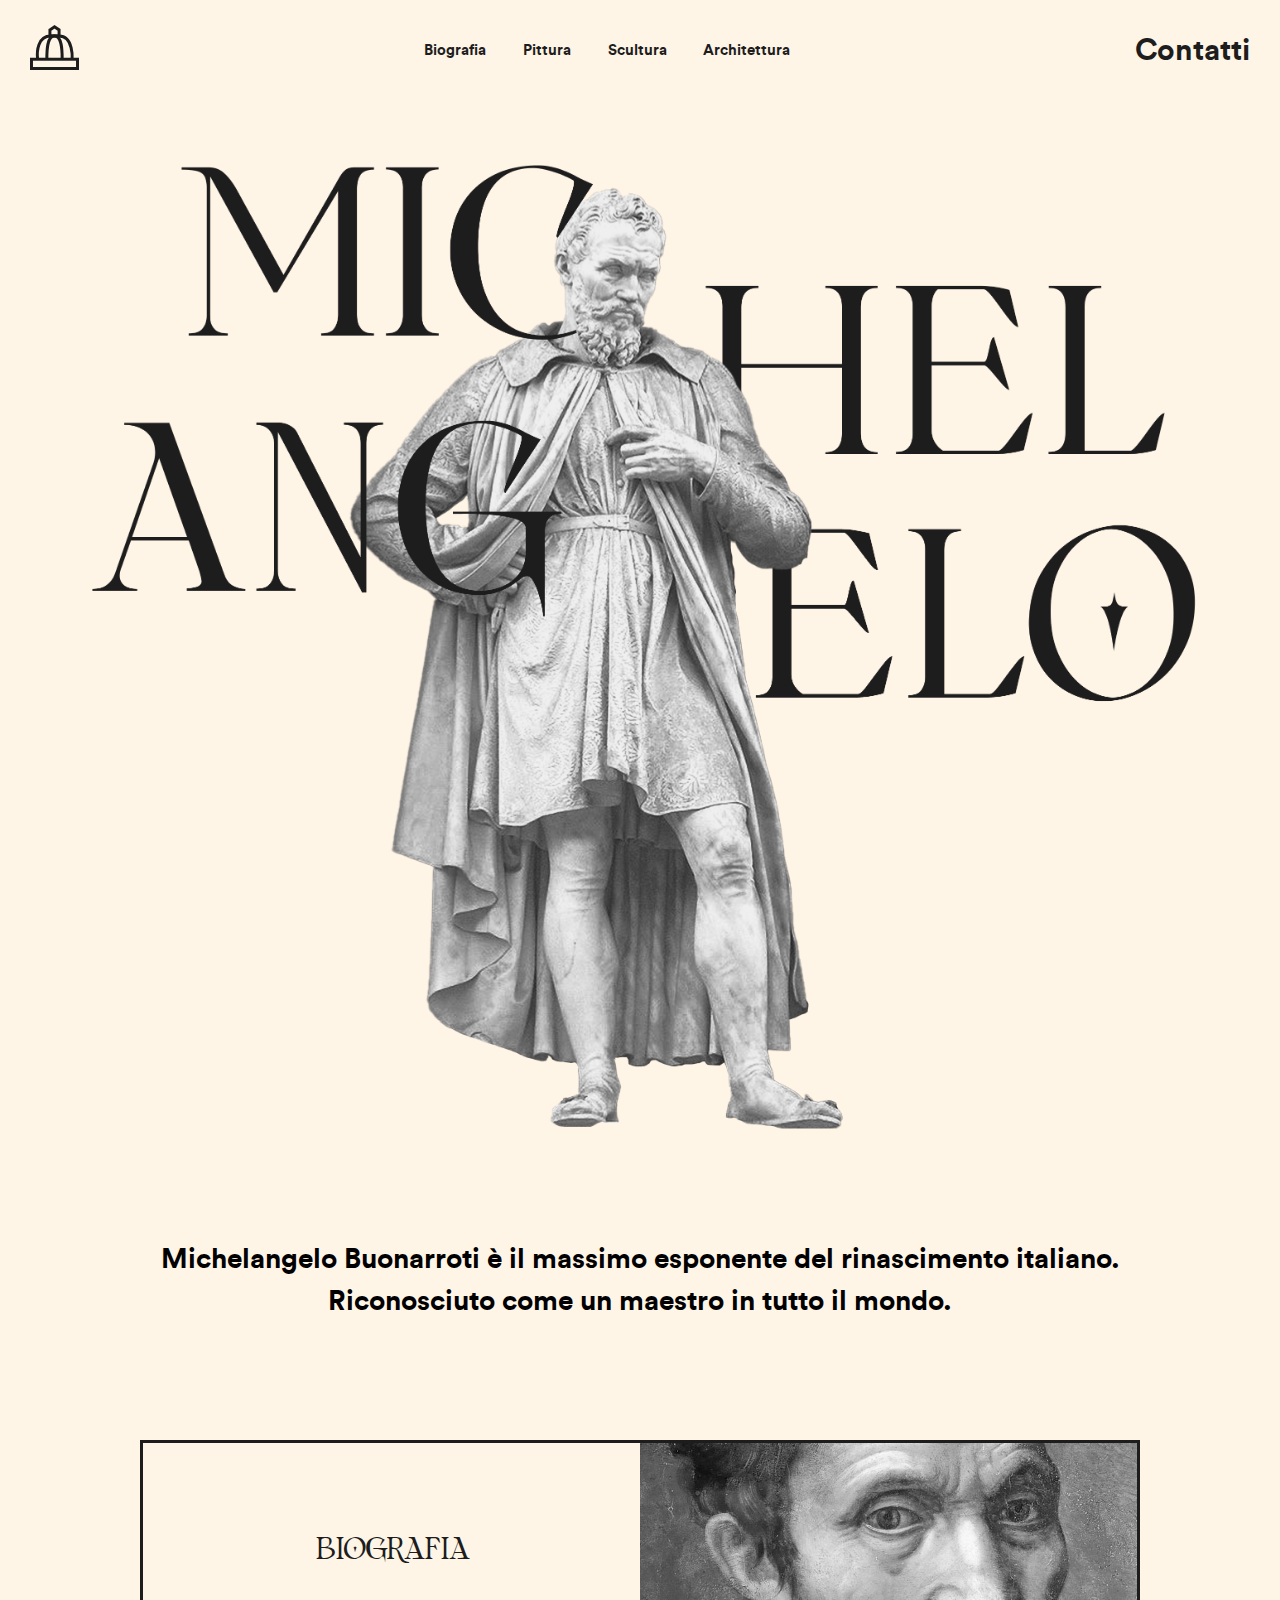
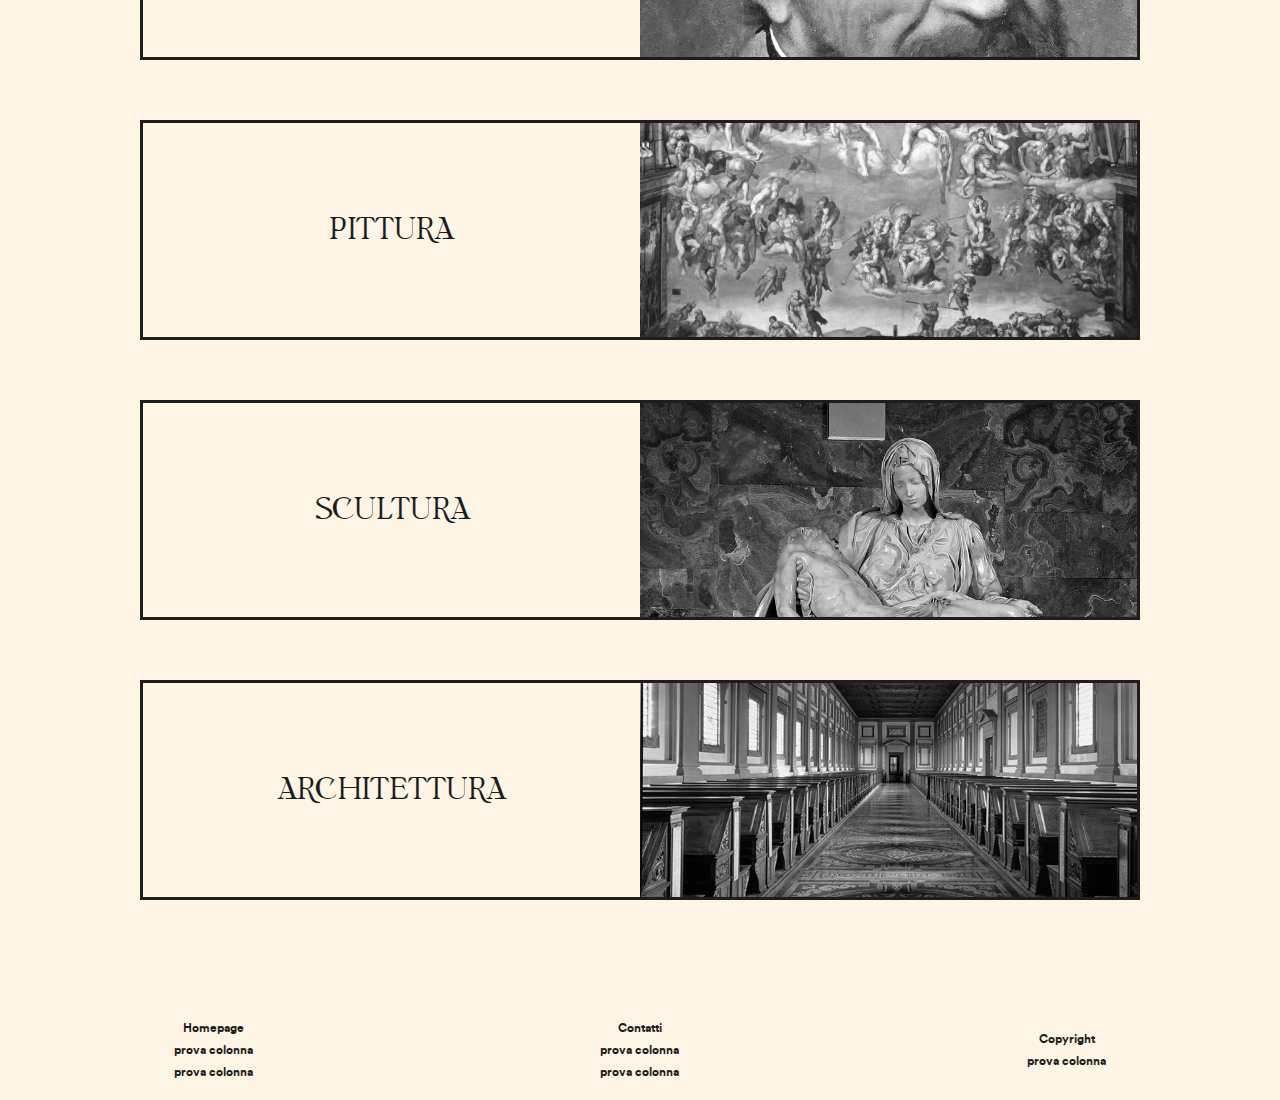
<file: index.html>
<!DOCTYPE html>
<html lang="en">
<head>
  <meta charset="UTF-8">
  <meta name="viewport" content="width=device-width, initial-scale=1.0">
  <meta http-equiv="X-UA-Compatible" content="ie=edge">
  <title>Michelangelo Buonarroti</title>
  <link rel="stylesheet" href="style.css">
  
</head>

<body>
    <header>
        <div class='Navbar'>
            <div class='NavElement'>
                <div><a href="index.html"><img src="image/marchio.svg" alt=""></a></div>
                <div class='NavCenter'>
                    <a href="biografia.html">Biografia</a>
                    <a href="pittura.html">Pittura</a>
                    <a href="scultura.html">Scultura</a>
                    <a href="architettura.html">Architettura</a>
                </div>
                <div><a href="Contatti.html">Contatti</a></div>
            </div>
        </div>
    </header>
    <div class='Front'>
        <img src="image/Front.png">
    </div>

    <div class="seo">
       <h1> Michelangelo Buonarroti è il massimo esponente del rinascimento italiano. <br>
        Riconosciuto come un maestro in tutto il mondo.
       </h1>
    </div>
    <section class="testo home">
        <div class='textbox'>
            <p></p>
        </div>
    </section>
    <div class="menu">
        <div class="card">
            
            <a href="biografia.html">
                <p>Biografia</p>
                <img src="image/Michelangelo_Buonarroti_2.jpg">
            </a>
        </div>

        <div class="card">
            <a href="pittura.html">
                <p>Pittura</p>
                <img src="image/giudizio universale.jpeg">
            </a>
        </div>

        <div class="card">
            <a href="scultura.html">
                <p>Scultura</p>
                <img src="image/pietà vaticana cover.jpg">
            </a>
        </div>

        <div class="card">
            <a href="architettura.html">
                <p>Architettura</p>
                <img src="image/Sala lettura della Biblioteca Laurenziana.jpg">
            </a>
        </div>
    </div>

   <div class="space"></div>

    <div class="footer">
        <div class="column">
            <a href="index.html">
                <p>Homepage</p>
            </a>
            <p>prova colonna</p>
            <p>prova colonna</p>
        </div>

        <div class="column">
            <a href="contatti.html">
                <p>Contatti</p>
                <p>prova colonna</p>
                <p>prova colonna</p>
            </a>
        </div>

        <div class="column">
            <p>Copyright</p>
            <p>prova colonna</p>
        </div>
    </div>
</body>
</html>
</file>
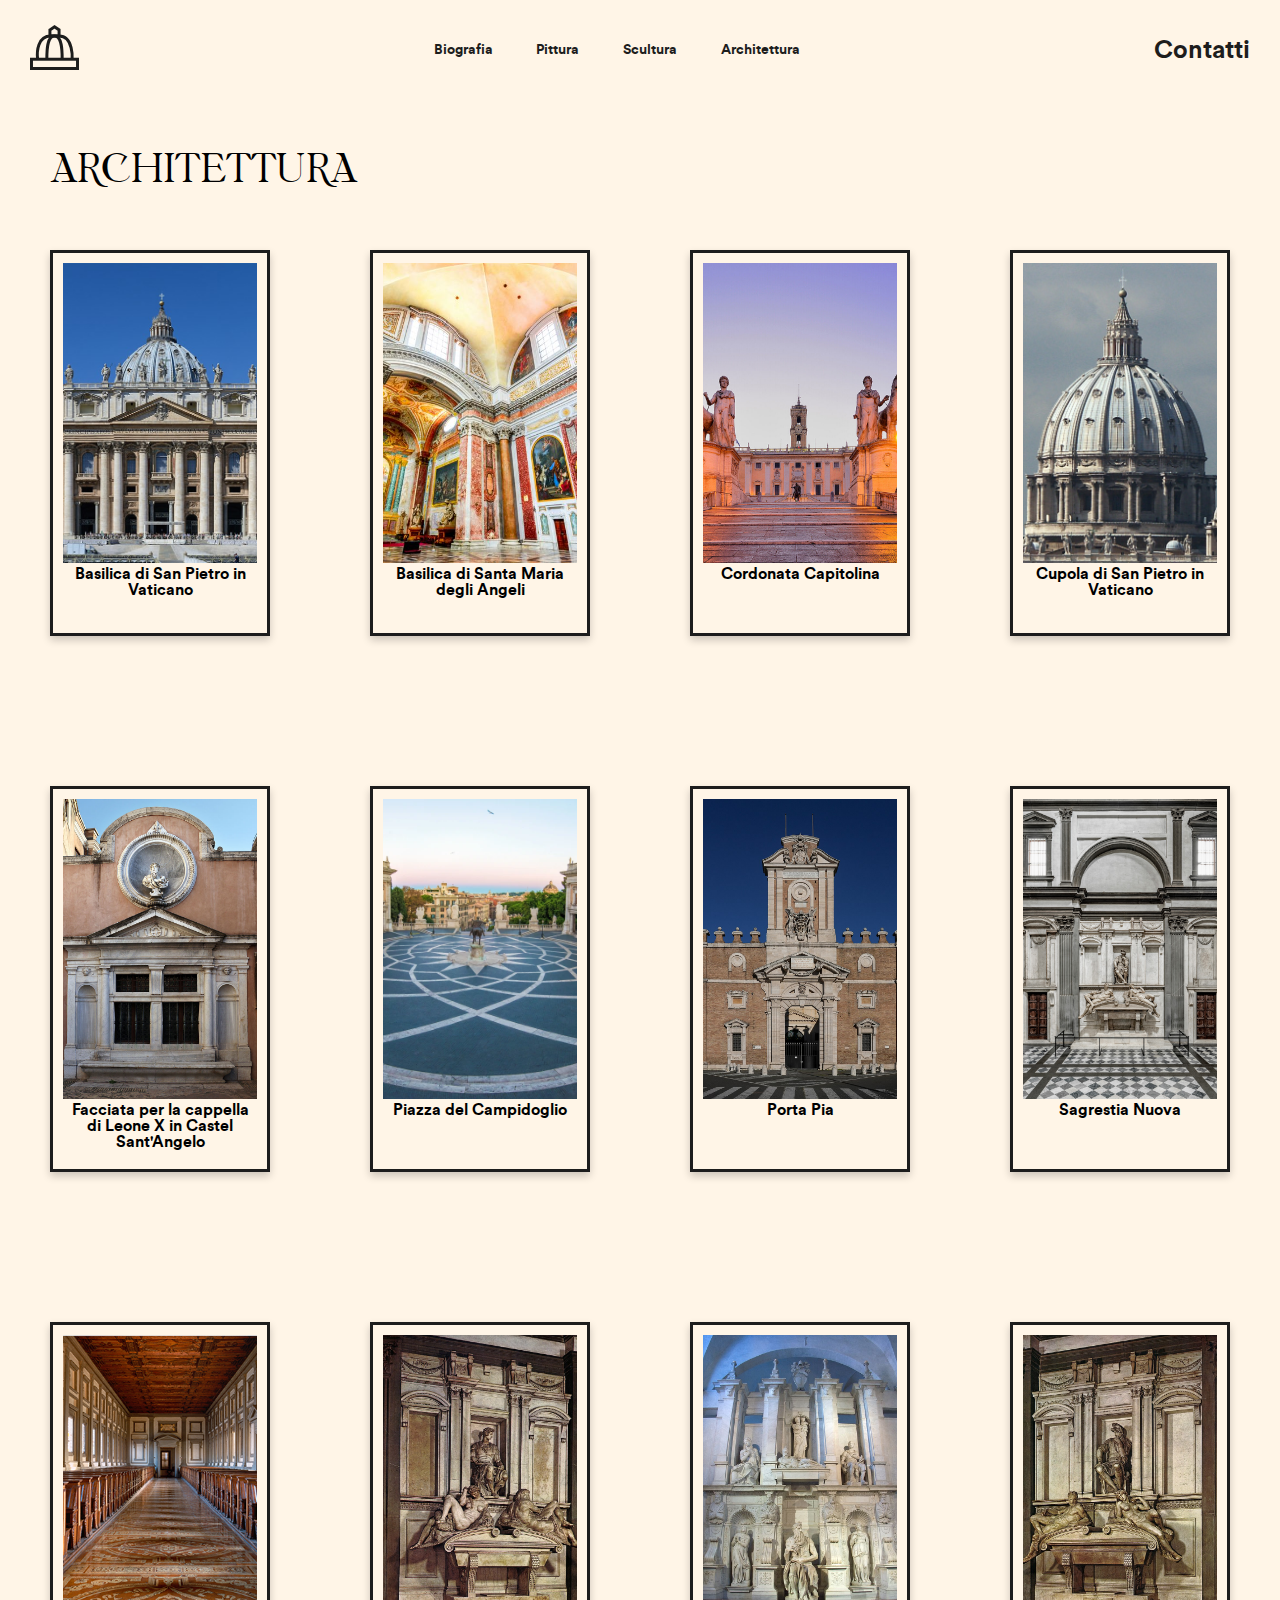
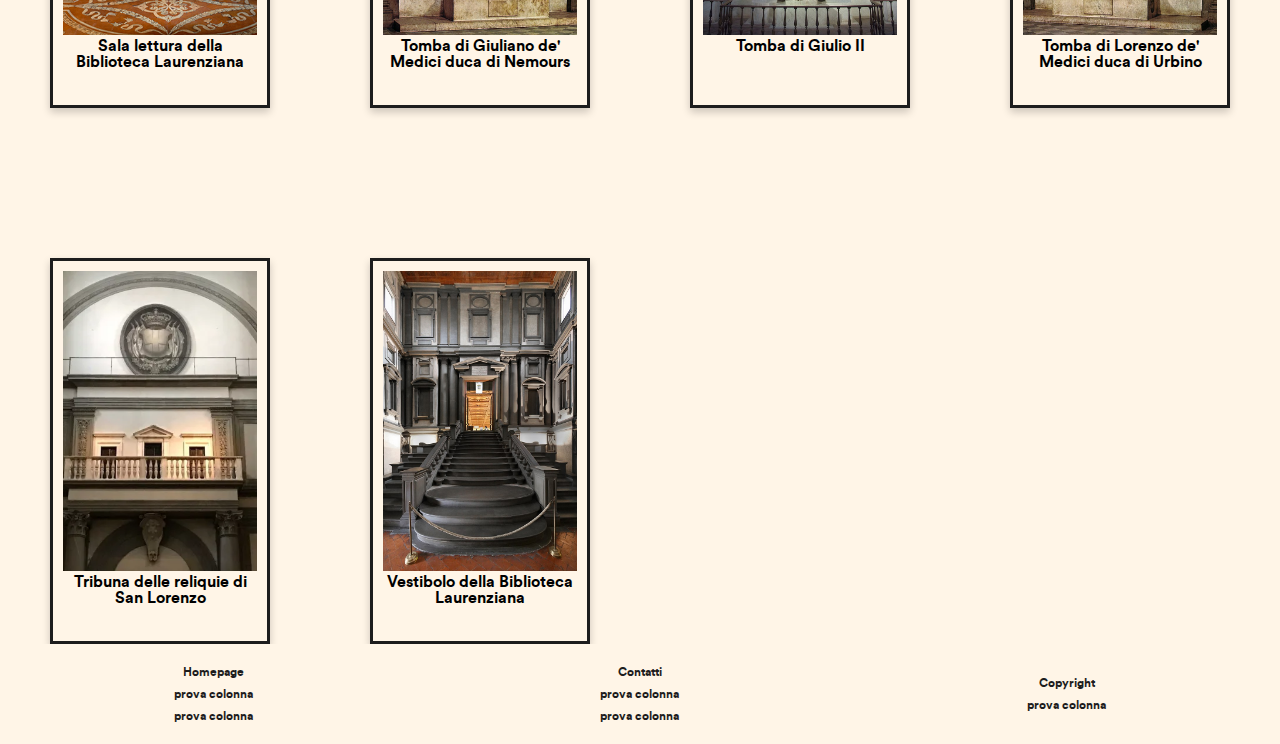
<file: architettura.html>
<!DOCTYPE html>
<html lang="en">
<head>
  <meta charset="UTF-8">
  <meta name="viewport" content="width=device-width, initial-scale=1.0">
  <meta http-equiv="X-UA-Compatible" content="ie=edge">
  <title>Michelangelo Buonarroti</title>
  <link rel="stylesheet" href="opere.css">
 
</head>

<body>
    <header>
        <div class='Navbar'>
            <div class='NavElement'>
                <div><a href="index.html"><img src="image/marchio.svg" alt=""></a></div>
                <div class='NavCenter'>
                    <a href="biografia.html">Biografia</a>
                    <a href="pittura.html">Pittura</a>
                    <a href="scultura.html">Scultura</a>
                    <a href="architettura.html">Architettura</a>
                </div>
                <div><a href="Contatti.html">Contatti</a></div>
            </div>
        </div>
    </header>
    <div class="titolo">
        <h1>ARCHITETTURA</h1>
    </div>
 <div class="menu">
   
    <div class="row"> 
        <div class="card">
            <a href="basilicadisanpietro.html">
                <img src="image/Basilica di San Pietro in Vaticano.jpg">
                <h1>Basilica di San Pietro in Vaticano</h1>
            </a>
        </div> 
     </div>

        <div class="row">
        <div class="card">
            <a href="basilicadisantamariadegliangeli.html">
                <img src="image/basilica di Santa Maria degli Angeli.jpg">
                <h1>Basilica di Santa Maria degli Angeli</h1>
             </a>
        </div>
          </div>

        <div class="row">
        <div class="card">
            <a href="cordonatacapitolina.html">
                <img src="image/Cordonata Capitolina.jpg">
                <h1>Cordonata Capitolina</h1>
            </a>
        </div>
          </div>

         <div class="row">
        <div class="card">
            <a href="cupoladisanpietroinvaticano.html">
                <img src="image/Cupola di San Pietro in Vaticano.jpg">
                <h1>Cupola di San Pietro in Vaticano</h1>
            </a>
        </div>
          </div>

          <div class="row">
        <div class="card">
            <a href="facciata.html">
                <img src="image/Facciata per la cappella di Leone X in Castel Sant'Angelo.JPG">
                <h1>Facciata per la cappella di Leone X in Castel Sant'Angelo</h1>
            </a>
        </div>
          </div>

        <div class="row">
        <div class="card">
            <a href="piazzadelcampidoglio.html">
                <img src="image/Piazza del Campidoglio.webp">
                <h1>Piazza del Campidoglio</h1>
            </a>
        </div>
          </div>

       <div class="row">
        <div class="card">
            <a href="portapia.html">
                <img src="image/Porta Pia.jpg">
                <h1>Porta Pia</h1>
            </a>
        </div>
          </div>

         <div class="row">
        <div class="card">
            <a href="sagrestianuova.html">
                <img src="image/sagrestia nuova.jpg">
                <h1>Sagrestia Nuova</h1>
            </a>
        </div>
          </div>

          <div class="row">
        <div class="card">
            <a href="salaletturabiblioteca.html">
                <img src="image/Sala lettura della Biblioteca Laurenziana.jpg">
                <h1>Sala lettura della Biblioteca Laurenziana</h1>
            </a>
        </div>
          </div>

          <div class="row">
        <div class="card">
            <a href="tombadigiuliano.html">
                <img src="image/Tomba di Giuliano de' Medici duca di Nemours.jpg">
                <h1>Tomba di Giuliano de' Medici duca di Nemours</h1>
            </a>
        </div>
          </div>

         <div class="row">
        <div class="card">
            <a href="tombadigiulio.html">
                <img src="image/tomba di giulio II.jpg">
                <h1>Tomba di Giulio II</h1>
            </a>
        </div>
          </div>

          <div class="row">
        <div class="card">
            <a href="tombadilorenzo.html">
                <img src="image/Tomba di Lorenzo de' Medici duca di Urbino.jpg">
                <h1>Tomba di Lorenzo de' Medici duca di Urbino</h1>
            </a>
        </div>
          </div>

        <div class="row">
        <div class="card">
            <a href="tribunadellereliquie.html">
                <img src="image/Tribuna delle reliquie di San Lorenzo.webp">
                <h1>Tribuna delle reliquie di San Lorenzo</h1>
            </a>
        </div>
          </div>

          <div class="row">
        <div class="card">
            <a href="vestibolo.html">
                <img src="image/Vestibolo della Biblioteca Laurenziana.jpg">
                <h1>Vestibolo della Biblioteca Laurenziana</h1>
            </a>
        </div>
          </div>
            </div>


    </section>
    <div class="space"></div>
    <div class="footer">
        <div class="column">
            <a href="index.html">
                <p>Homepage</p>
            </a>
            <p>prova colonna</p>
            <p>prova colonna</p>
        </div>

        <div class="column">
            <a href="contatti.html">
                <p>Contatti</p>
                <p>prova colonna</p>
                <p>prova colonna</p>
            </a>
        </div>

        <div class="column">
            <p>Copyright</p>
            <p>prova colonna</p>
        </div>
    </div>
</body>
</html>
</file>
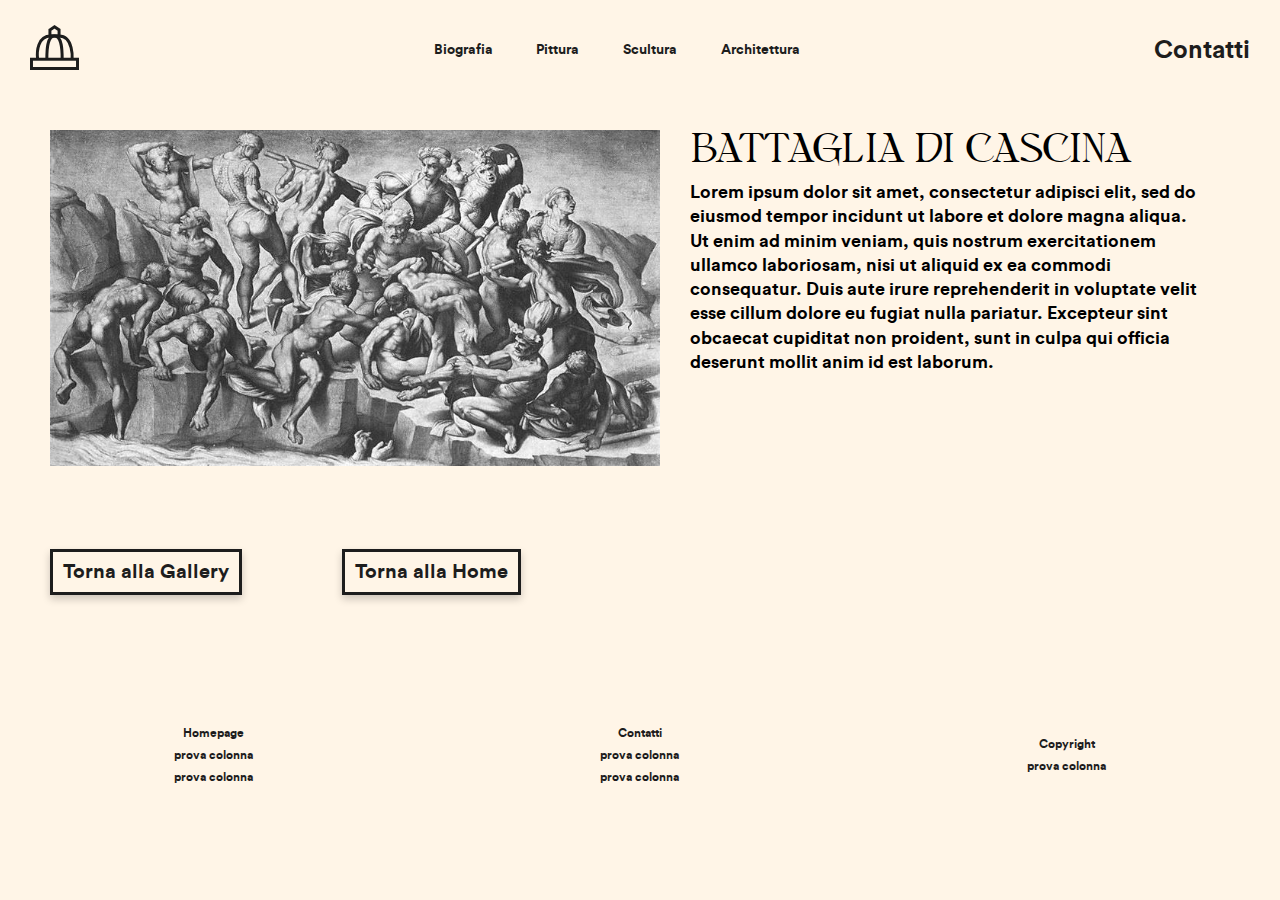
<file: battagliadicascina.html>
<!DOCTYPE html>
<html lang="en">
<head>
  <meta charset="UTF-8">
  <meta name="viewport" content="width=device-width, initial-scale=1.0">
  <meta http-equiv="X-UA-Compatible" content="ie=edge">
  <title>Michelangelo Buonarroti</title>
  <link rel="stylesheet" href="schedaopera.css">
 
</head>

<body>
    <header>
        <div class='Navbar'>
            <div class='NavElement'>
                <div><a href="index.html"><img src="image/marchio.svg" alt=""></a></div>
                <div class='NavCenter'>
                    <a href="biografia.html">Biografia</a>
                    <a href="pittura.html">Pittura</a>
                    <a href="scultura.html">Scultura</a>
                    <a href="architettura.html">Architettura</a>
                </div>
                <div><a href="Contatti.html">Contatti</a></div>
            </div>
        </div>
    </header>
    <div class="space1"></div>
<div class="scheda">
    <div class="opera">
       <img src="image/battaglia di cascina.jpg">
    </div>
    <div class="testo">
        <div class="titolo"><h1>Battaglia di Cascina</h1></div>
        
            <p>Lorem ipsum dolor sit amet, consectetur adipisci elit, sed do eiusmod tempor incidunt ut labore et dolore magna aliqua. Ut enim ad minim veniam, quis nostrum exercitationem ullamco laboriosam, nisi ut aliquid ex ea commodi consequatur. Duis aute irure reprehenderit in voluptate velit esse cillum dolore eu fugiat nulla pariatur. Excepteur sint obcaecat cupiditat non proident, sunt in culpa qui officia deserunt mollit anim id est laborum.
            </p>  
    </div>
</div>
 
    
  
  <div class="indietro">
      <a href="pittura.html"><h2>Torna alla Gallery</h2></a>
        <a href="index.html"><h2>Torna alla Home</h2></a>
      </div>





    <div class="space"></div>
     <div class="footer">
        <div class="column">
            <a href="index.html">
                <p>Homepage</p>
            </a>
            <p>prova colonna</p>
            <p>prova colonna</p>
        </div>

        <div class="column">
            <a href="contatti.html">
                <p>Contatti</p>
                <p>prova colonna</p>
                <p>prova colonna</p>
            </a>
        </div>

        <div class="column">
            <p>Copyright</p>
            <p>prova colonna</p>
        </div>
    </div>
</body>
</html>
</file>
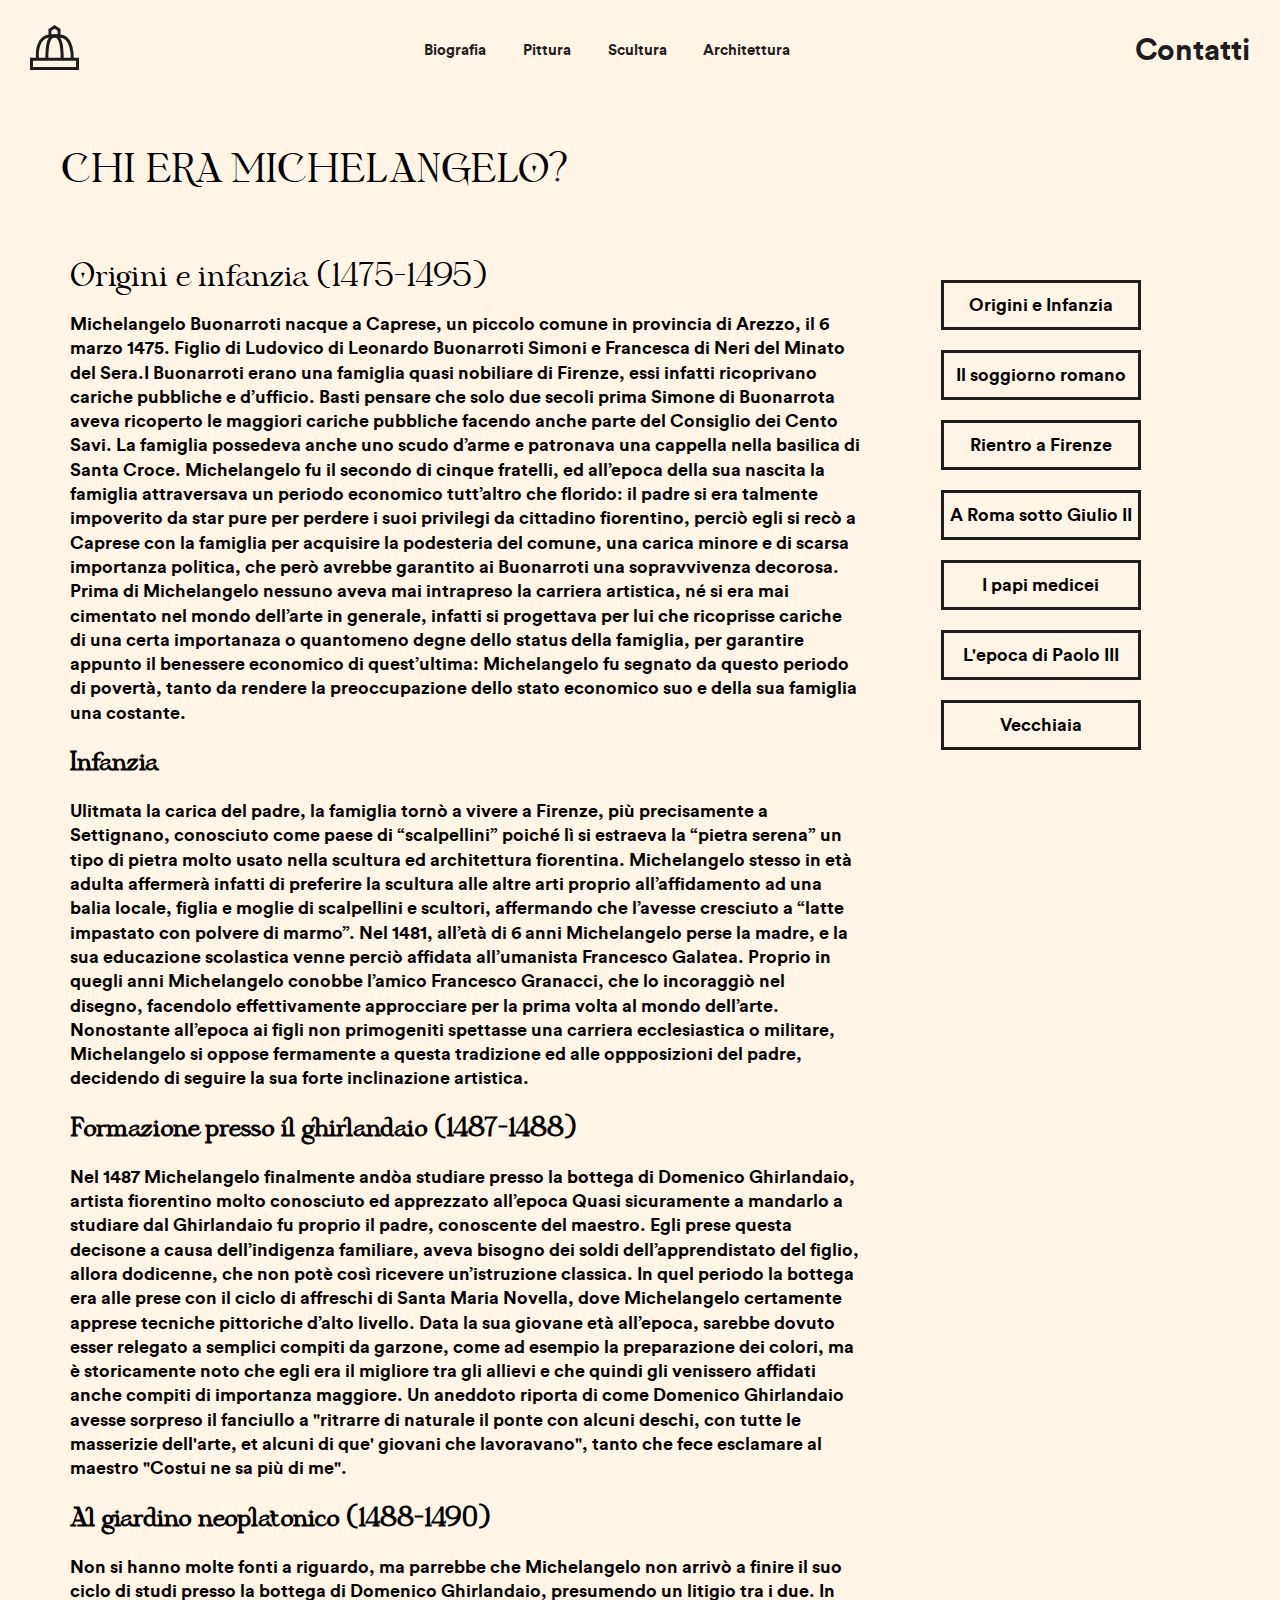
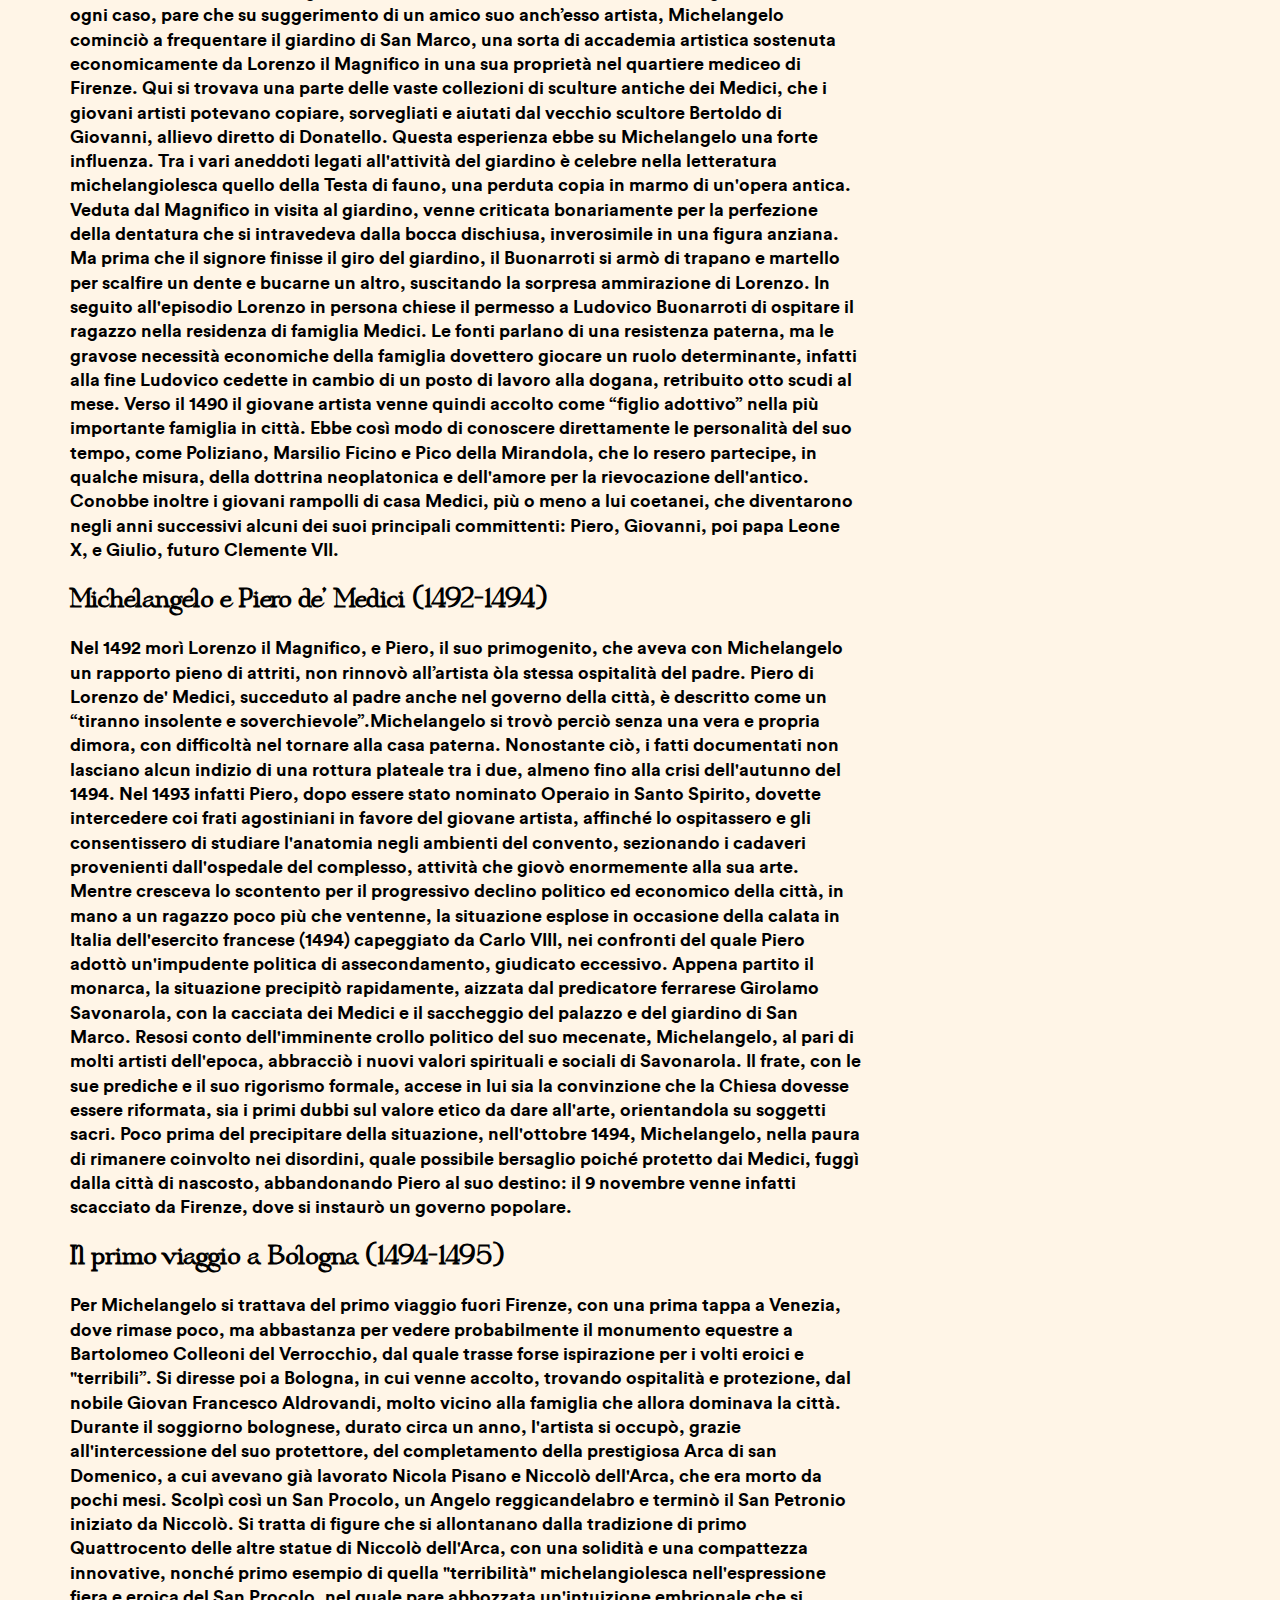
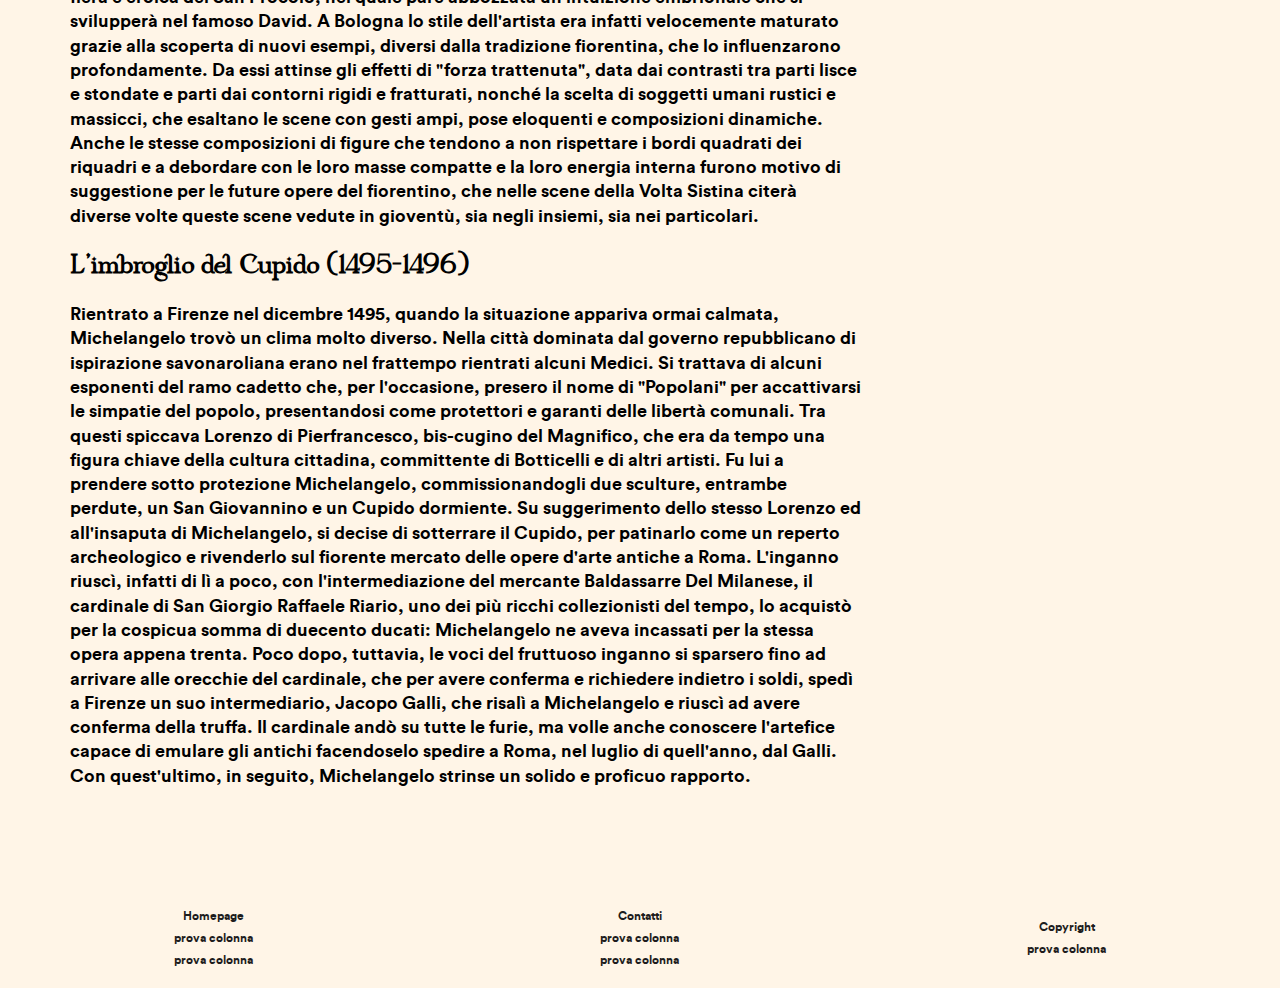
<file: biografia.html>
<!DOCTYPE html>
<html lang="en">
<head>
  <meta charset="UTF-8">
  <meta name="viewport" content="width=device-width, initial-scale=1.0">
  <meta http-equiv="X-UA-Compatible" content="ie=edge">
  <title>Michelangelo Buonarroti</title>
  <link rel="stylesheet" href="style.css">
  
 
</head>

<body>
    <header>
        <div class='Navbar'>
            <div class='NavElement'>
                <div><a href="index.html"><img src="image/marchio.svg" alt=""></a></div>
                <div class='NavCenter'>
                    <a href="biografia.html">Biografia</a>
                    <a href="pittura.html">Pittura</a>
                    <a href="scultura.html">Scultura</a>
                    <a href="architettura.html">Architettura</a>
                </div>
                <div><a href="Contatti.html">Contatti</a></div>
            </div>
        </div>
    </header>

    <div class="Sottotitolo">
        <div>
            <h1>Chi era Michelangelo?</h1>
        </div>
    </div>

    <div class="bio">
        <div class="content">
            <div id="primo">
                <h1 > Origini e infanzia (1475-1495)</h1>
                <p>Michelangelo Buonarroti nacque a Caprese, un piccolo comune in provincia di Arezzo, il 6 marzo 1475. Figlio di Ludovico di Leonardo Buonarroti Simoni e Francesca di Neri del Minato del Sera.I Buonarroti erano una famiglia quasi nobiliare di Firenze, essi infatti ricoprivano cariche pubbliche e d’ufficio. Basti pensare che solo due secoli prima Simone di Buonarrota aveva ricoperto le maggiori cariche pubbliche facendo anche parte del Consiglio dei Cento Savi. La famiglia possedeva anche uno scudo d’arme e patronava una cappella nella basilica di Santa Croce. Michelangelo fu il secondo di cinque fratelli, ed all’epoca della sua nascita la famiglia attraversava un periodo economico tutt’altro che florido: il padre si era talmente impoverito da star pure per perdere i suoi privilegi da cittadino fiorentino, perciò egli si recò a Caprese con la famiglia per acquisire la podesteria del comune, una carica minore e di scarsa importanza politica, che però avrebbe garantito ai Buonarroti una sopravvivenza decorosa. Prima di Michelangelo nessuno aveva mai intrapreso la carriera artistica, né si era mai cimentato nel mondo dell’arte in generale, infatti si progettava per lui che ricoprisse cariche di una certa importanaza o quantomeno degne dello status della famiglia, per garantire appunto il benessere economico di quest’ultima: Michelangelo fu segnato da questo periodo di povertà, tanto da rendere la preoccupazione dello stato economico suo e della sua famiglia una costante.
                    <br>
                    <b>Infanzia</b>
                    <br>
                    Ulitmata la carica del padre, la famiglia tornò a vivere a Firenze, più precisamente a Settignano, conosciuto come paese di “scalpellini” poiché lì si estraeva la “pietra serena” un tipo di pietra molto usato nella scultura ed architettura fiorentina. Michelangelo stesso in età adulta affermerà infatti di preferire la scultura alle altre arti proprio all’affidamento ad una balia locale, figlia e moglie di scalpellini e scultori, affermando che l’avesse cresciuto a “latte impastato con polvere di marmo”.
                    Nel 1481, all’età di 6 anni Michelangelo perse la madre, e la sua educazione scolastica venne perciò affidata all’umanista Francesco Galatea. Proprio in quegli anni Michelangelo conobbe l’amico Francesco Granacci, che lo incoraggiò nel disegno, facendolo effettivamente approcciare per la prima volta al mondo dell’arte. Nonostante all’epoca ai figli non primogeniti spettasse una carriera ecclesiastica o militare, Michelangelo si oppose fermamente a questa tradizione ed alle oppposizioni del padre, decidendo di seguire la sua forte inclinazione artistica.
                    <br>
                    <b>Formazione presso il ghirlandaio (1487-1488)</b>
                    <br>
                    Nel 1487 Michelangelo finalmente andòa studiare presso la bottega di Domenico Ghirlandaio, artista fiorentino molto conosciuto ed apprezzato all’epoca
                    Quasi sicuramente a mandarlo a studiare dal Ghirlandaio fu proprio il padre, conoscente del maestro. Egli prese questa decisone a causa dell’indigenza familiare, aveva bisogno dei soldi dell’apprendistato del figlio, allora dodicenne, che non potè così ricevere un’istruzione classica.
                    In quel periodo la bottega era alle prese con il ciclo di affreschi di Santa Maria Novella, dove Michelangelo certamente apprese tecniche pittoriche d’alto livello. Data la sua giovane età all’epoca, sarebbe dovuto esser relegato a semplici compiti da garzone, come ad esempio la preparazione dei colori, ma è storicamente noto che egli era il migliore tra gli allievi e che quindi gli venissero affidati anche compiti di importanza maggiore.
                    Un aneddoto riporta di come Domenico Ghirlandaio avesse sorpreso il fanciullo a "ritrarre di naturale il ponte con alcuni deschi, con tutte le masserizie dell'arte, et alcuni di que' giovani che lavoravano", tanto che fece esclamare al maestro "Costui ne sa più di me". 
                    <br>
                    <b>Al giardino neoplatonico (1488-1490)</b>
                    <br>
                    Non si hanno molte fonti a riguardo, ma parrebbe che Michelangelo non arrivò a finire il suo ciclo di studi presso la bottega di Domenico Ghirlandaio, presumendo un litigio tra i due.
                    In ogni caso, pare che su suggerimento di un amico suo anch’esso artista, Michelangelo cominciò a frequentare il giardino di San Marco, una sorta di accademia artistica sostenuta economicamente da Lorenzo il Magnifico in una sua proprietà nel quartiere mediceo di Firenze. Qui si trovava una parte delle vaste collezioni di sculture antiche dei Medici, che i giovani artisti potevano copiare, sorvegliati e aiutati dal vecchio scultore Bertoldo di Giovanni, allievo diretto di Donatello. Questa esperienza ebbe su Michelangelo una forte influenza.
                    Tra i vari aneddoti legati all'attività del giardino è celebre nella letteratura michelangiolesca quello della Testa di fauno, una perduta copia in marmo di un'opera antica. Veduta dal Magnifico in visita al giardino, venne criticata bonariamente per la perfezione della dentatura che si intravedeva dalla bocca dischiusa, inverosimile in una figura anziana. Ma prima che il signore finisse il giro del giardino, il Buonarroti si armò di trapano e martello per scalfire un dente e bucarne un altro, suscitando la sorpresa ammirazione di Lorenzo. In seguito all'episodio Lorenzo in persona chiese il permesso a Ludovico Buonarroti di ospitare il ragazzo nella residenza di famiglia Medici. Le fonti parlano di una resistenza paterna, ma le gravose necessità economiche della famiglia dovettero giocare un ruolo determinante, infatti alla fine Ludovico cedette in cambio di un posto di lavoro alla dogana, retribuito otto scudi al mese.
                    Verso il 1490 il giovane artista venne quindi accolto come “figlio adottivo” nella più importante famiglia in città. Ebbe così modo di conoscere direttamente le personalità del suo tempo, come Poliziano, Marsilio Ficino e Pico della Mirandola, che lo resero partecipe, in qualche misura, della dottrina neoplatonica e dell'amore per la rievocazione dell'antico. Conobbe inoltre i giovani rampolli di casa Medici, più o meno a lui coetanei, che diventarono negli anni successivi alcuni dei suoi principali committenti: Piero, Giovanni, poi papa Leone X, e Giulio, futuro Clemente VII.
                    <br>
                    <b>Michelangelo e Piero de' Medici (1492-1494)</b>
                    <br>
                    Nel 1492 morì Lorenzo il Magnifico, e Piero, il suo primogenito, che aveva con Michelangelo un rapporto pieno di attriti, non rinnovò all’artista òla stessa ospitalità del padre. Piero di Lorenzo de' Medici, succeduto al padre anche nel governo della città, è descritto come un “tiranno insolente e soverchievole”.Michelangelo si trovò perciò senza una vera e propria dimora, con difficoltà nel tornare alla casa paterna. Nonostante ciò, i fatti documentati non lasciano alcun indizio di una rottura plateale tra i due, almeno fino alla crisi dell'autunno del 1494.
                    Nel 1493 infatti Piero, dopo essere stato nominato Operaio in Santo Spirito, dovette intercedere coi frati agostiniani in favore del giovane artista, affinché lo ospitassero e gli consentissero di studiare l'anatomia negli ambienti del convento, sezionando i cadaveri provenienti dall'ospedale del complesso, attività che giovò enormemente alla sua arte.
                    Mentre cresceva lo scontento per il progressivo declino politico ed economico della città, in mano a un ragazzo poco più che ventenne, la situazione esplose in occasione della calata in Italia dell'esercito francese (1494) capeggiato da Carlo VIII, nei confronti del quale Piero adottò un'impudente politica di assecondamento, giudicato eccessivo. Appena partito il monarca, la situazione precipitò rapidamente, aizzata dal predicatore ferrarese Girolamo Savonarola, con la cacciata dei Medici e il saccheggio del palazzo e del giardino di San Marco.
                    Resosi conto dell'imminente crollo politico del suo mecenate, Michelangelo, al pari di molti artisti dell'epoca, abbracciò i nuovi valori spirituali e sociali di Savonarola. Il frate, con le sue prediche e il suo rigorismo formale, accese in lui sia la convinzione che la Chiesa dovesse essere riformata, sia i primi dubbi sul valore etico da dare all'arte, orientandola su soggetti sacri.
                    Poco prima del precipitare della situazione, nell'ottobre 1494, Michelangelo, nella paura di rimanere coinvolto nei disordini, quale possibile bersaglio poiché protetto dai Medici, fuggì dalla città di nascosto, abbandonando Piero al suo destino: il 9 novembre venne infatti scacciato da Firenze, dove si instaurò un governo popolare.
                    <br>
                    <b>Il primo viaggio a Bologna (1494-1495)</b>
                    <br>
                    Per Michelangelo si trattava del primo viaggio fuori Firenze, con una prima tappa a Venezia, dove rimase poco, ma abbastanza per vedere probabilmente il monumento equestre a Bartolomeo Colleoni del Verrocchio, dal quale trasse forse ispirazione per i volti eroici e "terribili”.
                    Si diresse poi a Bologna, in cui venne accolto, trovando ospitalità e protezione, dal nobile Giovan Francesco Aldrovandi, molto vicino alla famiglia che allora dominava la città. Durante il soggiorno bolognese, durato circa un anno, l'artista si occupò, grazie all'intercessione del suo protettore, del completamento della prestigiosa Arca di san Domenico, a cui avevano già lavorato Nicola Pisano e Niccolò dell'Arca, che era morto da pochi mesi. Scolpì così un San Procolo, un Angelo reggicandelabro e terminò il San Petronio iniziato da Niccolò. Si tratta di figure che si allontanano dalla tradizione di primo Quattrocento delle altre statue di Niccolò dell'Arca, con una solidità e una compattezza innovative, nonché primo esempio di quella "terribilità" michelangiolesca nell'espressione fiera e eroica del San Procolo, nel quale pare abbozzata un'intuizione embrionale che si svilupperà nel famoso David.
                    A Bologna lo stile dell'artista era infatti velocemente maturato grazie alla scoperta di nuovi esempi, diversi dalla tradizione fiorentina, che lo influenzarono profondamente. Da essi attinse gli effetti di "forza trattenuta", data dai contrasti tra parti lisce e stondate e parti dai contorni rigidi e fratturati, nonché la scelta di soggetti umani rustici e massicci, che esaltano le scene con gesti ampi, pose eloquenti e composizioni dinamiche. Anche le stesse composizioni di figure che tendono a non rispettare i bordi quadrati dei riquadri e a debordare con le loro masse compatte e la loro energia interna furono motivo di suggestione per le future opere del fiorentino, che nelle scene della Volta Sistina citerà diverse volte queste scene vedute in gioventù, sia negli insiemi, sia nei particolari.
                    <br>
                    <b>L'imbroglio del Cupido (1495-1496)</b>
                    <br>
                    Rientrato a Firenze nel dicembre 1495, quando la situazione appariva ormai calmata, Michelangelo trovò un clima molto diverso. Nella città dominata dal governo repubblicano di ispirazione savonaroliana erano nel frattempo rientrati alcuni Medici. Si trattava di alcuni esponenti del ramo cadetto che, per l'occasione, presero il nome di "Popolani" per accattivarsi le simpatie del popolo, presentandosi come protettori e garanti delle libertà comunali. Tra questi spiccava Lorenzo di Pierfrancesco, bis-cugino del Magnifico, che era da tempo una figura chiave della cultura cittadina, committente di Botticelli e di altri artisti. Fu lui a prendere sotto protezione Michelangelo, commissionandogli due sculture, entrambe perdute, un San Giovannino e un Cupido dormiente.
                    Su suggerimento dello stesso Lorenzo ed all'insaputa di Michelangelo, si decise di sotterrare il Cupido, per patinarlo come un reperto archeologico e rivenderlo sul fiorente mercato delle opere d'arte antiche a Roma. L'inganno riuscì, infatti di lì a poco, con l'intermediazione del mercante Baldassarre Del Milanese, il cardinale di San Giorgio Raffaele Riario, uno dei più ricchi collezionisti del tempo, lo acquistò per la cospicua somma di duecento ducati: Michelangelo ne aveva incassati per la stessa opera appena trenta.
                    Poco dopo, tuttavia, le voci del fruttuoso inganno si sparsero fino ad arrivare alle orecchie del cardinale, che per avere conferma e richiedere indietro i soldi, spedì a Firenze un suo intermediario, Jacopo Galli, che risalì a Michelangelo e riuscì ad avere conferma della truffa. Il cardinale andò su tutte le furie, ma volle anche conoscere l'artefice capace di emulare gli antichi facendoselo spedire a Roma, nel luglio di quell'anno, dal Galli. Con quest'ultimo, in seguito, Michelangelo strinse un solido e proficuo rapporto.

                </p>
            </div>

            <div id="secondo">
                <h1 >Il soggiorno romano (1496-1501)</h1>
                <p> 
                    <b>Arrivo a Roma e il Bacco (1496-1497)</b>
                    <br>
                    Arrivò a Roma il 25 giugno 1496. Il giorno stesso il cardinale mostrò a Michelangelo la sua manutenzione di sculture antiche, chiedendogli se se la sentiva di fare qualcosa di simile. Neppure dieci giorni dopo, l'artista iniziò a scolpire una statua a tutto tondo di un Bacco, raffigurato come un adolescente in preda all'ebbrezza, in cui è già leggibile l'impatto con la statuaria classica: l'opera infatti presenta una resa naturalistica del corpo, con effetti illusivi e tattili simili a quelli della scultura ellenistica; inedita per l'epoca è l'espressività e l'elasticità delle forme, unite al tempo stesso con un'essenziale semplicità dei particolari. Il Bacco è una delle poche opere perfettamente finite di Michelangelo e dal punto di vista tecnico segna il suo ingresso nella maturità artistica.
                    L'opera, forse rifiutata dal cardinale Riario, rimase in casa di Jacopo Galli, dove Michelangelo viveva. Il cardinale Riario mise a disposizione di Michelangelo la sua cultura e la sua collezione, contribuendo con ciò in maniera determinante al miglioramento del suo stile, ma soprattutto lo introdusse nell'ambiente cardinalizio dal quale sarebbero arrivate presto importantissime commissioni. Eppure, ancora una volta Michelangelo mostrò ingratitudine verso il mecenate di turno: a proposito del Riario fece scrivere dal suo biografo Condivi che era un ignorante e non gli aveva commissionato nulla.
                   <br>
                   <b> Pietà (1497-1499)</b>
                    <br>
                    Grazie sempre all'intermediazione di Jacopo Galli, Michelangelo ricevette altre importanti commissioni in ambito ecclesiastico, tra cui forse la Madonna di Manchester, la tavola dipinta della Deposizione per Sant'Agostino, forse il perduto dipinto con le Stigmate di san Francesco per San Pietro in Montorio, e, soprattutto, una Pietà in marmo per la chiesa di Santa Petronilla, oggi nella Basilica di San Pietro.
                    Quest'ultima opera, che suggellò la definitiva consacrazione di Michelangelo nell'arte scultorea - ad appena ventidue anni - era stata commissionata dal cardinale francese Jean de Bilhères de La Groslaye, ambasciatore di Carlo VIII presso papa Alessandro VI, che desiderava forse adoperarla per la propria sepoltura. Il contatto tra i due dovette avvenire nel novembre 1497, in seguito al quale l'artista partì alla volta di Carrara per scegliere un blocco di marmo adeguato; la firma del contratto vero e proprio si ebbe poi solo nell'agosto del 1498.
                    La Pietà fu importante nell'esperienza artistica di Michelangelo non solo perché fu il suo primo capolavoro ma anche perché fu la prima opera da lui fatta in marmo di Carrara, che da questo momento divenne la materia primaria per la sua creatività. A Carrara l'artista manifestò un altro aspetto della personalità: la consapevolezza del proprio talento. Lì infatti acquistò non solo il blocco di marmo per la Pietà, ma anche diversi altri blocchi, nella convinzione che - considerato il suo talento - le occasioni per utilizzarli non sarebbero mancate. Cosa ancora più insolita per un artista di quei tempi, Michelangelo si convinse che per scolpire le proprie statue non aveva bisogno di committenti: avrebbe potuto scolpire di propria iniziativa opere da vendere una volta terminate. In pratica Michelangelo diventava un imprenditore di sé stesso e investiva sul proprio talento senza aspettare che altri lo facessero per lui.
                     
                </p>
            </div>

            <div id="terzo">
                <h1>Rientro a Firenze (1501-1504)</h1>
                <p>
                    <b>Passaggio per Siena (1501)</b>
                    <br>
                    Nel 1501 Michelangelo decise di tornare a Firenze. Prima di partire Jacopo Galli gli ottenne una nuova commissione, questa volta per il cardinale Francesco Todeschini Piccolomini, futuro papa Pio III. Si trattava di realizzare quindici statue di Santi di grandezza leggermente inferiore al naturale, per l'altare Piccolomini nel Duomo di Siena, composto architettonicamente una ventina di anni prima da Andrea Bregno. Alla fine l'artista ne realizzò solo quattro (San Paolo, San Pietro, un San Pio e San Gregorio), spedendole da Firenze fino al 1504, per di più con un uso massiccio di aiuti. La commissione delle statue senesi, destinate a nicchie anguste, iniziava infatti a essere ormai troppo stretta per la sua fama, in luce soprattutto delle prestigiose opportunità che si stavano profilando a Firenze.
                    <br>
                    <b>Rientro a Firenze: il David (1501)</b>
                    <br>
                    Nel 1501 Michelangelo era già rientrato a Firenze. Il suo ritorno coincise con l'avvio di una stagione di commissioni di grande prestigio, che testimoniano la grande reputazione che l'artista si era conquistato durante gli anni passati a Roma.
                    Il 16 agosto del 1501 l'Opera del Duomo di Firenze gli affidò ad esempio una colossale statua del David da collocare in uno dei contrafforti esterni posti nella zona absidale della cattedrale. Si trattava di un'impresa resa complicata dal fatto che il blocco di marmo assegnato era stato precedentemente sbozzato da Agostino di Duccio nel 1464 e da Antonio Rossellino nel 1476, col rischio che fossero state ormai asportate porzioni di marmo indispensabili alla buona conclusione del lavoro.
                    Nonostante la difficoltà, Michelangelo iniziò a lavorare su quello che veniva chiamato "il Gigante" nel settembre del 1501 e completò l'opera in tre anni. L'artista affrontò il tema dell'eroe in maniera insolita rispetto all'iconografia data dalla tradizione, rappresentandolo come un uomo giovane e nudo, dall'atteggiamento pacato ma pronto a una reazione. I fiorentini riconobbero immediatamente la statua come un capolavoro. Così, anche se il David era nato per l'Opera del Duomo e quindi per essere osservato da un punto di vista ribassato e non certo frontale, la Signoria decise di farne il simbolo della città e come tale venne collocata nel luogo col maggior valore simbolico: piazza della Signoria. 
                    Contemporaneamente alla collocazione del David, Michelangelo potrebbe essere stato coinvolto nella realizzazione del profilo scultoreo inciso sulla facciata di Palazzo Vecchio conosciuto come L'Importuno di Michelangelo. L'ipotesi su un possibile coinvolgimento di Michelangelo nella creazione del profilo si fonda sulla forte somiglianza di quest'ultimo con un profilo disegnato dall'artista. Inoltre il profilo fu probabilmente scolpito con il permesso delle autorità cittadine, infatti la facciata di Palazzo Vecchio era costantemente presieduta da guardie. Quindi il suo autore godeva di una certa considerazione e libertà d'azione. Lo stile fortemente caratterizzato del profilo scolpito è vicino a quello dei profili di teste maschili disegnati da Michelangelo nei primi anni del XVI secolo. Quindi anche il ritratto scultoreo di Palazzo Vecchio dovrebbe essere datato all'inizio del XVI secolo, la sua esecuzione coinciderebbe con la collocazione del David.
                    Leonardo e Michelangelo
                    Leonardo dimostrò interesse per il David, copiandolo in un suo disegno (sebbene non potesse condividere la spiccata muscolarità dell'opera), ma anche Michelangelo fu influenzato dall'arte di Leonardo. Nel 1501 il maestro da Vinci espose nella Santissima Annunziata un cartone con la Sant'Anna con la Vergine, il Bambino e l'agnellino (perduto), che "fece maravigliare tutti gl'artefici”. Lo stesso Michelangelo vide il cartone, restando forse impressionato dalle nuove idee pittoriche di avvolgimento atmosferico e di indeterminatezza spaziale e psicologica, ed è quasi certo che l'abbia studiato, come dimostrano i disegni di quegli anni, dai tratti più dinamici, con una maggiore animazione dei contorni e con una maggiore attenzione al problema del legame tra le figure, risolto spesso in gruppi articolati in maniera dinamica. La questione dell'influenza leonardesca è un argomento controverso tra gli studiosi, ma una parte di essi ne legge le tracce nei due tondi scultorei da lui eseguiti negli anni immediatamente successivi. Ampiamente riconosciute sono indubbiamente due delle innovazioni stilistiche di Leonardo assunte e fatte proprie nello stile di Michelangelo: la costruzione piramidale delle figure umane, ampie rispetto agli sfondi naturali, e il "contrapposto", portato al massimo grado dal Buonarroti, che rende dinamiche le persone.
                    <br>
                    <b>Nuove commissioni (1502-1504)</b>
                    <br>
                    Il David tenne occupato Michelangelo fino al 1504, senza impedire però che si imbarcasse in altri progetti, spesso a carattere pubblico, come il perduto David bronzeo per un maresciallo del Re di Francia, una Madonna col Bambino per il mercante di panni fiammingo Alexandre Mouscron per la sua cappella familiare a Bruges e una serie di tondi. Nel 1503-1505 circa scolpì il Tondo Pitti, realizzato in marmo su commissione di Bartolomeo Pitti. In questa scultura spicca il diverso rilievo dato ai soggetti, dalla figura appena accennata di Giovanni Battista (precoce esempio di "non-finito"), alla finitezza della Vergine, la cui testa ad altorilievo arriva a uscire dal confine della cornice.
                    Tra il 1503 e il 1504 realizzò un tondo dipinto per Agnolo Doni, rappresentante la Sacra Famiglia con altre figure. In essa, i protagonisti sono grandiose proporzioni e dinamicamente articolati, sullo sfondo di un gruppo di ignudi. I colori sono audacemente vivaci, squillanti, e i corpi trattati in maniera scultorea ebbero un effetto folgorante sugli artisti contemporanei. Evidente è qui il distacco netto e totale dalla pittura leonardesca: per Michelangelo la migliore pittura è quella che maggiormente si avvicina alla scultura, cioè quella che possedeva il più elevato grado di plasticità possibile e, dopo le prove a olio non terminate, realizzerà qui un esempio di pittura innovativa, pur con la tradizionale tecnica della tempera. Curiosa è la vicenda legata al pagamento dell'opera: dopo la consegna il Doni, mercante molto attento alle economie, stimò l'opera una cifra "scontata" rispetto al pattuito, facendo infuriare l'artista che si riprese la tavola, esigendo semmai il doppio del prezzo convenuto. Al mercante non restò che pagare senza esitazione pur di ottenere il dipinto. Al di là del valore aneddotico dell'episodio, lo si può annoverare fra i primissimi esempi (se non il primo in assoluto) di ribellione dell'artista nei confronti del committente, secondo il concetto allora assolutamente nuovo della superiorità dell'artista-creatore rispetto al pubblico (e quindi alla committenza).
                    Del 1504-1506 circa è infine il marmoreo Tondo Taddei, commissionato da Taddeo Taddei: si tratta di un'opera dall'attribuzione più incerta, dove comunque spicca l'effetto non-finito, presente nel trattamento irregolare del fondo dal quale le figure sembrano emergere.
                    <br>
                    <b>Gli Apostoli per il Duomo (1503)</b>
                    <br>
                    Il 24 aprile 1503, Michelangelo ricevette anche un'impegnativa con i consoli dell'Arte della Lana fiorentina per la realizzazione di dodici statue marmoree a grandezza naturale degli Apostoli, destinate a decorare le nicchie nei pilastri che reggono la cupola della cattedrale fiorentina, da completarsi al ritmo di una all'anno.
                    Il contratto non poté essere onorato per varie vicissitudini e l'artista fece in tempo a sbozzare solo un San Matteo, uno dei primi, vistosi esempi di non-finito.
                    <br>
                    <b>La Battaglia di Cascina (1504)</b>
                    <br>
                    Tra l'agosto e il settembre 1504, gli venne commissionato un monumentale affresco per la Sala Grande del Consiglio in Palazzo Vecchio che doveva decorare una delle pareti, alta più di sette metri. L'opera doveva celebrare le vittorie fiorentine, in particolare l'episodio della Battaglia di Cascina, vinta contro i pisani nel 1364, che doveva andare a fare pendant con la Battaglia di Anghiari dipinta da Leonardo sulla parete vicina.
                    Michelangelo fece in tempo a realizzare il solo cartone, sospeso nel 1505, quando partì per Roma, e ripreso l'anno dopo, nel 1506, prima di andare perduto; divenuto subito uno strumento di studio obbligatorio per i contemporanei, e la sua memoria è tramandata sia da studi autografi sia da copie di altri artisti. Più che sulla battaglia in sé, il dipinto si focalizzava sullo studio anatomico delle numerose figure di "ignudi", colte in pose di notevole sforzo fisico.
                    <br>
                    <b>Il ponte sul Corno d'Oro (1504 circa)</b>
                    <br>
                    Come riporta Ascanio Condivi, tra il 1504 e il 1506 il sultano di Costantinopoli avrebbe proposto all'artista, la cui fama iniziava già a travalicare i confini nazionali, di occuparsi della progettazione di un ponte sul Corno d'Oro, tra Istanbul e Pera. Pare che l'artista avesse addirittura preparato un modello per la colossale impresa e alcune lettere confermano l'ipotesi di un viaggio nella capitale ottomana.
                    Si tratterebbe del primo cenno alla volontà di imbarcarsi in un grande progetto di architettura, molti anni prima dell'esordio ufficiale in quest'arte con la facciata per San Lorenzo a Firenze.
                    <br>
                    <b>Il progetto per il tamburo di Santa Maria del Fiore (1507)</b>
                    <br>
                    Nell'estate 1507 Michelangelo fu incaricato dagli Operai di Santa Maria del Fiore di presentare, entro la fine del mese di agosto, un disegno o un modello per il concorso relativo al completamento del tamburo della cupola del Brunelleschi. Secondo Giuseppe Marchini, Michelangelo avrebbe inviato alcuni disegni a un legnaiolo per la costruzione del modello, che lo stesso studioso ha riconosciuto in quello identificato con il numero 143 nella serie conservata presso il Museo dell'Opera del Duomo. Questo presenta un'impostazione sostanzialmente filologica, tesa a mantenere una certa continuità con la preesistenza, mediante l'inserimento di una serie di specchiature rettangolari in marmo verde di Prato allineate ai capitelli delle paraste angolari; era prevista un'alta trabeazione, chiusa da un cornicione dalle forme analoghe a quello di Palazzo Strozzi. Tuttavia questo modello non fu accolto dalla commissione giudicatrice, che successivamente approvò il disegno di Baccio d'Agnolo; il progetto prevedeva l'inserimento di un massiccio ballatoio alla sommità, ma i lavori furono interrotti nel 1515, sia per lo scarso favore ottenuto, sia a causa dell'opposizione di Michelangelo, che, secondo il Vasari, definì l'opera di Baccio d'Agnolo una gabbia per grilli.
                    Intorno al 1516 Michelangelo eseguì alcuni disegni (conservati presso Casa Buonarroti) e fece costruire, probabilmente, un nuovo modello ligneo, identificato, seppur con ampie riserve, col numero 144 nell'inventario del Museo dell'Opera di Santa Maria del Fiore. Ancora una volta si registra l'abolizione del ballatoio, a favore di un maggiore risalto degli elementi portanti; in particolare un disegno mostra l'inserimento di alte colonne binate libere in corrispondenza degli angoli dell'ottagono, sormontate da una serie di cornici fortemente aggettanti (un'idea che sarà successivamente elaborata anche per la cupola della basilica di San Pietro in Vaticano). Le idee di Michelangelo non furono comunque concretizzate.
                    </p>
            </div>

            <div id="quarto">
                <h1>A Roma sotto Giulio II (1505-1513)</h1>
                <p>
                    <b>La tomba di Giulio II, primo progetto (1505) </b>
                    <br>
                    Fu probabilmente Giuliano da Sangallo a raccontare a papa Giulio II Della Rovere, eletto nel 1503, gli strabilianti successi fiorentini di Michelangelo. Papa Giulio infatti si era dedicato a un ambizioso programma di governo che intrecciava saldamente politica e arte, circondandosi dei più grandi artisti viventi (tra cui Bramante e, in seguito, Raffaello) nell'obiettivo di restituire a Roma e alla sua autorità la grandezza del passato imperiale.
                    Chiamato a Roma nel marzo 1505, Michelangelo ottenne il compito di realizzare una sepoltura monumentale per il papa, da collocarsi nella tribuna (in via di completamento) della basilica di San Pietro. Artista e committente si accordarono in tempi relativamente brevi (appena due mesi) sul progetto e sul compenso, permettendo a Michelangelo, riscosso un consistente acconto, di dirigersi subito a Carrara per scegliere personalmente i blocchi di marmo da scolpire.
                    Il primo progetto, noto tramite le fonti, prevedeva una colossale struttura architettonica isolata nello spazio, con una quarantina di statue, dimensionate in scala superiore al naturale, su tutte e quattro le facciate dell'architettura.
                    Il lavoro di scelta ed estrazione dei blocchi richiese otto mesi, dal maggio al dicembre del 1505.
                    Secondo il fedele biografo Ascanio Condivi, in quel periodo Michelangelo pensò a un grandioso progetto, di scolpire un colosso nella montagna stessa, che potesse guidare i naviganti: i sogni di tale irraggiungibile grandezza facevano parte dopotutto della personalità dell'artista e non sono ritenuti frutto della fantasia del biografo, anche per l'esistenza di un'edizione del manoscritto con note appuntate su dettature di Michelangelo stesso (in cui l'opera è definita "una pazzia", ma che l'artista avrebbe realizzato se avesse potuto vivere di più). Nella sua fantasia Michelangelo sognava di emulare gli antichi con progetti che avrebbero richiamato meraviglie come il colosso di Rodi o la statua gigantesca di Alessandro Magno che Dinocrates, citato in Vitruvio, avrebbe voluto modellare nel Monte Athos.
                    <br>
                    <b>Rottura e riconciliazione col papa (1505-1508)</b> 
                    <br>
                    Durante la sua assenza si mise in moto a Roma una sorta di complotto ai danni di Michelangelo, mosso dalle invidie tra gli artisti della cerchia papale. La scia di popolarità che aveva anticipato l'arrivo a Roma dello scultore fiorentino doveva infatti averlo reso subito impopolare tra gli artisti al servizio di Giulio II, minacciando il favore del pontefice e la relativa disposizione dei fondi che, per quanto immensi, non erano infiniti. Pare che fu in particolare il Bramante, architetto di corte incaricato di avviare - pochi mesi dopo la stipula del contratto della tomba - il grandioso progetto di rinnovo della basilica costantiniana, a distogliere l'attenzione del papa dal progetto della sepoltura, giudicata di cattivo auspicio per una persona ancora in vita e nel pieno di ambiziosi progetti.
                    Fu così che nella primavera del 1506 Michelangelo, mentre tornava a Roma carico di marmi e di aspettative dopo gli estenuanti mesi di lavoro nelle cave, fece l'amara scoperta che il suo progetto mastodontico non era più al centro degli interessi del papa, accantonato in favore dell'impresa della basilica e di nuovi piani bellici contro Perugia e Bologna.
                    Il Buonarroti chiese invano un'udienza chiarificatrice per avere la conferma della commissione ma, non riuscendo a farsi ricevere nonché sentendosi minacciato (scrisse «s'i' stava a Roma penso che fussi fatta prima la sepoltura mia, che quella del papa»), fuggì da Roma sdegnato e in tutta fretta, il 18 aprile 1506. A niente servirono i cinque corrieri papali mandati per dissuaderlo e tornare indietro, che lo inseguirono raggiungendolo a Poggibonsi. Rintanato nell'amata e protettiva Firenze, riprese alcuni lavori interrotti, come il San Matteo e la Battaglia di Cascina. Ci vollero ben tre brevi del papa inviati alla Signoria di Firenze e le continue insistenze del gonfaloniere Pier Soderini («Noi non vogliamo per te far guerra col papa e metter lo Stato nostro a risico»), perché Michelangelo prendesse infine in considerazione l'ipotesi della riconciliazione. L'occasione venne data dalla presenza del papa a Bologna, dove aveva sconfitto i Bentivoglio: qui l'artista raggiunse il pontefice il 21 novembre 1506 e, in un incontro all'interno del Palazzo D'Accursio, narrato con toni coloriti dal Condivi, ottenne l'incarico di fondere una scultura in bronzo che rappresentasse lo stesso pontefice a figura intera, seduto e in grande dimensione, da collocare al di sopra della Porta Magna di Jacopo della Quercia, nella facciata della basilica civica di San Petronio.
                    L'artista si fermò quindi a Bologna per il tempo necessario all'impresa, circa due anni. A luglio 1507 avvenne la fusione e il 21 febbraio 1508 l'opera venne scoperta e installata, ma non ebbe vita lunga. Poco amata per l'espressione del papa-conquistatore, più minacciosa che benevolente, fu abbattuta in una notte del 1511, durante il rovesciamento dalla città e il rientro temporaneo dei Bentivoglio. I rottami, quasi cinque tonnellate di metallo, vennero inviati al duca di Ferrara Alfonso d'Este, rivale del papa, che li fuse in una bombarda, battezzata per dileggio la Giulia, mentre la testa bronzea era conservata in un armadio. Una parvenza di come doveva apparire questo bronzo michelangiolesco possiamo averla osservando la scultura di Gregorio XIII, ancora oggi conservata sul portale del vicino Palazzo Comunale, forgiata da Alessandro Menganti nel 1580.
                    <br><b>La volta della Cappella Sistina (1508-1512) </b> <br>
                    «Senza aver visto la Cappella Sistina non è possibile formare un'idea completa di ciò che un uomo è capace di raggiungere.» <br> ~Johann Wolfgang von Goethe <br>
                    I rapporti con Giulio II rimasero comunque sempre tempestosi, per il forte temperamento che li accomunava, irascibile e orgoglioso, ma anche estremamente ambizioso. A marzo del 1508 l'artista si sentiva sciolto dagli obblighi col pontefice, prendendo in affitto una casa a Firenze e dedicandosi ai progetti sospesi, in particolare quello degli Apostoli per la cattedrale. Nell'aprile Pier Soderini gli manifestò la volontà di affidargli una scultura di Ercole e Caco. Il 10 maggio però un breve papale lo raggiunge ingiungendogli di presentarsi alla corte papale.
                    Subito Giulio II decise di occupare l'artista con una nuova, prestigiosa impresa, la ridecorazione della volta della Cappella Sistina. A causa del processo di assestamento dei muri, si era infatti aperta, nel maggio del 1504, una crepa nel soffitto della cappella rendendola inutilizzabile per molti mesi; rinforzata con catene poste nel locale sovrastante da Bramante, la volta aveva bisogno però di essere ridipinta. L'impresa si dimostrava di proporzioni colossali ed estremamente complessa, ma avrebbe dato a Michelangelo l'occasione di dimostrare la sua capacità di superare i limiti in un'arte quale la pittura, che tutto sommato non sentiva come sua e non gli era congeniale. L'8 maggio di quell'anno l'incarico venne dunque accettato e formalizzato.
                    Come nel progetto della tomba, anche l'impresa della Sistina fu caratterizzata da intrighi e invidie ai danni di Michelangelo, che sono documentati da una lettera del carpentiere e capomastro fiorentino Piero Rosselli spedita a Michelangelo il 10 maggio 1506. In essa il Rosselli racconta di una cena servita nelle stanze vaticane qualche giorno prima, a cui aveva assistito. Il papa in quell'occasione aveva confidato a Bramante l'intenzione di affidare a Michelangelo la ridipintura della volta, ma l'architetto urbinate aveva risposto sollevando dubbi sulle reali capacità del fiorentino, scarsamente esperto nell'affresco.
                    Nel contratto del primo progetto erano previsti dodici apostoli nei peducci, mentre nel campo centrale partimenti con decorazioni geometriche. Di questo progetto rimangono due disegni di Michelangelo, uno al British Museum e uno a Detroit.
                    Insoddisfatto, l'artista ottenne di poter ampliare il programma iconografico, raccontando la storia dell'umanità "ante legem", cioè prima che Dio inviasse le Tavole della Legge: al posto degli Apostoli mise sette Profeti e cinque Sibille, assisi su troni fiancheggiati da pilastrini che sorreggono la cornice; quest'ultima delimita lo spazio centrale, diviso in nove scompartimenti attraverso la continuazione delle membrature architettoniche ai lati di troni; in questi scomparti sono raffigurati episodi tratti della Genesi, disposti in ordine cronologico partendo dalla parete dell'altare: Separazione della luce dalle tenebre, Creazione degli astri e delle piante, Separazione della terra dalle acque, Creazione di Adamo, Creazione di Eva, Peccato originale e cacciata dal Paradiso terrestre, Sacrificio di Noè, Diluvio universale, Ebbrezza di Noè; nei cinque scomparti che sormontano i troni lo spazio si restringe lasciando posto a Ignudi che reggono ghirlande con foglie di quercia, allusione al casato del papa cioè Della Rovere, e medaglioni bronzei con scene tratte dall'Antico Testamento; nelle lunette e nelle vele vi sono le quaranta generazioni degli Antenati di Cristo, riprese dal Vangelo di Matteo; infine nei pennacchi angolari si trovano quattro scene bibliche, che si riferiscono ad altrettanti eventi miracolosi a favore del popolo eletto: Giuditta e Oloferne, Davide e Golia, Punizione di Aman e il Serpente di bronzo. L'insieme è organizzato in un partito decorativo complesso, che rivela le sue indubbie capacità anche in campo architettonico, destinate a rivelarsi pienamente negli ultimi decenni della sua attività.
                    Il tema generale degli affreschi della volta è il mistero della Creazione di Dio, che raggiunge il culmine nella realizzazione dell'uomo a sua immagine e somiglianza. Con l'incarnazione di Cristo, oltre a riscattare l'umanità dal peccato originale, si raggiunge il perfetto e ultimo compimento della creazione divina, innalzando l'uomo ancora di più verso Dio. In questo senso appare più chiara la celebrazione che fa Michelangelo della bellezza del corpo umano nudo. Inoltre la volta celebra la concordanza fra Antico e Nuovo Testamento, dove il primo prefigura il secondo, e la previsione della venuta di Cristo in ambito ebraico (con i profeti) e pagano (con le sibille).
                    Montato il ponteggio Michelangelo iniziò a dipingere le tre storie di Noè gremite di personaggi. Il lavoro, di per sé massacrante, era aggravato dall'insoddisfazione di sé tipica dell'artista, dai ritardi nel pagamento dei compensi e dalle continue richieste di aiuto da parte dei familiari. Nelle scene successive la rappresentazione divenne via via più essenziale e monumentale: il Peccato originale e cacciata dal Paradiso terrestre e la Creazione di Eva mostrano corpi più massicci e gesti semplici ma retorici; dopo un'interruzione dei lavori, e vista la volta dal basso nel suo complesso e senza i ponteggi, lo stile di Michelangelo cambiò, accentuando maggiormente la grandiosità e l'essenzialità delle immagini, fino a rendere la scena occupata da un'unica grandiosa figura annullando ogni riferimento al paesaggio circostante, come nella Separazione della luce dalle tenebre. Nel complesso della volta queste variazioni stilistiche non si notano, anzi vista dal basso gli affreschi hanno un aspetto perfettamente unitario, dato anche dall'uso di un'unica, violenta cromia, recentemente riportata alla luce dal restauro concluso nel 1994.
                    In definitiva, la difficile sfida su un'impresa di dimensioni colossali e con una tecnica a lui non congeniale, con il diretto confronto coi grandi maestri fiorentini presso i quali si era formato (a partire da Ghirlandaio), poté dirsi pienamente riuscita oltre ogni aspettativa. Lo straordinario affresco venne inaugurato la vigilia di Ognissanti del 1512. Qualche mese dopo Giulio II moriva.
                    <br> <b>Il secondo e terzo progetto per la tomba di Giulio II (1513-1516) </b> <br>
                    Nel febbraio 1513, con la morte del papa, gli eredi decisero di riprendere il progetto della tomba monumentale, con un nuovo disegno e un nuovo contratto nel maggio di quell'anno. Si può immaginare Michelangelo desideroso di riprendere lo scalpello, dopo quattro anni di estenuante lavoro in un'arte che non era la sua prediletta. La modifica più sostanziale del nuovo monumento era l'addossamento a una parete e l'eliminazione della camera mortuaria, caratteristiche che vennero mantenute fino al progetto finale. L'abbandono del monumento isolato, troppo grandioso e dispendioso per gli eredi, comportò un maggiore affollamento di statue sulle facce visibili. Ad esempio le quattro figure sedute, invece che disporsi sulle due facciate, erano adesso previste in prossimità dei due angoli sporgenti sulla fronte. La zona inferiore aveva una partitura analoga, ma senza il portale centrale, sostituito da una fascia liscia che evidenziava l'andamento ascensionale. Lo sviluppo laterale era ancora consistente, poiché era ancora previsto il catafalco in posizione perpendicolare alla parete, sul quale la statua del papa giacente era retta, da due figure alate. Nel registro inferiore invece, su ciascun lato, restava ancora spazio per due nicchie che riprendevano lo schema del prospetto anteriore. Più in alto, sotto una corta volta a tutto sesto retta da pilastri, si trovava una Madonna col Bambino entro una mandorla e altre cinque figure.
                    Tra le clausole contrattuali c'era anche quella che legava l'artista, almeno sulla carta, a lavorare esclusivamente alla sepoltura papale, con un termine massimo di sette anni per il completamento.
                    Lo scultore si mise al lavoro di buona lena e sebbene non rispettò la clausola esclusiva per non precludersi ulteriori guadagni extra (come scolpendo il primo Cristo della Minerva, nel 1514), realizzò i due Prigioni oggi al Louvre (Schiavo morente e Schiavo ribelle) e il Mosè, che poi venne riutilizzato nella versione definitiva della tomba. I lavori vennero spesso interrotti per viaggi alle cave di Carrara.
                    Nel luglio 1516 si giunse a un nuovo contratto per un terzo progetto, che riduceva il numero delle statue. I lati vennero accorciati e il monumento andava assumendo così l'aspetto di una monumentale facciata, mossa da decorazioni scultoree. Al posto della partitura liscia al centro della facciata (dove si trovava la porta) viene forse previsto un rilievo bronzeo e, nel registro superiore, il catafalco viene sostituito da una figura del papa sorretto come in una Pietà da due figure sedute, coronate da una Madonna col Bambino sotto una nicchia. I lavori alla sepoltura vengono bruscamente interrotti dalla commissione da parte di Leone X dei lavori alla basilica di San Lorenzo.
                    <br><b>Michelangelo e Sebastiano del Piombo </b><br>
                    In quegli stessi anni, una competizione sempre più accesa con l'artista dominante della corte papale, Raffaello, lo portò a stringere un sodalizio con un altro talentuoso pittore, il veneziano Sebastiano del Piombo. Occupato da altri incarichi, Michelangelo spesso forniva disegni e cartoni al collega, che li trasformava in pittura. Tra questi ci fu ad esempio la Pietà di Viterbo.
                    Nel 1516 nacque una competizione tra Sebastiano e Raffaello, scatenata da una doppia commissione del cardinale Giulio de' Medici per due pale destinate alla sua sede di Narbona, in Francia. Michelangelo offrì un cospicuo aiuto a Sebastiano, disegnando la figura del Salvatore e del miracolato nella tela della Resurrezione di Lazzaro (oggi alla National Gallery di Londra). L'opera di Raffaello invece, la Trasfigurazione, venne completata solo dopo la scomparsa dell'artista nel 1520.
                </p>
            </div>

            <div id="quinto">
                <h1>A Firenze per i papi medicei (1516-1534) </h1>
                <p>
                    <b>La facciata di San Lorenzo (1516-1519) </b>
                    <br>
                    Nel frattempo il figlio di Lorenzo il Magnifico, Giovanni, era salito al soglio pontificio col nome di Leone X e la città di Firenze era tornata ai Medici nel 1511, comportando la fine del governo repubblicano con alcune apprensioni in particolare per i parenti di Michelangelo, che avevano perso incarichi d'ordine politico e i relativi compensi. Michelangelo lavorò per il nuovo papa fin dal 1514, quando rifece la facciata della sua cappella a Castel Sant'Angelo (dal novembre, opera perduta); nel 1515 la famiglia Buonarroti ottenne dal papa il titolo di conti palatini.
                    In occasione di un viaggio del papa a Firenze nel 1516, la facciata della chiesa "di famiglia" dei Medici, San Lorenzo, era stata ricoperta di apparati effimeri realizzati da Jacopo Sansovino e Andrea del Sarto. Il pontefice decise allora di indire un concorso per realizzare una vera facciata, a cui parteciparono Giuliano da Sangallo, Raffaello, Andrea e Jacopo Sansovino, nonché Michelangelo stesso, su invito del papa. La vittoria andò a quest'ultimo, all'epoca impegnato a Carrara e Pietrasanta per scegliere i marmi per il sepolcro di Giulio II. Il contratto è datato 19 gennaio 1518.
                    Il progetto di Michelangelo, per il quale vennero eseguiti numerosi disegni e ben due modelli lignei (uno è oggi a Casa Buonarroti) prevedeva una struttura a nartece con un prospetto rettangolare, forse ispirato a modelli di architettura classica, scandito da potenti membrature animate da statue in marmo, bronzo e da rilievi. Si sarebbe trattato di un passo fondamentale in architettura verso una concezione nuova di facciata, non più basata sulla mera aggregazione di elementi singoli, ma articolata in modo unitario, dinamico e fortemente plastico.
                    Il lavoro procedette però a rilento, a causa della scelta del papa di servirsi dei più economici marmi di Seravezza, la cui cava era mal collegata col mare, rendendo difficile il loro trasporto per via fluviale fino a Firenze. Nel settembre 1518 Michelangelo sfiorò anche la morte per una colonna di marmo che, durante il trasporto su un carro, si staccò colpendo micidialmente un operaio accanto a lui, un evento che lo sconvolse profondamente, come raccontò in una lettera a Berto da Filicaia datata 14 settembre 1518. In Versilia Michelangelo creò la strada per il trasporto dei marmi, ancora oggi esistente (anche se ampliata nel 1567 da Cosimo I). I blocchi venivano calati dalla cava di Trambiserra ad Azzano, davanti al Monte Altissimo, fino al Forte dei Marmi (insediamento sorto proprio in quell'occasione) e da lì imbarcate in mare e spedite a Firenze tramite l'Arno.
                    Nel marzo 1520 il contratto fu rescisso, per la difficoltà dell'impresa e i costi elevati. In quel periodo Michelangelo lavorò ai Prigioni per la tomba di Giulio II, in particolare ai quattro incompiuti oggi alla Galleria dell'Accademia. Scolpì probabilmente anche la statua del Genio della Vittoria di Palazzo Vecchio e alla nuova versione del Cristo risorto per Metello Vari (opera portata a Roma nel 1521), rifinita da suoi assistenti e posta nella basilica di Santa Maria sopra Minerva. Tra le commissioni ricevute e non portate a termine c'è una consulenza per Pier Soderini, per una cappella nella chiesa romana di San Silvestro in Capite (1518).
                    <br>
                    <b>La Sagrestia Nuova (1520-1534) </b>
                    <br>
                    Il mutamento dei desideri papali venne causato dai tragici eventi familiari legati alla morte degli ultimi eredi diretti della dinastia medicea: Giuliano Duca di Nemours nel 1516 e, soprattutto, Lorenzo Duca d'Urbino nel 1519. Per ospitare degnamente i resti dei due cugini, nonché quelli dei fratelli Magnifici Lorenzo e Giuliano, rispettivamente padre e zio di Leone X, il papa maturò l'idea di creare una monumentale cappella funebre, la Sagrestia Nuova, da ospitare nel complesso di San Lorenzo. L'opera venne affidata a Michelangelo prima ancora del definitivo annullamento della commissione della facciata; dopotutto l'artista poco tempo prima, il 20 ottobre 1519, si era offerto al pontefice per realizzare una sepoltura monumentale per Dante in Santa Croce, manifestando quindi la sua disponibilità a nuovi incarichi. La morte di Leone sospese il progetto solo per breve tempo, poiché già nel 1523 venne eletto suo cugino Giulio, che prese il nome di Clemente VII e confermò a Michelangelo tutti gli incarichi.
                    Il primo progetto michelangiolesco era quello di un monumento isolato al centro della sala ma, in seguito a discussioni con i committenti, lo cambiò prevedendo di collocare le tombe dei Capitani addossate al centro delle pareti laterali, mentre quelle dei Magnifici, addossate entrambe alla parete di fondo davanti all'altare.
                    L'opera venne iniziata nel 1525 circa: la struttura in pianta si rifaceva alla Sagrestia Vecchia, sempre nella chiesa di San Lorenzo, del Brunelleschi: a pianta quadrata e con piccolo sacello anch'esso quadrato. Grazie alle membrature, in pietra serena e a ordine gigante, l'ambiente acquista un ritmo più serrato e unitario; inserendo tra le pareti e le lunette un mezzanino e aprendo tra queste ultime delle finestre architravate, dà alla sala un potente senso ascensionale concluso nella volta a cassettoni di ispirazione antica.
                    Le tombe che sembrano far parte della parete, riprendono nella parte alta le edicole, che sono inserite sopra le otto porte dell'ambiente, quattro vere e quattro finte. Le tombe dei due capitani si compongono di un sarcofago curvilineo sormontato da due statue distese con le Allegorie del Tempo: in quella di Lorenzo il Crepuscolo e l'Aurora, mentre in quella di Giuliano la Notte e il Giorno. Si tratta di figure massicce e dalle membra poderose che sembrano gravare sui sarcofagi quasi a spezzarli e a liberare le anime dei defunti, ritratti nelle statue inserite sopra di essi. Inserite in una nicchia della parete, le statue non sono riprese dal vero ma idealizzate mentre contemplano: Lorenzo in una posa pensierosa e Giuliano con uno scatto repentino della testa. La statua posta sull'altare con la Madonna Medici è simbolo di vita eterna ed è fiancheggiata dalle statue dei Santi Cosma e Damiano (protettori dei Medici) eseguite su disegno del Buonarroti, rispettivamente da Giovanni Angelo Montorsoli e Raffaello da Montelupo.
                    All'opera, anche se non continuativamente, Michelangelo lavorò fino al 1534, lasciandola incompiuta: senza i monumenti funebri dei Magnifici, le sculture dei Fiumi alla base delle tombe dei Capitani e, forse, di affreschi nelle lunette. Si tratta comunque di uno straordinario esempio di simbiosi perfetta tra scultura e architettura.
                    Nel frattempo Michelangelo continuava a ricevere altre commissioni che solo in piccola parte eseguiva: nell'agosto 1521 inviò a Roma il Cristo della Minerva, nel 1522 un certo Frizzi gli commissionò una tomba a Bologna e il cardinale Fieschi gli chiese una Madonna scolpita, entrambi progetti mai eseguiti; nel 1523 ricevette nuove sollecitazioni da parte degli eredi di Giulio II, in particolare Francesco Maria Della Rovere, e lo stesso anno gli venne commissionata, senza successo, una statua di Andrea Doria da parte del Senato genovese, mentre il cardinal Grimani, patriarca di Aquileia, gli chiese un dipinto o una scultura mai eseguiti. Nel 1524 papa Clemente gli commissionò la biblioteca Medicea Laurenziana, i cui lavori avviarono a rilento, e un ciborio (1525) per l'altare maggiore di San Lorenzo, sostituito poi dalla Tribuna delle reliquie; nel 1526 si arrivò a una drammatica rottura coi Della Rovere per un nuovo progetto, più semplice, per la tomba di Giulio II, che venne rifiutato. Altre richieste inevase di progetti di tombe gli pervengono dal duca di Suessa e da Barbazzi canonico di San Petronio a Bologna.
                    <br>
                    <b>L'insurrezione e l'assedio (1527-1530) </b>
                    <br>
                    Un motivo comune nella vicenda biografica di Michelangelo è l'ambiguo rapporto con i propri committenti, che più volte ha fatto parlare di ingratitudine dell'artista verso i suoi patrocinatori. Anche con i Medici il suo rapporto fu estremamente ambiguo: nonostante siano stati loro a spingerlo verso la carriera artistica e a procurargli commissioni di altissimo rilievo, la sua convinta fede repubblicana lo portò a covare sentimenti di odio contro di essi, vedendoli come la principale minaccia contro la libertas fiorentina.
                    Fu così che nel 1527, arrivata in città la notizia del Sacco di Roma e del durissimo smacco inferto a papa Clemente, la città di Firenze insorse contro il suo delegato, l'odiato Alessandro de' Medici, cacciandolo e instaurando un nuovo governo repubblicano. Michelangelo aderì pienamente al nuovo regime, con un appoggio ben oltre il piano simbolico. Il 22 agosto 1528 si mise al servizio del governo repubblicano, riprendendo la vecchia commissione dell'Ercole e Caco (ferma dal 1508), che propose di mutare in un Sansone con due filistei. Il 10 gennaio 1529 venne nominato membro dei "Nove di milizia", occupandosi di nuovi piani difensivi, specie per il colle di San Miniato al Monte. Il 6 aprile di quell'anno riceve l'incarico di "Governatore generale sopra le fortificazioni", in previsione dell'assedio che le forze imperiali si apprestavano a cingere. Visitò appositamente Pisa e Livorno nell'esercizio del proprio ufficio, e si recò anche a Ferrara per studiarne le fortificazioni (qui Alfonso I d'Este gli commissionò una Leda e il cigno, poi andata perduta), rientrando a Firenze il 9 settembre. Preoccupato per l'aggravarsi della situazione, il 21 settembre fuggì a Venezia, in previsione di trasferirsi in Francia alla corte di Francesco I, che però non gli aveva ancora fatto offerte concrete. Qui venne però raggiunto prima dal bando del governo fiorentino che lo dichiarò ribelle, il 30 settembre. Tornò allora nella sua città il 15 novembre, riprendendo la direzione delle fortezze.
                    Di questo periodo rimangono disegni di fortificazione, realizzate attraverso una complicata dialettica di forme concave e convesse che sembrano macchine dinamiche atte all'offesa e alla difesa. Con l'arrivo degli Imperiali a minacciare la città, a lui è attribuita l'idea di usare la platea di San Miniato al Monte come avamposto con cui cannoneggiare sul nemico, proteggendo il campanile dai pallettoni nemici con un'armatura fatta di materassi imbottiti.
                    Le forze in campo per gli assedianti erano però soverchianti e con la sua disperata difesa la città non poté altro che negoziare un trattato, in parte poi disatteso, che evitasse la distruzione e il saccheggio che pochi anni prima avevano colpito Roma. All'indomani del ritorno dei Medici in città (12 agosto 1530) Michelangelo, che sapeva di essersi fortemente compromesso e temendo quindi una vendetta, si nasconde rocambolescamente e riuscì a fuggire dalla città (settembre 1530), riparando a Venezia. Qui restò brevemente, assalito da dubbi sul da farsi. In questo breve periodo soggiornò all'isola della Giudecca per mantenersi lontano dalla vita sfarzosa dell'ambiente cittadino e leggenda vuole che avesse presentato un modello per il ponte di Rialto al doge Andrea Gritti.
                    <br>
                    <b>La Biblioteca Medicea Laurenziana (1530-1534) </b>
                    <br>
                    Il perdono di Clemente VII non si fece però attendere, a patto che l'artista riprendesse immediatamente i lavori a San Lorenzo dove, oltre alla Sagrestia, si era aggiunto cinque anni prima il progetto di una monumentale libreria. È chiaro come il papa fosse mosso, più che dalla pietà verso l'uomo, dalla consapevolezza di non poter rinunciare all'unico artista capace di dare forma ai sogni di gloria della sua dinastia, nonostante la sua indole contrastata. All'inizio degli anni trenta scolpì anche un Apollino per Baccio Valori, il feroce governatore di Firenze imposto dal papa.
                    La biblioteca pubblica, annessa alla chiesa di San Lorenzo, venne interamente progettata dal Buonarroti: nella sala di lettura si rifece al modello della biblioteca di Michelozzo in San Marco, eliminando la divisione in navate e realizzando un ambiente con le mura scandite da finestre sormontate da mezzanini tra pilastrini, tutti con modanature in pietra serena. Disegnò anche i banchi in legno e forse lo schema di soffitto intagliato e pavimento con decorazioni in cotto, organizzati in medesime partiture. Il capolavoro del progetto è il vestibolo, con un forte slancio verticale dato dalle colonne binate che cingono il portale timpanato e dalle edicole sulle pareti.
                    Solo nel 1558 Michelangelo fornì il modello in argilla per lo scalone, da lui progettato in legno, ma realizzato per volere di Cosimo I de' Medici, in pietra serena: le ardite forme rettilinee e ellittiche, concave e convesse, vengono indicate come una precoce anticipazione dello stile barocco.
                    Il 1531 fu un anno intenso: eseguì il cartone del Noli me tangere, proseguì i lavori alla Sagrestia e alla Liberia di San Lorenzo e per la stessa chiesa progettò la Tribuna delle reliquie; Inoltre gli vennero chiesti, senza esito, un progetto dal duca di Mantova, il disegno di una casa da Baccio Valori, e una tomba per il cardinale Cybo; le fatiche lo condussero anche a una grave malattia.
                    Nell'aprile 1532 si ebbe il quarto contratto per la tomba di Giulio II, con solo sei statue. In quello stesso anno Michelangelo conobbe a Roma l'intelligente e bellissimo Tommaso de' Cavalieri, con il quale si legò appassionatamente, dedicandogli disegni e composizioni poetiche. Per lui approntò, tra l'altro, i disegni col Ratto di Ganimede e la Caduta di Fetonte, che sembrano precorrere, nella potente composizione e nel tema del compiersi fatale del destino, il Giudizio universale. Rapporti molto tesi ebbe, invece, con il guardarobiere pontificio e Maestro di Camera Pietro Giovanni Aliotti, futuro vescovo di Forlì, che Michelangelo, considerandolo troppo impiccione, chiamava il Tantecose.
                    Il 22 settembre 1533 incontrò a San Miniato al Tedesco Clemente VII e, secondo la tradizione, in quell'occasione si parlò per la prima volta della pittura di un Giudizio universale nella Sistina. Lo stesso anno morì il padre Ludovico.
                    Nel 1534 gli incarichi fiorentini procedevano ormai sempre più stancamente, con un ricorso sempre maggiore di aiuti.
                    </p>
            </div>

            <div id="sesto">
                <h1>L'epoca di Paolo III (1534-1545) </h1>
                <p>
                    <b>Il Giudizio universale (1534-1541) </b> <br>
                    L'artista non approvava il regime politico tiranneggiante del duca Alessandro, per cui con l'occasione di nuovi incarichi a Roma, tra cui il lavoro per gli eredi di Giulio II, lasciò Firenze dove non mise mai più piede, nonostante gli accattivanti inviti di Cosimo I negli anni della vecchiaia.
                    Clemente VII gli aveva commissionato la decorazione della parete di fondo della Cappella Sistina con il Giudizio universale, ma non fece in tempo a vedere nemmeno l'inizio dei lavori, perché morì pochi giorni dopo l'arrivo dell'artista a Roma. Mentre l'artista riprendeva la Sepoltura di papa Giulio, venne eletto al soglio pontificio Paolo III, che non solo confermò l'incarico del Giudizio, ma nominò anche Michelangelo pittore, scultore e architetto del Palazzo Vaticano.
                    I lavori alla Sistina poterono essere avviati alla fine del 1536, per proseguire fino all'autunno del 1541. Per liberare l'artista dagli incarichi verso gli eredi Della Rovere Paolo III arrivò a emettere un motu proprio il 17 novembre 1536. Se fino ad allora i vari interventi alla cappella papale erano stati coordinati e complementari, con il Giudizio si assistette al primo intervento distruttivo, che sacrificò la pala dell'Assunta di Perugino, le prime due storie quattrocentesche di Gesù e di Mosè e due lunette dipinte dallo stesso Michelangelo più di vent'anni prima.
                    Al centro dell'affresco vi è il Cristo giudice con vicino la Madonna che rivolge lo sguardo verso gli eletti; questi ultimi formano un'ellissi che segue i movimenti del Cristo in un turbine di santi, patriarchi e profeti. A differenza delle rappresentazioni tradizionale, tutto è caos e movimento, e nemmeno i santi sono esentati dal clima di inquietudine, attesa, se non paura e sgomento che coinvolge espressivamente i partecipanti.
                    Le licenze iconografiche, come i santi senza aureola, gli angeli apteri e il Cristo giovane e senza barba, possono essere allusioni al fatto che davanti al giudizio ogni singolo uomo è uguale. Questo fatto, che poteva essere letto come un generico richiamo ai circoli della Riforma Cattolica, unitamente alla nudità e alla posa sconveniente di alcune figure (santa Caterina d'Alessandria prona con alle spalle san Biagio), scatenarono contro l'affresco i severi giudizi di buona parte della curia. Dopo la morte dell'artista, e col mutato clima culturale dovuto anche al Concilio di Trento, si arrivò al punto di provvedere al rivestimento dei nudi e alla modifica delle parti più sconvenienti.
                   <br> <b>Una statua equestre </b> <br>
                    Nel 1537, verso febbraio, il duca d'Urbino Francesco Maria I Della Rovere gli chiese un abbozzo per un cavallo destinato forse a un monumento equestre, che risulta completato il 12 ottobre. L'artista però si rifiutò di inviare il progetto al duca, poiché insoddisfatto. Dalla corrispondenza si apprende anche che entro i primi di luglio Michelangelo gli aveva progettato anche una saliera: la precedenza del duca rispetto a tante commissioni inevase di Michelangelo è sicuramente legata alla pendenza dei lavori alla tomba di Giulio II, di cui Francesco Maria era erede.
                    Quello stesso anno a Roma riceve la cittadinanza onoraria in Campidoglio.
                    <br><b>Piazza del Campidoglio </b><br>
                    Paolo III, al pari dei suoi predecessori, fu un entusiasta committente di Michelangelo.
                    Con il trasferimento sul Campidoglio della statua equestre di Marco Aurelio, simbolo dell'autorità imperiale e per estensione della continuità tra la Roma imperiale e quella papale, il papa incaricò Michelangelo, nel 1538, di studiare la ristrutturazione della piazza, centro dell'amministrazione civile romana fin dal Medioevo e in stato di degrado.
                    Tenendo conto delle preesistenze vennero mantenuti e trasformati i due edifici esistenti, già ristrutturati nel XV secolo da Rossellino, realizzando di conseguenza la piazza a pianta trapezoidale con sullo sfondo il palazzo dei Senatori, dotato di scala a doppia rampa, e delimitata ai lati da due palazzi: il Palazzo dei Conservatori e il cosiddetto Palazzo Nuovo costruito ex novo, entrambi convergenti verso la scalinata di accesso al Campidoglio. Gli edifici vennero caratterizzati da un ordine gigante a pilastri corinzi in facciata, con massicce cornici e architravi. Al piano terra degli edifici laterali i pilastri dell'ordine gigante sono affiancati da colonne che formano un insolito portico architravato, in un disegno complessivo molto innovativo che rifugge programmaticamente dall'uso dell'arco. Il lato interno del portico presenta invece colonne alveolate che in seguito ebbero una grande diffusione. I lavori furono compiuti molto dopo la morte del maestro, mentre la pavimentazione della piazza fu realizzata solo ai primi del Novecento, utilizzando una stampa di Étienne Dupérac che riporta quello che doveva essere il progetto complessivo previsto da Michelangelo, secondo un reticolo curvilineo inscritto in un'ellisse con al centro il basamento ad angoli smussati per la statua del Marc'Aurelio, anch'esso disegnato da Michelangelo.
                    Verso il 1539 iniziò forse il Bruto per il cardinale Niccolò Ridolfi, opera dai significati politici legata ai fuorusciti fiorentini.
                    <br><b>La Crocifissione per Vittoria Colonna (1541) </b> <br>
                    Dal 1537 circa Michelangelo aveva iniziato la vivida amicizia con la marchesa di Pescara Vittoria Colonna: essa lo introdusse al circolo viterbese del cardinale Reginald Pole, frequentato, tra gli altri, da Vittore Soranzo, Apollonio Merenda, Pietro Carnesecchi, Pietro Antonio Di Capua, Alvise Priuli e la contessa Giulia Gonzaga.
                    In quel circolo culturale si aspirava a una riforma della Chiesa cattolica, sia interna sia nei confronti del resto della Cristianità, alla quale avrebbe dovuto riconciliarsi. Queste teorie influenzarono Michelangelo e altri artisti. Risale a quel periodo la Crocifissione realizzata per Vittoria, databile al 1541 e forse dispersa, oppure mai dipinta. Di quest'opera ci restano solamente alcuni disegni preparatori di incerta attribuzione, il più famoso è senz'altro quello conservato al British Museum, mentre buone copie si trovano nella concattedrale di Santa Maria de La Redonda e alla Casa Buonarroti. Inoltre esiste una tavola dipinta, la Crocefissione di Viterbo, tradizionalmente attribuita a Michelangelo, sulla base di un testamento di un conte viterbese datato al 1725, esposta nel Museo del Colle del Duomo di Viterbo, più ragionevolmente attribuibile ad ambiente michelangiolesco.
                    Secondo i progetti raffigurava un giovane e sensuale Cristo, simboleggiante un'allusione alle teorie riformiste cattoliche che vedevano nel sacrificio del sangue di Cristo l'unica via di salvezza individuale, senza intermediazioni della Chiesa e dei suoi rappresentanti.
                    Uno schema analogo presentava anche la cosiddetta Pietà per Vittoria Colonna, dello stesso periodo, nota da un disegno a Boston e da alcune copie di allievi.
                    In quegli anni a Roma Michelangelo poteva quindi contare su una sua cerchia di amici ed estimatori, tra cui oltre alla Colonna, Tommaso de' Cavalieri e artisti quali Tiberio Calcagni e Daniele da Volterra.
                    <br><b>Cappella Paolina (1542-1550) </b> <br>
                    Nel 1542 il papa gli commissionò quella che rappresenta la sua ultima opera pittorica, dove ormai anziano lavorò per quasi dieci anni, in contemporanea ad altri impegni. Il papa Farnese, geloso e seccato del fatto che il luogo ove la celebrazione di Michelangelo pittore raggiungesse i suoi massimi livelli fosse dedicato ai papi Della Rovere, gli affidò la decorazione della sua cappella privata in Vaticano che prese il suo nome (Cappella Paolina). Michelangelo realizzò due affreschi, lavorando da solo con faticosa pazienza, procedendo con piccole "giornate", fitte di interruzioni e pentimenti.
                    Il primo a essere realizzato, la Conversione di Saulo (1542-1545), presenta una scena inserita in un paesaggio spoglio e irreale, con compatti grovigli di figure alternati a spazi vuoti e, al centro, la luce accecante che da Dio scende su Saulo a terra; il secondo, il Martirio di san Pietro (1545-1550), ha una croce disposta in diagonale in modo da costituire l'asse di un ipotetico spazio circolare con al centro il volto del martire.
                    L'opera nel suo complesso è caratterizzata da una drammatica tensione e improntata a un sentimento di mestizia, generalmente interpretata come espressione della religiosità tormentata di Michelangelo e del sentimento di profondo pessimismo che caratterizza l'ultimo periodo della sua vita.
                    <br><b>La conclusione dei lavori alla tomba di Giulio II (1544-1545) </b> <br>
                    Dopo gli ultimi accordi del 1542, la tomba di Giulio II venne posta in essere nella chiesa di San Pietro in Vincoli tra il 1544 e il 1545 con le statue del Mosè, di Lia (Vita attiva) e di Rachele (Vita contemplativa) nel primo ordine.
                    Nel secondo ordine, al fianco del pontefice disteso con sopra la Vergine col Bambino si trovano una Sibilla e un Profeta. Anche questo progetto risente dell'influsso del circolo di Viterbo; Mosè uomo illuminato e sconvolto dalla visione di Dio è affiancato da due modi di essere, ma anche da due modi di salvezza non necessariamente in conflitto tra di loro: la vita contemplativa viene rappresentata da Rachele che prega come se per salvarsi usasse unicamente la Fede, mentre la vita attiva, rappresentata da Lia, trova la sua salvezza nell'operare. L'interpretazione comune dell'opera d'arte è che si tratti di una specie di posizione di mediazione tra Riforma e Cattolicesimo dovuta sostanzialmente alla sua intensa frequentazione con Vittoria Colonna e il suo entourage.
                    Nel 1544 disegnò anche la tomba di Francesco Bracci, nipote di Luigi del Riccio nella cui casa aveva ricevuto assistenza durante una grave malattia che l'aveva colpito in giugno. Per tale indisposizione, nel marzo aveva rifiutato a Cosimo I de' Medici l'esecuzione di un busto. Lo stesso anno avviarono i lavori al Campidoglio, progettati nel 1538.

                </p>
            </div>

            <div id="settimo">
                <h1>Vecchiaia (1546-1564)</h1>
                <p>Gli ultimi decenni di vita di Michelangelo sono caratterizzati da un progressivo abbandono della pittura e anche della scultura, esercitata ormai solo in occasione di opere di carattere privato. Prendono consistenza invece numerosi progetti architettonici e urbanistici, che proseguono sulla strada della rottura del canone classico, anche se molti di essi vennero portati a termine in periodi seguenti da altri architetti, che non sempre rispettarono il suo disegno originale.
                    <br><b>Palazzo Farnese (1546-1550)</b><br>
                    A gennaio 1546 Michelangelo si ammalò, venendo curato in casa di Luigi del Riccio. Il 29 aprile, ripresosi, promise una statua in bronzo, una in marmo e un dipinto a Francesco I di Francia, che però non riuscì a fare.
                    Con la morte di Antonio da Sangallo il Giovane nell'ottobre 1546, a Michelangelo vennero affidate le fabbriche di Palazzo Farnese e della basilica di San Pietro, entrambe lasciate incompiute dal primo.
                    Tra il 1547 e il 1550 l'artista progettò dunque il completamento della facciata e del cortile di Palazzo Farnese: nella facciata variò, rispetto al progetto del Sangallo, alcuni elementi che danno all'insieme una forte connotazione plastica e monumentale ma al tempo stesso dinamica ed espressiva. Per ottenere questo risultato accrebbe in altezza il secondo piano, inserì un massiccio cornicione e sormontò il finestrone centrale con uno stemma colossale (i due ai lati sono successivi).
                    <br><b>Basilica di San Pietro in Vaticano (1546-1564) </b><br>
                    Per quanto riguarda la basilica vaticana, la storia del progetto michelangiolesco è ricostruibile da una serie di documenti di cantiere, lettere, disegni, affreschi e testimonianze dei contemporanei, ma diverse informazioni sono in contrasto tra loro. Infatti, Michelangelo non redasse mai un progetto definitivo per la basilica, preferendo procedere per parti. In ogni caso, subito dopo la morte dell'artista toscano furono pubblicate diverse stampe nel tentativo di restituire una visione complessiva del disegno originario; le incisioni di Étienne Dupérac si imposero subito come le più diffuse e accettate.
                    Michelangelo pare che aspirasse al ritorno alla pianta centrale del Bramante, con un quadrato inscritto nella croce greca, rifiutando sia la pianta a croce latina introdotta da Raffaello Sanzio, sia i disegni del Sangallo, che prevedevano la costruzione di un edificio a pianta centrale preceduto da un imponente avancorpo.
                    Demolì parti realizzate dai suoi predecessori e, rispetto alla perfetta simmetria del progetto bramantesco, introdusse un asse preferenziale nella costruzione, ipotizzando una facciata principale schermata da un portico composto da colonne d'ordine gigante (non realizzato). Per la massiccia struttura muraria, che doveva correre lungo tutto il perimetro della fabbrica, ideò un unico ordine gigante a paraste corinzie con attico, mentre al centro della costruzione costruì un tamburo, con colonne binate (sicuramente realizzato dall'artista), sul quale fu innalzata la cupola emisferica a costoloni conclusa da lanterna (la cupola fu completata, con alcune differenze rispetto al presunto modello originario, da Giacomo Della Porta).
                    Tuttavia, la concezione michelangiolesca fu in gran parte stravolta da Carlo Maderno, che all'inizio del XVII secolo completò la basilica con l'aggiunta di una navata longitudinale e di un'imponente facciata sulla base delle spinte della Controriforma.
                    Nel 1547 morì Vittoria Colonna, poco dopo la scomparsa dell'altro amico Luigi del Riccio: si tratta di perdite molto amare per l'artista. L'anno successivo, il 9 gennaio 1548 muore suo fratello Giovansimone Buonarroti. Il 27 agosto il Consiglio municipale di Roma propose di affidare all'artista il restauro del ponte di Santa Maria. Nel 1549 Benedetto Varchi pubblicò a Firenze "Due lezzioni", tenute su un sonetto di Michelangelo. Nel gennaio del 1551 alcuni documenti della cattedrale di Padova accennano a un modello di Michelangelo per il coro.
                    <br><b>La serie delle Pietà (1550-1555 circa) </b><br>
                    Dal 1550 circa iniziò a realizzare la cosiddetta Pietà dell'Opera del Duomo (dalla collocazione attuale nel Museo dell'Opera del Duomo di Firenze), opera destinata alla sua tomba e abbandonata dopo che l'artista frantumò, in un accesso d'ira due o tre anni più tardi, il braccio e la gamba sinistra del Cristo, spezzando anche la mano della Vergine. Fu in seguito Tiberio Calcagni a ricostruire il braccio e rifinire la Maddalena lasciata dal Buonarroti allo stato di non-finito: il gruppo costituito dal Cristo sorretto dalla Vergine, dalla Maddalena e da Nicodemo è disposto in modo piramidale con al vertice quest'ultimo; la scultura viene lasciata a diversi gradi di finitura con la figura del Cristo allo stadio più avanzato. Nicodemo sarebbe un autoritratto del Buonarroti, dal cui corpo sembra uscire la figura del Cristo: forse un riferimento alla sofferenza psicologica che lui, profondamente religioso, portava dentro di sé in quegli anni.
                    La Pietà Rondanini venne definita, nell'inventario di tutte le opere rinvenute nel suo studio dopo la morte, come: "Un'altra statua principiata per un Cristo et un'altra figura di sopra, attaccate insieme, sbozzate e non finite".
                    Michelangelo nel 1561 donò la scultura al suo servitore Antonio del Francese continuando però ad apportarvi modifiche sino alla morte; il gruppo è costituito da parti condotte a termine, come il braccio destro di Cristo, e da parti non finite, come il torso del Salvatore schiacciato contro il corpo della Vergine quasi a formare un tutt'uno. Successivamente alla scomparsa di Michelangelo, in un periodo imprecisato, questa scultura fu trasferita nel palazzo Rondanini di Roma e da questi ha mutuato il nome. Attualmente si trova nel Castello Sforzesco, acquistata nel 1952 dalla città di Milano da una proprietà privata.
                    <br><b>Le biografie </b><br>
                    Nel 1550 uscì la prima edizione delle Vite de' più eccellenti pittori, scultori e architettori di Giorgio Vasari che conteneva una biografia di Michelangelo, la prima scritta di un artista vivente, in posizione conclusiva dell'opera che celebrava l'artista come vertice di quella catena di grandi artefici che partiva da Cimabue e Giotto, raggiungendo nella sua persona la sintesi di perfetta padronanza delle arti (pittura, scultura e architettura) in grado non solo di rivaleggiare ma anche di superare i mitici maestri dell'antichità.
                    Nonostante le premesse celebrative ed encomiastiche, Michelangelo non gradì l'operazione, per le numerose scorrettezze e soprattutto per una versione a lui non congeniale della tormentata vicenda della tomba di Giulio II. L'artista allora in quegli anni lavorò con un suo fedele collaboratore, Ascanio Condivi, facendo pubblicare una nuova biografia che riportava la sua versione dei fatti (1553). A questa attinse Vasari, oltre che in seguito a una sua diretta frequentazione dell'artista negli ultimi anni di vita, per la seconda edizione delle Vite, pubblicata nel 1568.
                    Queste opere alimentarono la leggenda dell'artista, quale genio tormentato e incompreso, spinto oltre i propri limiti dalle condizioni avverse e dalle mutevoli richieste dei committenti, ma capace di creare opere titaniche e insuperabili. Mai avvenuto fino ad allora era poi che questa leggenda si formasse quando ancora l'interessato era in vita. Nonostante questa invidiabile posizione raggiunta dal Buonarroti in vecchiaia, gli ultimi anni della sua esistenza sono tutt'altro che tranquilli, animati da una grande tribolazione interiore e da riflessioni tormentate sulla fede, la morte e la salvezza, che si trovano anche nelle sue opere (come le Pietà) e nei suoi scritti.
                    <br><b>Altri avvenimenti degli anni cinquanta </b><br>
                    Nel 1550 Michelangelo aveva terminato gli affreschi alla Cappella Paolina e nel 1552 era stato completato il Campidoglio. In quell'anno l'artista fornì anche il disegno per la scala nel cortile del Belvedere in Vaticano. In scultura lavorò alla Pietà e in letteratura si occupa delle proprie biografie.
                    Nel 1554 Ignazio di Loyola dichiarò che Michelangelo aveva accettato di progettare la nuova chiesa del Gesù a Roma, ma il proposito non ebbe seguito. Nel 1555 l'elezione al soglio pontificio di Marcello II compromise la presenza dell'artista a capo del cantiere di San Pietro, ma subito dopo venne eletto Paolo IV, che lo confermò nell'incarico, indirizzandolo soprattutto ai lavori alla cupola. Sempre nel 1555 morirono suo fratello Gismondo e Francesco Amadori detto l'Urbino che lo aveva servito per ventisei anni; una lettera a Vasari di quell'anno gli dà istruzioni per il compimento del ricetto della Libreria Laurenziana.
                    Nel settembre 1556 l'avvicinarsi dell'esercito spagnolo indusse l'artista ad abbandonare Roma per riparare a Loreto. Mentre faceva sosta a Spoleto venne raggiunto da un appello pontificio che lo obbligò a tornare indietro. Al 1557 risale il modello ligneo per la cupola di San Pietro e nel 1559 fece disegni per la basilica di San Giovanni Battista dei Fiorentini, nonché per la cappella Sforza in Santa Maria Maggiore e per la scalinata della Biblioteca Medicea Laurenziana. Forse quell'anno avviò anche la Pietà Rondanini.
                    <br><b>Porta Pia a Roma (1560) </b><br>
                    Nel 1560 fece un disegno a Caterina de' Medici per la tomba di Enrico II. Inoltre lo stesso anno progetto la tomba di Giangiacomo de' Medici per il Duomo di Milano, eseguita poi da Leone Leoni.
                    Verso il 1560 progettò anche la monumentale Porta Pia, vera e propria scenografia urbana con la fronte principale verso l'interno della città. Il portale con frontone curvilineo interrotto e inserito in un altro triangolare è fiancheggiato da paraste scanalate, mentre sul setto murario ai lati si aprono due finestre timpanate, con al di sopra altrettanti mezzanini ciechi. Dal punto di vista del linguaggio architettonico, Michelangelo manifestò uno spirito sperimentale e anticonvenzionale tanto che si è parlato di "anticlassicismo".
                    <br><b>Santa Maria degli Angeli (1561)</b><br>
                    Ormai vecchio, Michelangelo progettò nel 1561 una ristrutturazione della chiesa di Santa Maria degli Angeli all'interno delle Terme di Diocleziano e dell'adiacente convento dei padri certosini, avviati a partire dal 1562. Lo spazio della chiesa fu ottenuto con un intervento che, dal punto di vista murario, oggi si potrebbe definire minimale, con pochi setti di muro nuovi entro il grande spazio voltato del tepidarium delle terme, aggiungendo solo un profondo presbiterio e dimostrando un atteggiamento moderno e non distruttivo nei confronti dei resti archeologici.
                    La chiesa ha un insolito sviluppo trasversale, sfruttando tre campate contigue coperte a crociera, a cui sono aggiunte due cappelle laterali quadrate.
                    <br><b>Console dell'Accademia delle Arti del Disegno</b><br>
                    Il 31 gennaio 1563 Cosimo I de' Medici fondò, su consiglio dell'architetto aretino Giorgio Vasari, l'Accademia e Compagnia dell'Arte del Disegno di cui viene subito eletto console proprio il Buonarroti. Mentre la Compagnia era una sorta di corporazione cui dovevano aderire tutti gli artisti operanti in Toscana, l'Accademia, costituita solo dalle più eminenti personalità culturali della corte di Cosimo, aveva finalità di tutela e supervisione sull'intera produzione artistica del principato mediceo. Si trattava dell'ultimo, accattivante invito rivolto a Michelangelo da parte di Cosimo per farlo tornare a Firenze, ma ancora una volta l'artista declinò: la sua radicata fede repubblicana doveva probabilmente renderlo incompatibile col servizio al nuovo duca fiorentino.
                    <br><b>La morte</b><br>
                    A un solo anno dalla nomina, il 18 febbraio 1564, quasi ottantanovenne, Michelangelo morì a Roma, nella sua modesta residenza di piazza Macel de' Corvi (distrutta quando venne creato il monumento a Vittorio Emanuele II), assistito da Tommaso de' Cavalieri. Si dice che fino a tre giorni prima avesse lavorato alla Pietà Rondanini. Pochi giorni prima, il 21 gennaio, la Congregazione del Concilio di Trento aveva deciso di far coprire le parti "oscene" del Giudizio universale.
                    Nell'inventario redatto qualche giorno dopo il decesso (19 febbraio) sono registrati pochi beni, tra cui la Pietà, due piccole sculture di cui si ignorano le sorti (un San Pietro e un piccolo Cristo portacroce), dieci cartoni, mentre i disegni e gli schizzi pare che fossero stati bruciati poco prima di morire dal maestro stesso. In una cassa viene poi ritrovato un cospicuo "tesoretto", degno di un principe, che nessuno si sarebbe immaginato in un'abitazione tanto povera.
                    <br><b>Le solenni esequie a Firenze </b><br>
                    La morte del maestro venne particolarmente sentita a Firenze, poiché la città non era riuscita a onorare il suo più grande artista prima della morte, nonostante i tentativi di Cosimo. Il recupero dei suoi resti mortali e la celebrazione di esequie solenni divenne quindi un'assoluta priorità cittadina. A pochi giorni dalla morte, suo nipote Lionardo Buonarroti arrivò a Roma col preciso compito di recuperare la salma e organizzarne il trasporto, un'impresa forse ingigantita dal resoconto del Vasari nella seconda edizione delle Vite: secondo lo storico aretino i romani si sarebbero opposti alle sue richieste, desiderando inumare l'artista nella basilica di San Pietro, al che Lionardo avrebbe trafugato il corpo di notte e in gran segreto prima di riprendere la strada per Firenze.
                    Appena arrivata nella città toscana (11 marzo 1564), la bara venne portata in Santa Croce e ispezionata secondo un complesso cerimoniale, stabilito dal luogotenente dell'Accademia delle Arti del Disegno, Vincenzo Borghini. Si trattò del primo atto funebre (12 marzo) che, per quanto solenne, venne presto superato da quello del 14 luglio 1564 in San Lorenzo, patrocinato dalla casata ducale e degno più di un principe che di un artista. L'intera basilica venne addobbata riccamente con drappi neri e di tavole dipinte con episodi della sua vita; al centro venne predisposto un catafalco monumentale, ornato di pitture e sculture effimere, dalla complessa iconografia. L'orazione funebre venne scritta e letta da Benedetto Varchi, che esaltò "le lodi, i meriti, la vita e l'opere del divino Michelangelo Buonarroti".
                    L'inumazione avvenne infine in Santa Croce, in un sepolcro monumentale disegnato da Giorgio Vasari, composto da tre figure piangenti che rappresentano la pittura, la scultura e l'architettura.
                    I funerali di Stato suggellarono lo status raggiunto dall'artista e furono la consacrazione definitiva del suo mito, come artefice insuperabile, capace di raggiungere vertici creativi in qualunque campo artistico e, più di quelli di qualunque altro, capaci di emulare l'atto della creazione divina.
                </p>
            </div>


        </div>
        <div class="biomenu">
                <button  class="biobutt"  onclick="bF1()">Origini e Infanzia </button>
                <button  class="biobutt"  onclick="bF2()">Il soggiorno romano</button>
                <button class="biobutt"   onclick="bF3()">Rientro a Firenze</button>
                <button class="biobutt"   onclick="bF4()">A Roma sotto Giulio II</button>
                <button class="biobutt"   onclick="bF5()">I papi medicei</button>
                <button class="biobutt"   onclick="bF6()">L'epoca di Paolo III</button>
                <button class="biobutt"   onclick="bF7()">Vecchiaia</button>
        </div>

    </div>
    
    <div class="space"></div>
  <div class="footer">
        <div class="column">
            <a href="index.html">
                <p>Homepage</p>
            </a>
            <p>prova colonna</p>
            <p>prova colonna</p>
        </div>

        <div class="column">
            <a href="contatti.html">
                <p>Contatti</p>
                <p>prova colonna</p>
                <p>prova colonna</p>
            </a>
        </div>

        <div class="column">
            <p>Copyright</p>
            <p>prova colonna</p>
        </div>
    </div>

    <script>
        function bF1() {
          var x = document.getElementById("primo");
          var Y = document.getElementById("secondo");
          var z = document.getElementById("terzo");
          var a = document.getElementById("quarto");
          var b = document.getElementById("quinto");
          var c = document.getElementById("sesto");
          var d = document.getElementById("settimo");
          if (x.style.display === "none") {
            x.style.display = "block";
            Y.style.display = "none";
            z.style.display = "none";
            a.style.display = "none";
            b.style.display = "none";
            c.style.display = "none";
            d.style.display = "none";
          } else {
            x.style.display = "none";
          }
        }

        function bF2() {
            var x = document.getElementById("primo");
            var Y = document.getElementById("secondo");
            var z = document.getElementById("terzo");
            var a = document.getElementById("quarto");
            var b = document.getElementById("quinto");
            var c = document.getElementById("sesto");
            var d = document.getElementById("settimo");
          if (Y.style.display === "none") {
            Y.style.display = "block";
            x.style.display = "none";
            z.style.display = "none";
            a.style.display = "none";
            b.style.display = "none";
            c.style.display = "none";
            d.style.display = "none";
          } else {
            Y.style.display = "none";
          }
        }

        function bF3() {
            var x = document.getElementById("primo");
            var Y = document.getElementById("secondo");
            var z = document.getElementById("terzo");
            var a = document.getElementById("quarto");
            var b = document.getElementById("quinto");
            var c = document.getElementById("sesto");
            var d = document.getElementById("settimo");
          if (z.style.display === "none") {
            z.style.display = "block";
            Y.style.display = "none";
            x.style.display = "none";
            a.style.display = "none";
            b.style.display = "none";
            c.style.display = "none";
            d.style.display = "none";
          } else {
            z.style.display = "none";
          }
        }

        function bF4() {
            var x = document.getElementById("primo");
            var Y = document.getElementById("secondo");
            var z = document.getElementById("terzo");
            var a = document.getElementById("quarto");
            var b = document.getElementById("quinto");
            var c = document.getElementById("sesto");
            var d = document.getElementById("settimo");
          if (a.style.display === "none") {
            a.style.display = "block";
            Y.style.display = "none";
            x.style.display = "none";
            z.style.display = "none";
            b.style.display = "none";
            c.style.display = "none";
            d.style.display = "none";
          } else {
           a.style.display = "none";
          }
        }

        function bF5() {
            var x = document.getElementById("primo");
            var Y = document.getElementById("secondo");
            var z = document.getElementById("terzo");
            var a = document.getElementById("quarto");
            var b = document.getElementById("quinto");
            var c = document.getElementById("sesto");
            var d = document.getElementById("settimo");   
          if (b.style.display === "none") {
            b.style.display = "block";
            Y.style.display = "none";
            x.style.display = "none";
            z.style.display = "none";
            a.style.display = "none";
            c.style.display = "none";
            d.style.display = "none";
          } else {
           b.style.display = "none";
          }
        }

        function bF6() {
            var x = document.getElementById("primo");
            var Y = document.getElementById("secondo");
            var z = document.getElementById("terzo");
            var a = document.getElementById("quarto");
            var b = document.getElementById("quinto");
            var c = document.getElementById("sesto");
            var d = document.getElementById("settimo");   
          if (c.style.display === "none") {
            c.style.display = "block";
            Y.style.display = "none";
            x.style.display = "none";
            z.style.display = "none";
            a.style.display = "none";
            b.style.display = "none";
            d.style.display = "none";
          } else {
           c.style.display = "none";
          }
        }

        function bF7() {
            var x = document.getElementById("primo");
            var Y = document.getElementById("secondo");
            var z = document.getElementById("terzo");
            var a = document.getElementById("quarto");
            var b = document.getElementById("quinto");
            var c = document.getElementById("sesto");
            var d = document.getElementById("settimo");   
          if (d.style.display === "none") {
            d.style.display = "block";
            Y.style.display = "none";
            x.style.display = "none";
            z.style.display = "none";
            a.style.display = "none";
            c.style.display = "none";
            b.style.display = "none";
          } else {
           d.style.display = "none";
          }
        }

        </script>
</body>
</html>
</file>
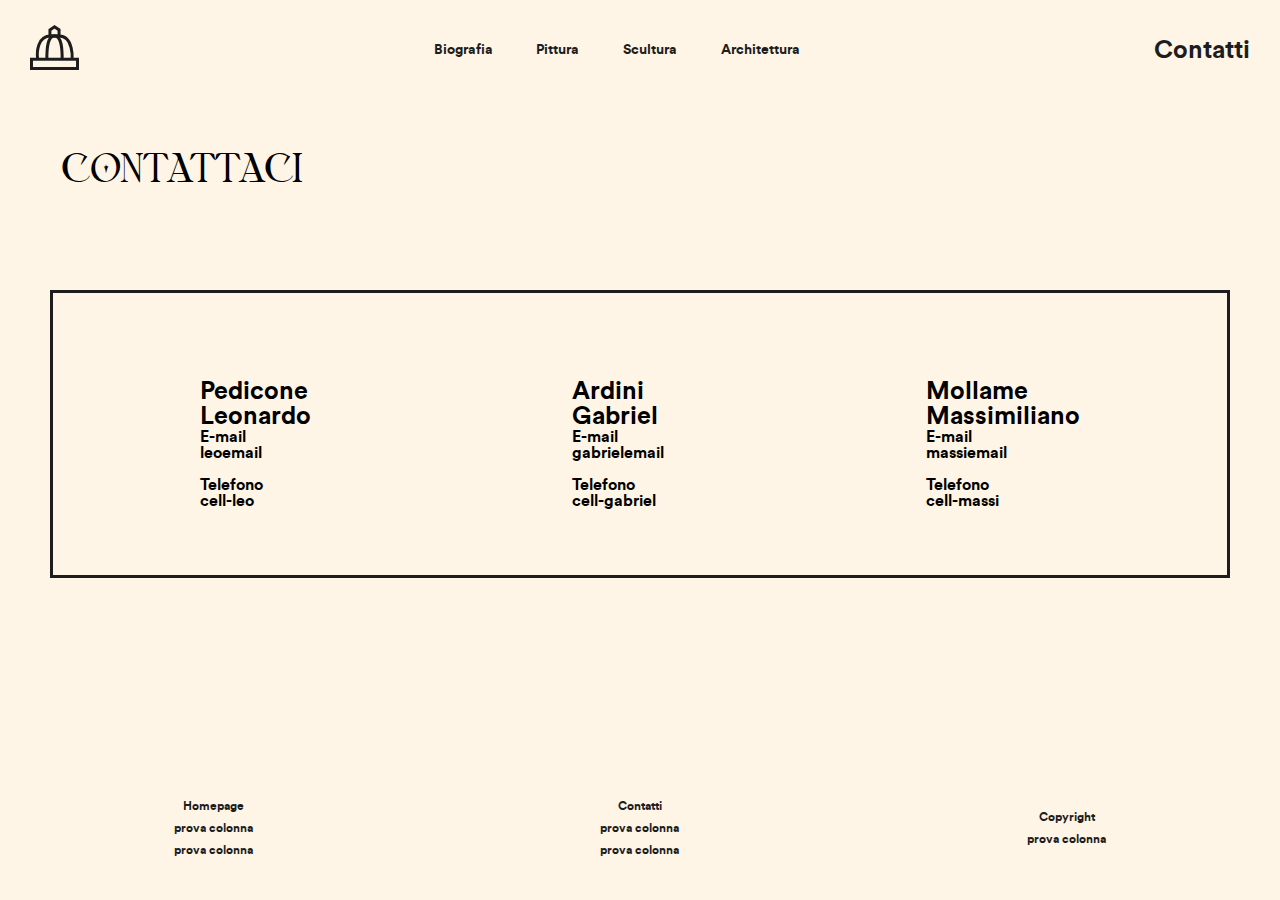
<file: Contatti.html>
<!DOCTYPE html>
<html lang="en">
<head>
  <meta charset="UTF-8">
  <meta name="viewport" content="width=device-width, initial-scale=1.0">
  <meta http-equiv="X-UA-Compatible" content="ie=edge">
  <title>Michelangelo Buonarroti</title>
  <link rel="stylesheet" href="contatti.css">
  
</head>

<body>
    <header>
        <div class='Navbar'>
            <div class='NavElement'>
                <div><a href="index.html"><img src="image/marchio.svg" alt=""></a></div>
                <div class='NavCenter'>
                    <a href="biografia.html">Biografia</a>
                    <a href="pittura.html">Pittura</a>
                    <a href="scultura.html">Scultura</a>
                    <a href="architettura.html">Architettura</a>
                </div>
                <div><a href="Contatti.html">Contatti</a></div>
            </div>
        </div>
    </header>
    <div class="titolo">
        <h1>CONTATTACI</h1>
    </div>
     <div class="contatti">
    <section class="cards">
        
        <div>
           <h1>Pedicone<br>Leonardo</h1>
           <p>
           <b>E-mail</b><br>
           leoemail
           <br><br>
           <b>Telefono</b><br>
            cell-leo
           </p>
        </div>
        </section>
    
        <section class="cards">
            
        <div>
            <h1>Ardini<br>Gabriel</h1>
            <p>
                <b>E-mail</b><br>
                gabrielemail
                <br><br>
                <b>Telefono</b><br>
                cell-gabriel
            </p>
        </div>
        </section>
        
    <section class="cards">
    
        <div>
            <h1>Mollame<br>Massimiliano</h1>
            <p>
             <b>E-mail</b><br>
               massiemail
                <br><br>
                <b>Telefono</b><br>
             cell-massi
            </p>
        </div>
    </section>
    </div>
    <div class="space"></div>
    <div class="footer">
        <div class="column">
            <a href="index.html">
                <p>Homepage</p>
            </a>
            <p>prova colonna</p>
            <p>prova colonna</p>
        </div>

        <div class="column">
            <a href="contatti.html">
                <p>Contatti</p>
                <p>prova colonna</p>
                <p>prova colonna</p>
            </a>
        </div>

        <div class="column">
            <p>Copyright</p>
            <p>prova colonna</p>
        </div>
    </div>
</body>
</html>
</file>
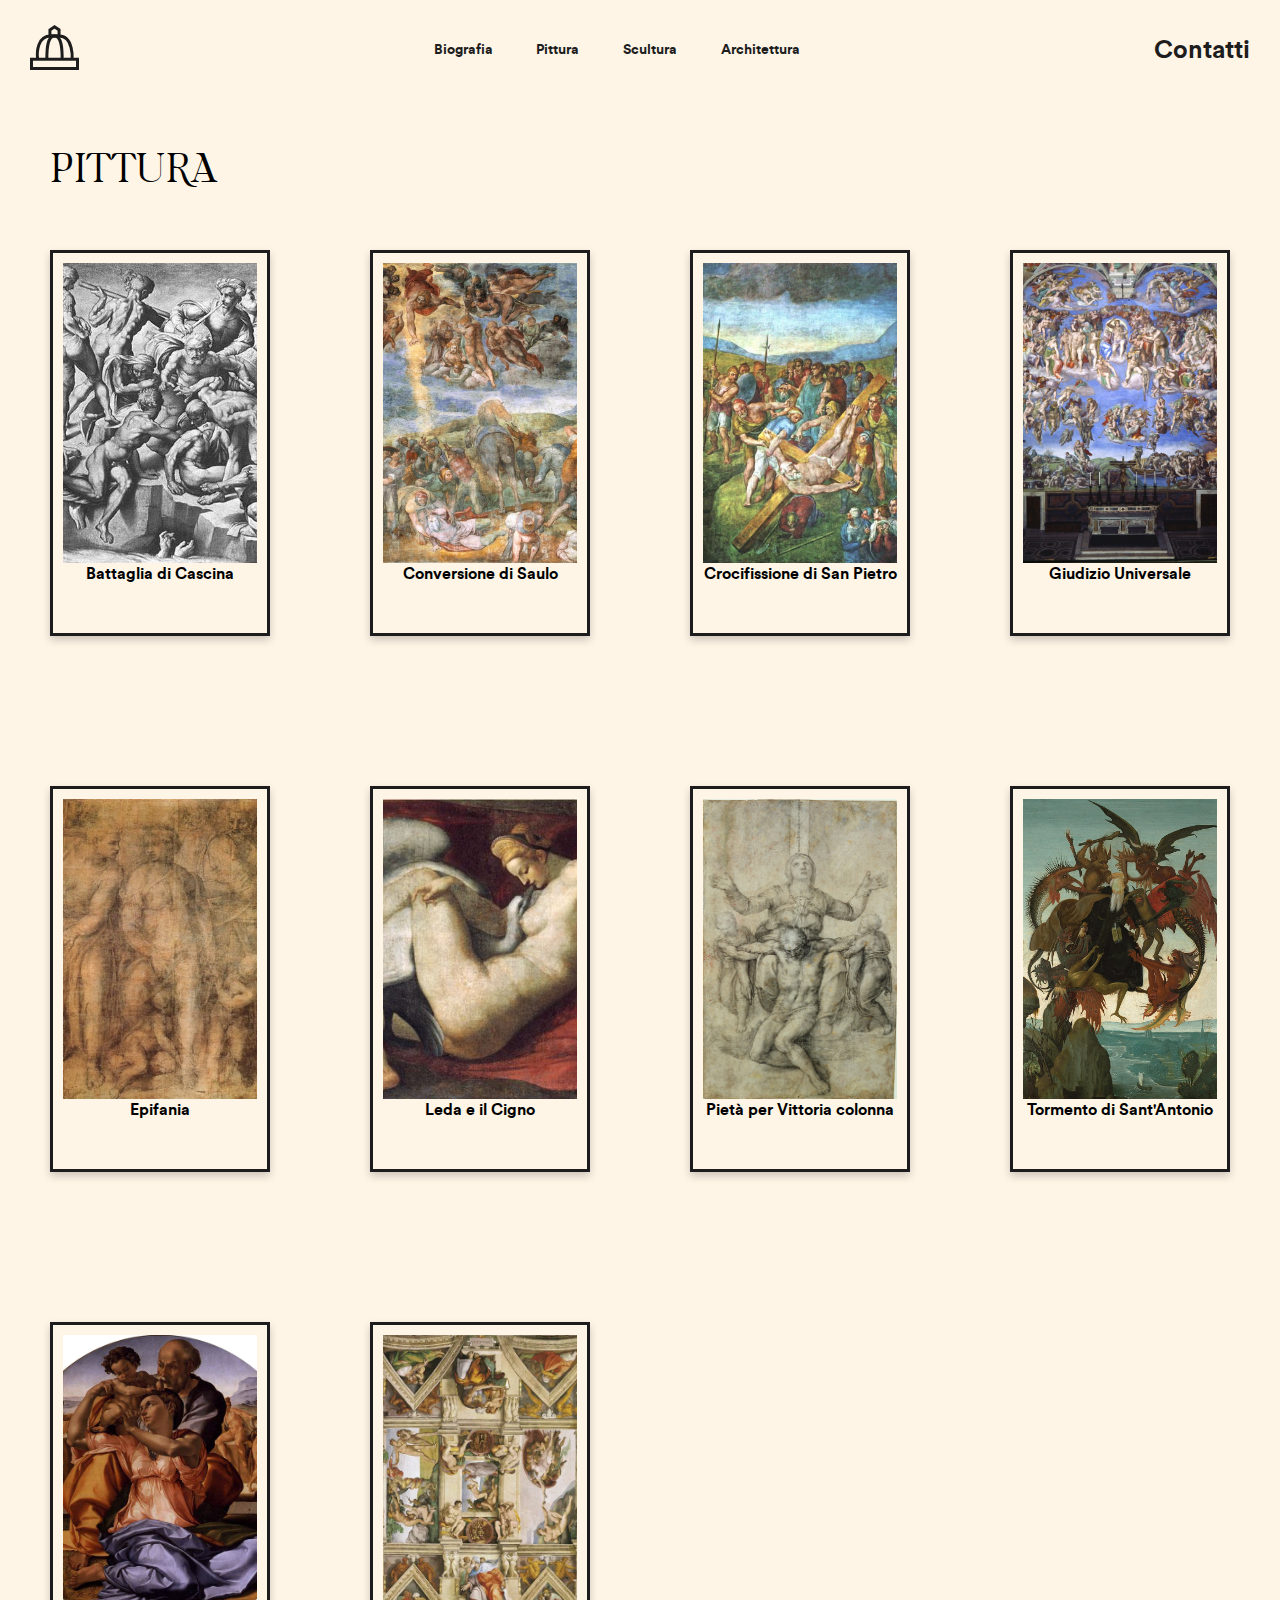
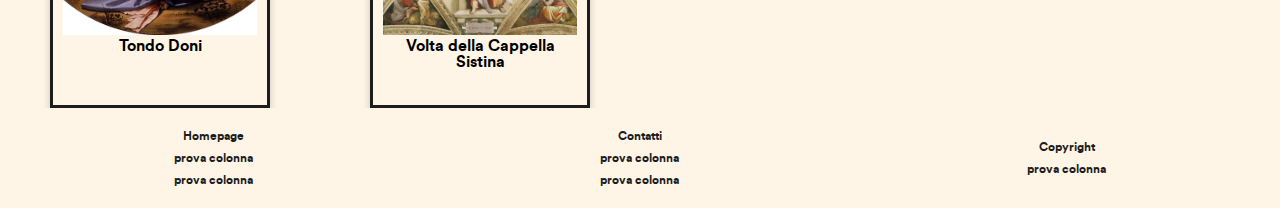
<file: pittura.html>
<!DOCTYPE html>
<html lang="en">
<head>
  <meta charset="UTF-8">
  <meta name="viewport" content="width=device-width, initial-scale=1.0">
  <meta http-equiv="X-UA-Compatible" content="ie=edge">
  <title>Michelangelo Buonarroti</title>
  <link rel="stylesheet" href="opere.css">
 
</head>

<body>
    <header>
        <div class='Navbar'>
            <div class='NavElement'>
                <div><a href="index.html"><img src="image/marchio.svg" alt=""></a></div>
                <div class='NavCenter'>
                    <a href="biografia.html">Biografia</a>
                    <a href="pittura.html">Pittura</a>
                    <a href="scultura.html">Scultura</a>
                    <a href="architettura.html">Architettura</a>
                </div>
                <div><a href="Contatti.html">Contatti</a></div>
            </div>
        </div>
    </header>
    <div class="titolo">
        <h1>PITTURA</h1>
    </div>
    <div class="menu">
        <div class="row">
   <div class="card">
            <a href="battagliadicascina.html">
                <img src="image/battaglia di cascina.jpg">
                <h1>Battaglia di Cascina</h1>
            </a>
        </div>
    </div>

        <div class="row">
        <div class="card">
            <a href="conversionedisaulo.html">
                <img src="image/conversione di saulo.jpg">
                <h1>Conversione di Saulo</h1>
            </a>
        </div>
    </div>

    <div class="row">
        <div class="card">
            <a href="crocifissionedisanpietro.html">
                <img src="image/crocifissione di san pietro.jpg">
                <h1>Crocifissione di San Pietro</h1>
            </a>
        </div>
    </div>
       
    <div class="row">
        <div class="card">
            <a href="giudiziouniversale.html">
                <img src="image/giudizio universale.jpeg">
                <h1>Giudizio Universale</h1>
            </a>
        </div>
    </div>

    <div class="row">
         <div class="card">
            <a href="epifania.html">
                <img src="image/epifania.jpg">
                <h1>Epifania</h1>
            </a>
        </div>
    </div>

    <div class="row">
        <div class="card">
            <a href="ledaeilcigno.html">
                <img src="image/leda e il cigno.jpg">
                <h1>Leda e il Cigno</h1>
            </a>
        </div>
    </div>
        
        
    <div class="row">
         <div class="card">
            <a href="pietàpervittoriacolonna.html">
                <img src="image/pietà per vittoria colonna.jpg">
                <h1>Pietà per Vittoria colonna</h1>
            </a>
        </div>
    </div>


    <div class="row">
         <div class="card">
            <a href="tormento.html">
                <img src="image/tormento di sant'antonio.jpg">
                <h1>Tormento di Sant'Antonio</h1>
            </a>
        </div>
    </div>
        
    <div class="row">
        <div class="card">
            <a href="tondodoni.html">
                <img src="image/tondo doni.jpg">
                <h1>Tondo Doni</h1>
            </a>
        </div>
    </div>

    <div class="row">
         <div class="card">
            <a href="voltadellacappellasistina.html">
                <img src="image/volta della cappella sistina.jpg">
                <h1>Volta della Cappella Sistina</h1>
            </a>
        </div>
    </div>
        
    </div>

    <div class="space"></div>
    <div class="footer">
        <div class="column">
            <a href="index.html">
                <p>Homepage</p>
            </a>
        </div>

     <div class="footer">
        <div class="column">
            <a href="index.html">
                <p>Homepage</p>
            </a>
            <p>prova colonna</p>
            <p>prova colonna</p>
        </div>

        <div class="column">
            <a href="contatti.html">
                <p>Contatti</p>
                <p>prova colonna</p>
                <p>prova colonna</p>
            </a>
        </div>

        <div class="column">
            <p>Copyright</p>
            <p>prova colonna</p>
        </div>
    </div>
</body>
</html>
</file>
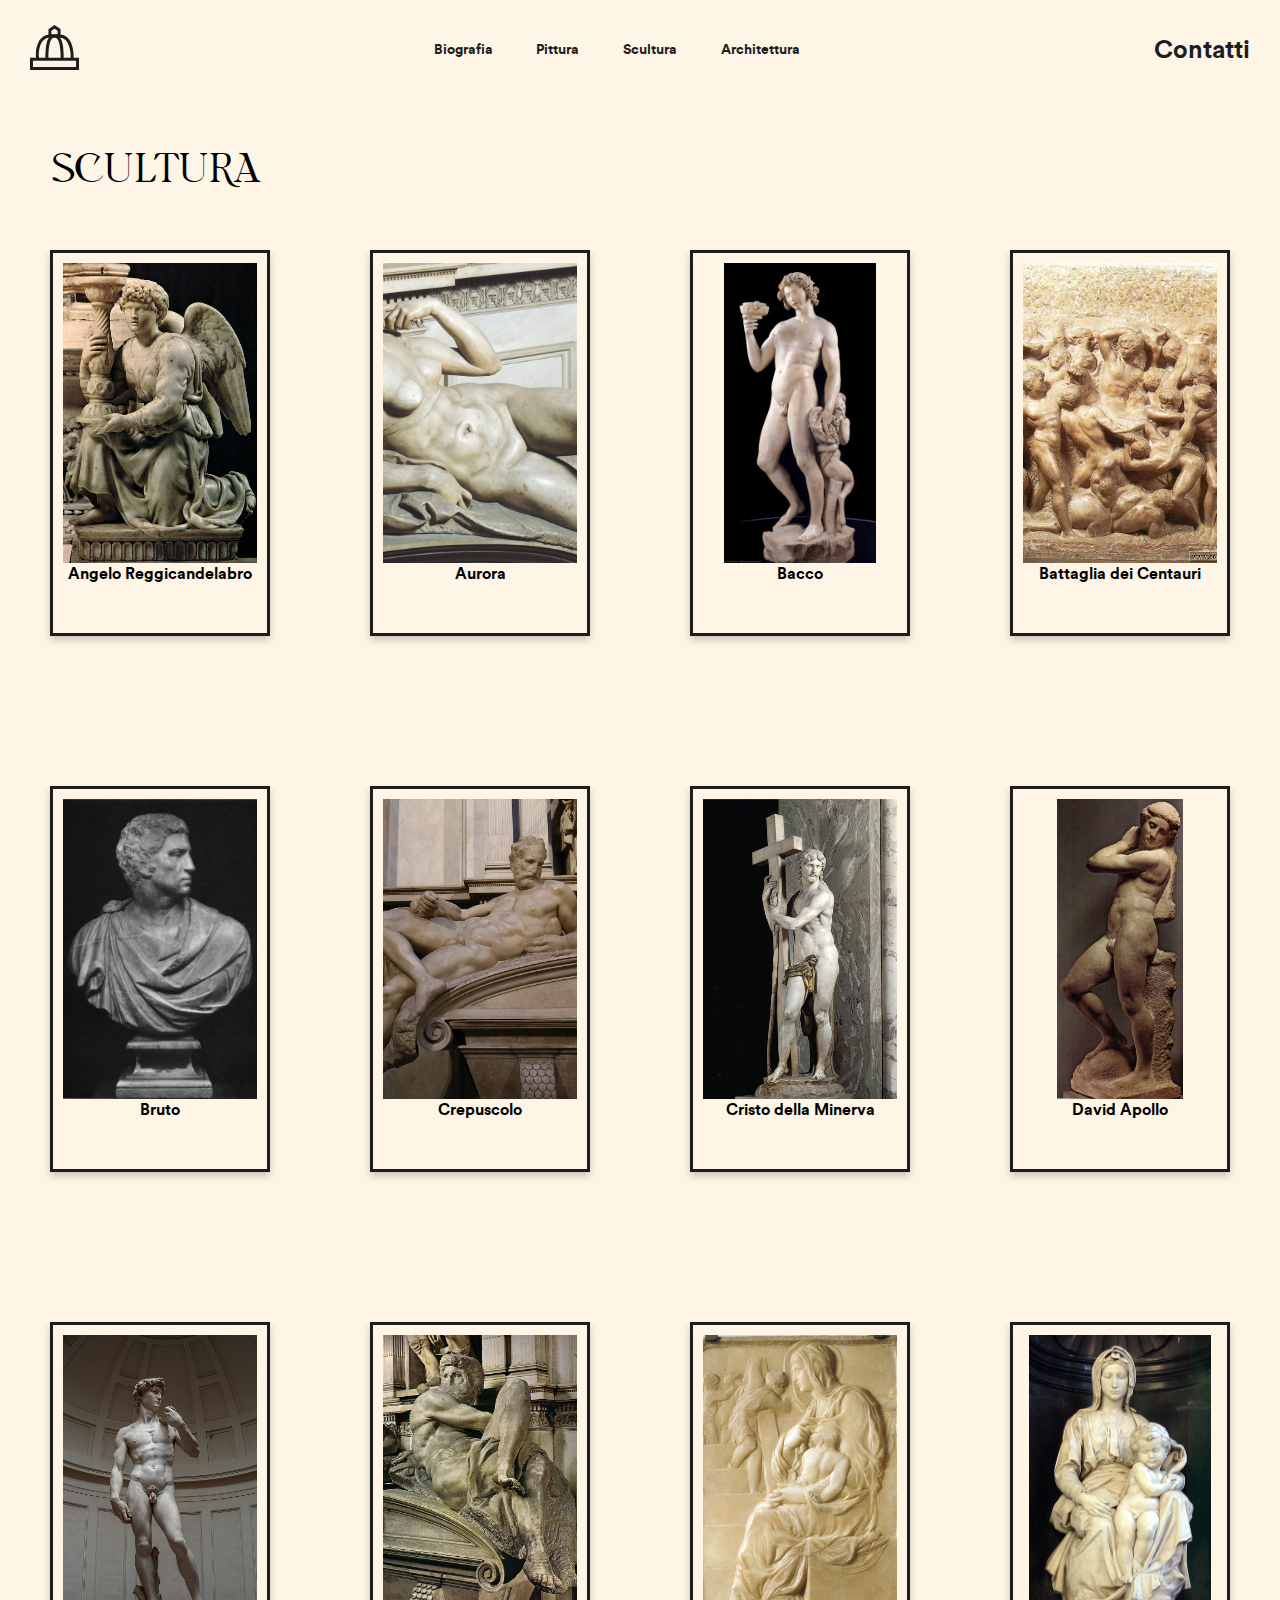
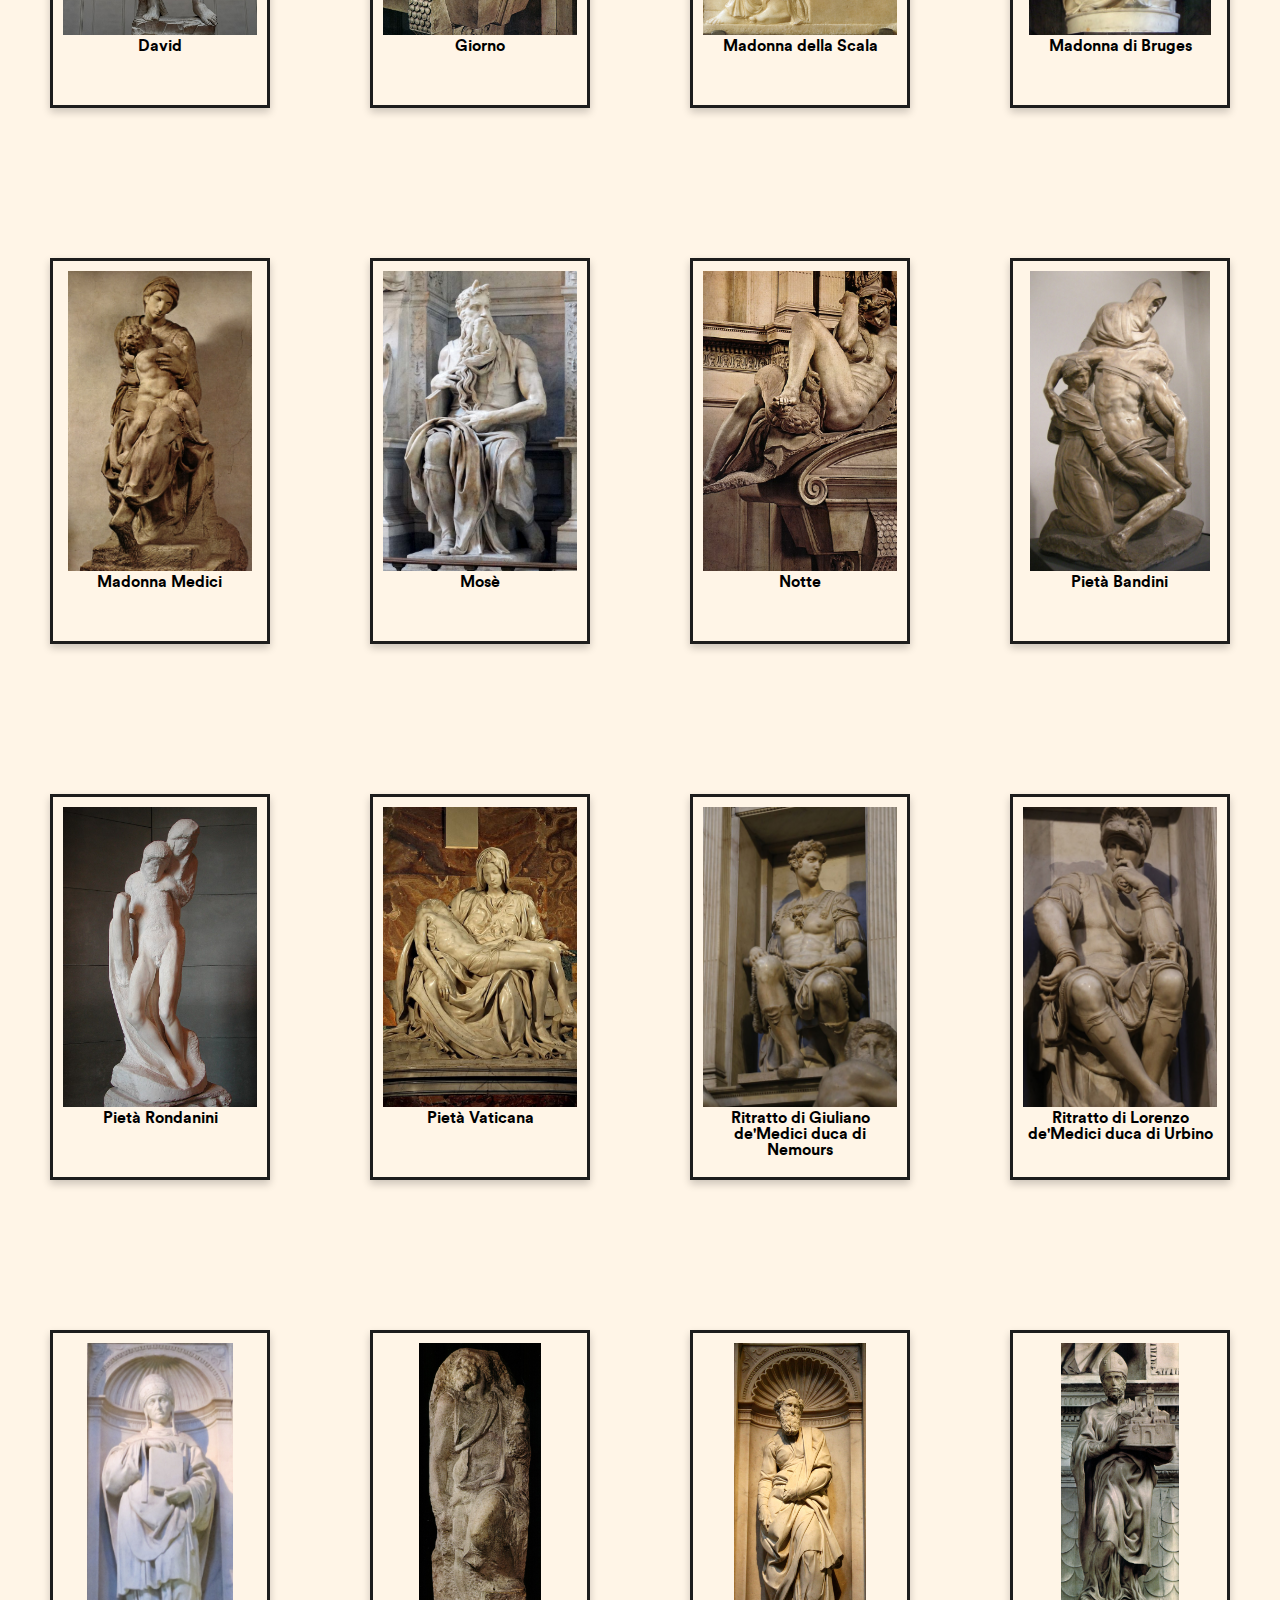
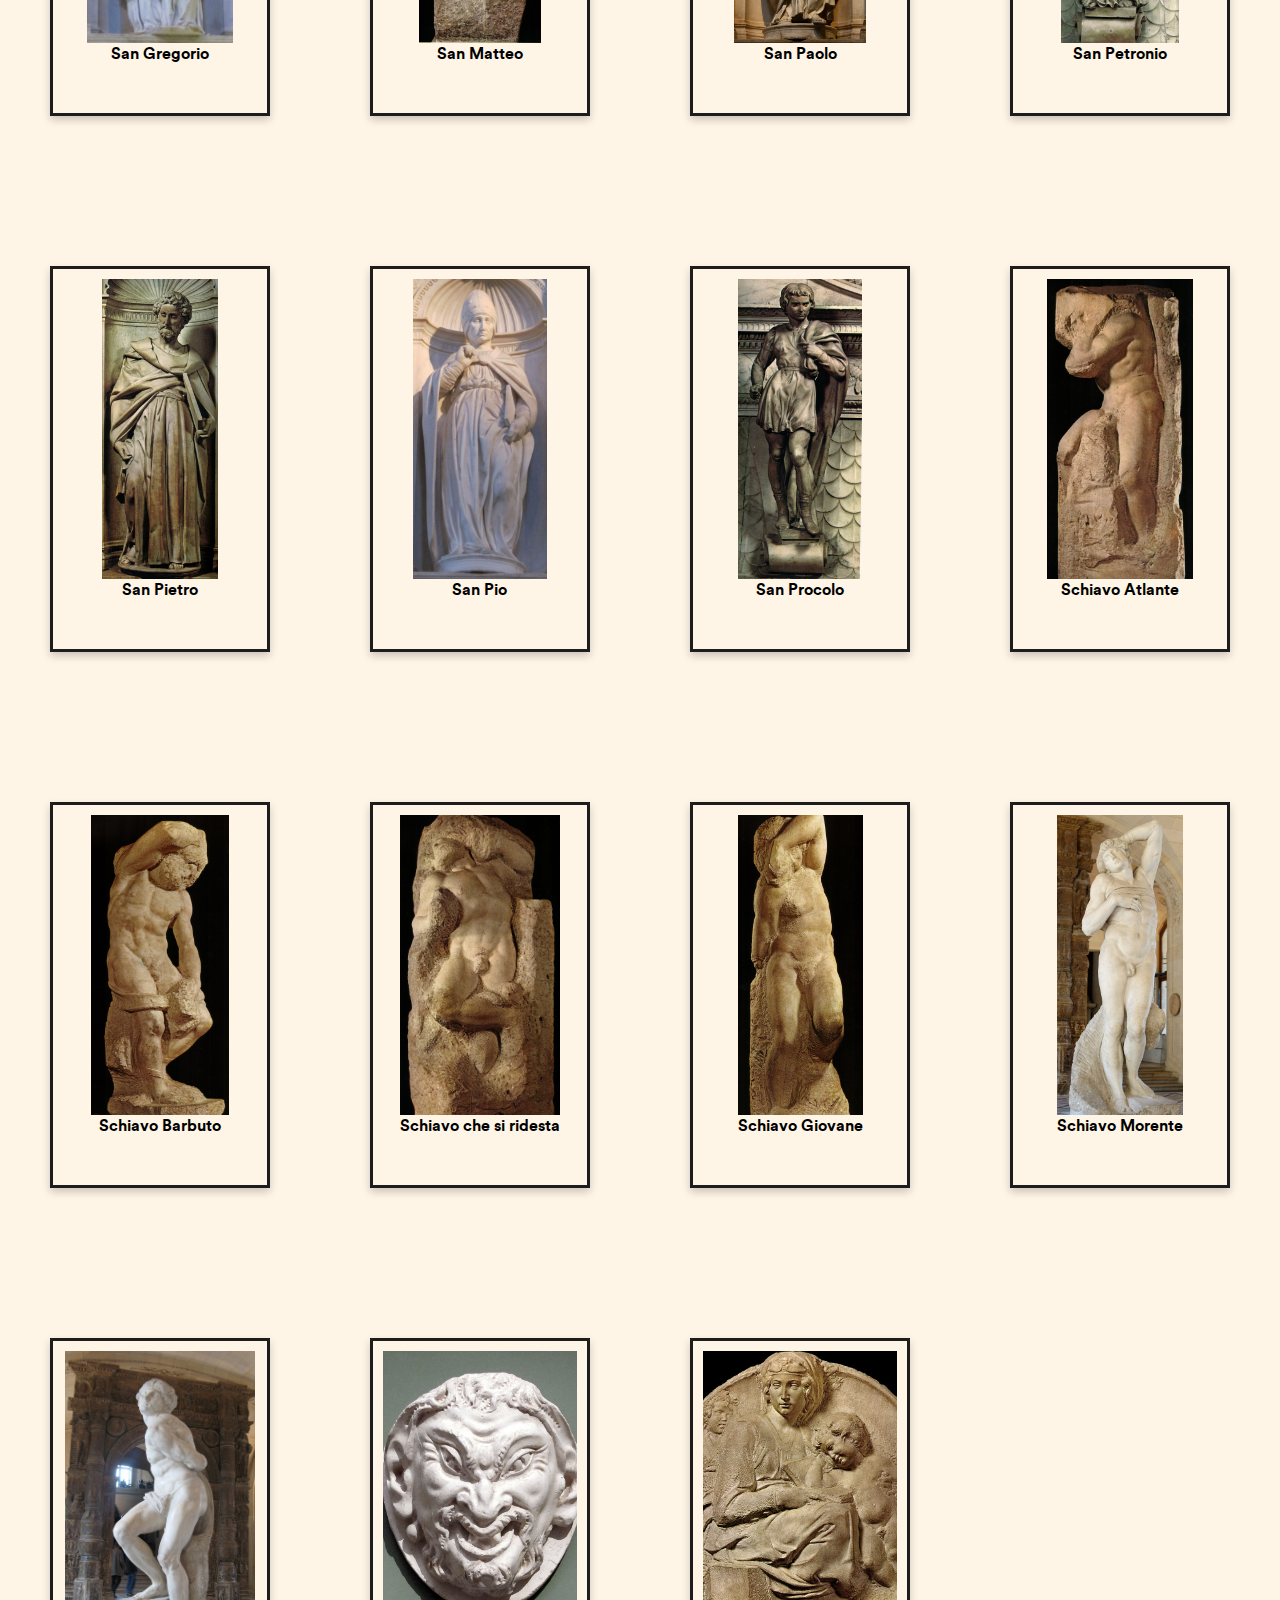
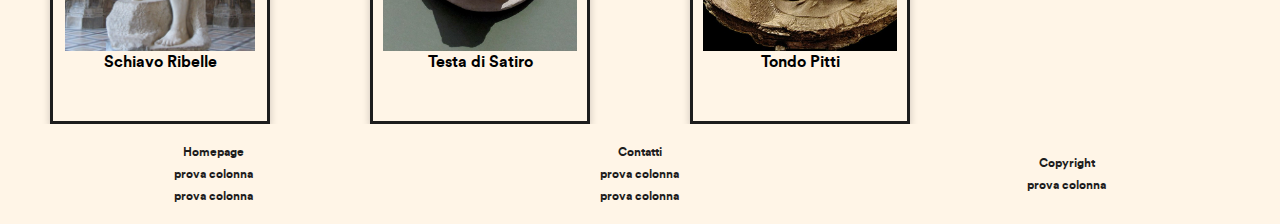
<file: scultura.html>
<!DOCTYPE html>
<html lang="en">
<head>
  <meta charset="UTF-8">
  <meta name="viewport" content="width=device-width, initial-scale=1.0">
  <meta http-equiv="X-UA-Compatible" content="ie=edge">
  <title>Michelangelo Buonarroti</title>
  <link rel="stylesheet" href="opere.css">
 
</head>

<body>
    <header>
        <div class='Navbar'>
            <div class='NavElement'>
                <div><a href="index.html"><img src="image/marchio.svg" alt=""></a></div>
                <div class='NavCenter'>
                    <a href="biografia.html">Biografia</a>
                    <a href="pittura.html">Pittura</a>
                    <a href="scultura.html">Scultura</a>
                    <a href="architettura.html">Architettura</a>
                </div>
                <div><a href="Contatti.html">Contatti</a></div>
            </div>
        </div>
    </header>
    <div class="titolo">
        <h1>SCULTURA</h1>
    </div>
    <div class="menu">
        <div class="row">
            <div class="card">
            <a href="angeloreggicandelabro.html">
                <img src="image/angelo reggicandelabro.jpg">
                <h1>Angelo Reggicandelabro</h1>
            </a>
        </div> </div>

        <div class="row">
            <div class="card">
            <a href="aurora.html">
                <img src="image/aurora.jpg">
                <h1>Aurora</h1>
            </a>
        </div> </div>

        <div class="row">
            <div class="card">
            <a href="bacco.html">
                <img src="image/bacco.jpg">
                <h1>Bacco</h1>
            </a>
        </div> </div>

        <div class="row">
            <div class="card">
            <a href="battagliadeicentauri.html">
                <img src="image/battaglia dei centauri.jpg">
                <h1>Battaglia dei Centauri</h1>
            </a>
        </div> </div>

        <div class="row">
            <div class="card">
            <a href="bruto.html">
                <img src="image/bruto.jpg">
                <h1>Bruto</h1>
            </a>
        </div> </div>

        <div class="row">
            <div class="card">
            <a href="crepuscolo.html">
                <img src="image/crepuscolo.jpg">
                <h1>Crepuscolo</h1>
            </a>
        </div> </div>

        <div class="row">
            <div class="card">
            <a href="cristodellaminerva.html">
                <img src="image/cristo della minerva.jpg">
                <h1>Cristo della Minerva</h1>
            </a>
        </div> </div>

        <div class="row">
            <div class="card">
            <a href="davidapollo.html">
                <img src="image/david apollo.jpg">
                <h1>David Apollo</h1>
            </a>
        </div> </div>

        <div class="row">
            <div class="card">
            <a href="david.html">
                <img src="image/david.jpg">
                <h1>David</h1>
            </a>
        </div> </div>

        <div class="row">
            <div class="card">
            <a href="giorno.html">
                <img src="image/giorno.jpg">
                <h1>Giorno</h1>
            </a>
        </div> </div>

        <div class="row">
            <div class="card">
            <a href="madonnadellascala.html">
                <img src="image/madonna della scala.jpg">
                <h1>Madonna della Scala</h1>
            </a>
        </div> </div>

        <div class="row">
            <div class="card">
            <a href="madonnadibruges.html">
                <img src="image/madonna di bruges.jpg">
                <h1>Madonna di Bruges</h1>
            </a>
        </div> </div>

        <div class="row">
            <div class="card">
            <a href="madonnamedici.html">
                <img src="image/madonna medici.jpg">
                <h1>Madonna Medici</h1>
            </a>
        </div> </div>

        <div class="row">
            <div class="card">
            <a href="mosè.html">
                <img src="image/mosè.jpg">
                <h1>Mosè</h1>
            </a>
        </div> </div>

        <div class="row">
            <div class="card">
            <a href="notte.html">
                <img src="image/notte.jpg">
                <h1>Notte</h1>
            </a>
        </div> </div>

        <div class="row">
            <div class="card">
            <a href="pietàbandini.html">
                <img src="image/pietà bandini.jpeg">
                <h1>Pietà Bandini</h1>
            </a>
        </div> </div>

        <div class="row">
            <div class="card">
            <a href="pietàrondanini.html">
                <img src="image/pietà rondanini.jpg">
                <h1>Pietà Rondanini</h1>
            </a>
        </div> </div>

        <div class="row">
            <div class="card">
            <a href="pietàvaticana.html">
                <img src="image/pietà vaticana.jpg">
                <h1>Pietà Vaticana</h1>
            </a>
        </div> </div>

        <div class="row">
            <div class="card">
            <a href="ritrattodigiulianodemedici.html">
                <img src="image/Ritratto di Giuliano de' Medici duca di Nemours.jpg">
                <h1>Ritratto di Giuliano de'Medici duca di Nemours</h1>
            </a>
        </div> </div>

        <div class="row">
            <div class="card">
            <a href="ritrattodilorenzodemedici.html">
                <img src="image/Ritratto di Lorenzo de' Medici duca di Urbino.jpg">
                <h1>Ritratto di Lorenzo de'Medici duca di Urbino</h1>
            </a>
        </div> </div>

        <div class="row">
            <div class="card">
            <a href="sangregorio.html">
                <img src="image/san gregorio.jpeg">
                <h1>San Gregorio</h1>
            </a>
        </div> </div>

        <div class="row">
            <div class="card">
            <a href="sanmatteo.html">
                <img src="image/san matteo.jpg">
                <h1>San Matteo</h1>
            </a>
        </div> </div>

        <div class="row">
            <div class="card">
            <a href="sanpaolo.html">
                <img src="image/san paolo.jpg">
                <h1>San Paolo</h1>
            </a>
        </div> </div>

        <div class="row">
            <div class="card">
            <a href="sanpetronio.html">
                <img src="image/san petronio.jpg">
                <h1>San Petronio</h1>
            </a>
        </div>  </div>
        
        <div class="row">
            <div class="card">
            <a href="sanpietro.html">
                <img src="image/san pietro.jpg">
                <h1>San Pietro</h1>
            </a>
        </div> </div>

        <div class="row">
            <div class="card">
            <a href="sanpio.html">
                <img src="image/san pio.jpg">
                <h1>San Pio</h1>
            </a>
        </div> </div>

        <div class="row">
            <div class="card">
            <a href="sanprocolo.html">
                <img src="image/san procolo.jpg">
                <h1>San Procolo</h1>
            </a>
        </div> </div>

        <div class="row">
            <div class="card">
            <a href="schiavoatlante.html">
                <img src="image/schiavo atlante.jpg">
                <h1>Schiavo Atlante</h1>
            </a>
        </div> </div>

        <div class="row">
            <div class="card">
            <a href="schiavobarbuto.html">
                <img src="image/schiavo barbuto.jpg">
                <h1>Schiavo Barbuto</h1>
            </a>
        </div> </div>

        <div class="row">
            <div class="card">
            <a href="schiavochesiridesta.html">
                <img src="image/schiavo che si ridesta.jpg">
                <h1>Schiavo che si ridesta</h1>
            </a>
        </div> </div>

        <div class="row">
            <div class="card">
            <a href="schiavogiovane.html">
                <img src="image/schiavo giovane.jpg">
                <h1>Schiavo Giovane</h1>
            </a>
        </div> </div>

        <div class="row">
            <div class="card">
            <a href="schiavomorente.html">
                <img src="image/schiavo morente.jpg">
                <h1>Schiavo Morente</h1>
            </a>
        </div> </div>

        <div class="row">
            <div class="card">
            <a href="schiavoribelle.html">
                <img src="image/schiavo ribelle.jpg">
                <h1>Schiavo Ribelle</h1>
            </a>
        </div> </div>

        <div class="row">
            <div class="card">
            <a href="testadisatiro.html">
                <img src="image/testa di satiro.JPG">
                <h1>Testa di Satiro</h1>
            </a>
        </div>
    </div>

        <div class="row">
            <div class="card">
            <a href="tondopitti.html">
                <img src="image/tondo pitti.jpg">
                <h1>Tondo Pitti</h1>
            </a>
        </div>
    </div>
</div>

    
    <div class="space"></div>
    <div class="footer">
        <div class="column">
            <a href="index.html">
                <p>Homepage</p>
            </a>
            <p>prova colonna</p>
            <p>prova colonna</p>
        </div>

        <div class="column">
            <a href="contatti.html">
                <p>Contatti</p>
                <p>prova colonna</p>
                <p>prova colonna</p>
            </a>
        </div>

        <div class="column">
            <p>Copyright</p>
            <p>prova colonna</p>
        </div>
    </div>
</body>
</html>
</file>
<file: opere.css>
{
  box-sizing: border-box;
}
a {
  text-decoration: none;
  color: inherit;
  cursor: pointer;
}
button {
  background-color: transparent;
  color: inherit;
  border-width: 0;
  padding: 0;
  cursor: pointer;
}
figure {
  margin: 0;
}
input::-moz-focus-inner {
  border: 0;
  padding: 0;
  margin: 0;
}
ul,
ol,
dd {
  margin: 0;
  padding: 0;
  list-style: none;
}
h1,
h2,
h3,
h4,
h5,
h6 {
  margin: 0;
  font-size: inherit;
  font-weight: inherit;
}
p {
  margin: 0;
}
cite {
  font-style: normal;
}
fieldset {
  border-width: 0;
  padding: 0;
  margin: 0;
}

/* font */

@font-face {
  font-family: "cigra";
  src: url("font/cigra_free_demo-webfont.woff2") format("woff2"),
    url("font/cigra_free_demo-webfont.woff") format("woff");
  font-weight: normal;
  font-style: normal;
}

@font-face {
  font-family: "circular";
  src: url("font/circularstd-bold-webfont.woff2") format("woff2"),
    url("font/circularstd-bold-webfont.woff") format("woff");
  font-weight: normal;
  font-style: normal;
}

a {
  text-decoration: none;
  color: #1d1d1d;
}

html {
  overflow: auto;
}

body {
  margin: 0;
  overflow: hidden;
  position: relative;
  text-decoration: none !important;
  background: #fff5e7;
}

.Navbar {
  position: fixed;
  text-decoration: none;
  top: 1em;
  width: 100%;
  height: 100px;
  left: 0px;
  top: 0px;
  z-index: 5;
  background: #fff5e7;
}

.NavElement {
  display: flex;
  justify-content: space-between;
  align-items: center;
  margin: 30px;
  margin-top: 25px;
  font-family: "circular";
  font-size: 25px;
  text-decoration: none;

  color: #f0f0f0;
}

.NavCenter {
  display: flex;
  justify-content: space-between;
  align-items: center;
  font-size: 14px;
  width: 30%;
}

.titolo {
  margin-top: 150px;
  margin-left: 50px;
  margin-right: 50px;
  margin-bottom: 10px;
  padding: 10 0px;
  font-size: 40px;
  font-family: cigra;
}

.row {
  align-self: center;
  float: left;
  width: 25%;
  padding: 50 0px;
}

.card {
  display: flex;
  font-family: "circular";
  height: 380px;
  padding: 0 10px;
  margin-left: 50px;
  margin-right: 50px;
  margin-top: 50px;
  margin-bottom: 100px;
  background-color: none;
  border: 3px solid #1d1d1d;
  justify-content: center;
}

.card a {
  color: black;
  padding-bottom: 10px;
  text-align: center;
}

.card a img {
  margin-top: 10px;
  width: 100%;
  height: 300px;
  object-fit: cover;
}

.card:hover {
  background-color: black;
  cursor: pointer;
}

.card:hover h1 {
  text-decoration: none;
  color: #fff5e7;
}

.card {
  box-shadow: 0 4px 8px 0 rgba(0, 0, 0, 0.2);
}

@media screen and (max-width: 900px) {
  .row {
    width: 50%;
    display: block;
    margin-bottom: 20px;
  }
}

@media screen and (max-width: 500px) {
  .row {
    width: 100%;
    display: block;
    margin-bottom: 20px;
  }
  .titolo{
    font-size: 35px;
  }
}

@media screen and (max-width: 800px) {
  .footer column {
    width: 100%;
  }
}

.space {
  height: 200px;
  width: 100%;
}

.footer {
  position: absolute;
  left: 0;
  bottom: 0;
  height: 100px;
  width: 100%;
  margin-top: auto;
  background-color: #fff5e7;

  color: #1d1d1d;
  text-decoration: none;
  display: flex;
  text-align: center;
  align-items: center;
}

.column {
  float: left;
  width: 33.33%;
  font-family: "circular";
  font-size: 12px;
  text-decoration: none;
}

.column p {
  margin: 10px;
}

@media screen and (max-width: 800px) {
  .footer column {
    width: 100%;
  }
}

@media screen and (max-width: 1200px) {
  .NavElement {
    font-size: 30px;
  }
  .NavCenter {
    font-size: 15px;
    width: 50%;
  }
}

@media screen and (max-width: 600px) {
  .NavElement {
    font-size: 20px;
  }

  .NavCenter {
    font-size: 12px;
    width: 60%;
  }
}
@media screen and (max-width: 800px) {
  .footer column {
    width: 100%;
    font-size: 12px;
  }
}

@media screen and (max-width: 400px) {
  .NavElement {
    font-size: 15px;
  }

  .NavCenter {
    font-size: 10px;
    width: 60%;
  }
}
</file>
<file: schedaopera.css>
{
  box-sizing: border-box;
}
a {
  text-decoration: none;
  color: inherit;
  cursor: pointer;
}
button {
  background-color: transparent;
  color: inherit;
  border-width: 0;
  padding: 0;
  cursor: pointer;
}
figure {
  margin: 0;
}
input::-moz-focus-inner {
  border: 0;
  padding: 0;
  margin: 0;
}
ul,
ol,
dd {
  margin: 0;
  padding: 0;
  list-style: none;
}
h1,
h2,
h3,
h4,
h5,
h6 {
  margin: 0;
  font-size: inherit;
  font-weight: inherit;
}
p {
  margin: 0;
}
cite {
  font-style: normal;
}
fieldset {
  border-width: 0;
  padding: 0;
  margin: 0;
}

/* font */

@font-face {
  font-family: "cigra";
  src: url("font/cigra_free_demo-webfont.woff2") format("woff2"),
    url("font/cigra_free_demo-webfont.woff") format("woff");
  font-weight: normal;
  font-style: normal;
}

@font-face {
  font-family: "circular";
  src: url("font/circularstd-bold-webfont.woff2") format("woff2"),
    url("font/circularstd-bold-webfont.woff") format("woff");
  font-weight: normal;
  font-style: normal;
}

a {
  text-decoration: none;
  color: #1d1d1d;
}

html {
  overflow: auto;
}

body {
  margin: 0;
  overflow: hidden;
  position: relative;
  text-decoration: none !important;
  background: #fff5e7;
}

.Navbar {
  position: fixed;
  text-decoration: none;
  top: 1em;
  width: 100%;
  height: 100px;
  left: 0px;
  top: 0px;
  z-index: 5;
  background: #fff5e7;
}

.NavElement {
  display: flex;
  justify-content: space-between;
  align-items: center;
  margin: 30px;
  margin-top: 25px;
  font-family: "circular";
  font-size: 25px;
  text-decoration: none;

  color: #f0f0f0;
}

.NavCenter {
  display: flex;
  justify-content: space-between;
  align-items: center;
  font-size: 14px;
  width: 30%;
}

.scheda {
  display: flex;
  justify-content: flex-start;
  margin: 10px 30px;
  justify-content: center;
}

.titolo {
  margin-top: 20px;
  margin-left: 50px;
  margin-right: 50px;
  margin-bottom: 10px;

  font-size: 40px;
  text-transform: uppercase;
  font-family: cigra;
}

.opera {
  width: 50%;
  font-family: circular;
}

.testo {
  width: 50%;
}

.testo p {
  font-family: "circular";
  font-size: 18px;
  margin-left: 50px;
  margin-right: 50px;

  line-height: 135%;
  text-decoration: none;
}

.opera img {
  height: auto;
  width: 100%;
  margin: 20px;
  background-color: none;
}

.indietro {
  display: flex;
}

.indietro a {
  margin-top: 50px;
  margin-left: 50px;
  margin-right: 50px;
  margin-bottom: 10px;
  padding: 10px;
  font-size: 20px;
  font-family: circular;
  border: 3px solid #1d1d1d;
  box-shadow: 0 4px 8px 0 rgba(0, 0, 0, 0.2);
  width: fit-content;
}

.indietro a:hover {
  background-color: #1d1d1d;
  cursor: pointer;
}

.indietro a:hover h2 {
  text-decoration: none;
  color: #fff5e7;
}

.space1 {
  height: 100px;
  width: 100%;
}

.space {
  height: 200px;
  width: 100%;
}

.footer {
  position: absolute;
  left: 0;
  bottom: 0;
  height: 100px;
  width: 100%;
  margin-top: auto;
  background-color: #fff5e7;

  color: #1d1d1d;
  text-decoration: none;
  display: flex;
  text-align: center;
  align-items: center;
}

.column {
  float: left;
  width: 33.33%;
  font-family: "circular";
  font-size: 12px;
  text-decoration: none;
}

.column p {
  margin: 10px;
}

@media screen and (max-width: 800px) {
  .scheda {
    width: 100%;
    display: grid;
    margin: 0px;
    margin-bottom: 20px;
    justify-content: center;
    justify-items: center;
  }
  .opera {
    width: 90%;
  }

  .opera img {
    height: auto;
    margin: 0;
    width: 100%;
    object-fit: cover;
    background-color: none;
  }

  .testo {
    width: 100%;
  }

  .footer column {
    width: 100%;
    font-size: 12px;
  }
 
}

@media screen and (max-width: 1200px) {
  .NavElement {
    font-size: 30px;
  }
  .NavCenter {
    font-size: 15px;
    width: 50%;
  }
}

@media screen and (max-width: 600px) {
  .NavElement {
    font-size: 20px;
  }

  .NavCenter {
    font-size: 12px;
    width: 60%;
  }
}

@media screen and (max-width: 800px) {
  .footer column {
    width: 100%;
    font-size: 12px;
  }
}
</file>
<file: contatti.css>
{
    box-sizing: border-box;
  }
  a {
    text-decoration: none;
    color: inherit;
    cursor: pointer;
  }
  button {
    background-color: transparent;
    color: inherit;
    border-width: 0;
    padding: 0;
    cursor: pointer;
  }
  figure {
    margin: 0;
  }
  input::-moz-focus-inner {
    border: 0;
    padding: 0;
    margin: 0;
  }
  ul,
  ol,
  dd {
    margin: 0;
    padding: 0;
    list-style: none;
  }
  h1,
  h2,
  h3,
  h4,
  h5,
  h6 {
    margin: 0;
    font-size: inherit;
    font-weight: inherit;
  }
  p {
    margin: 0;
  }
  cite {
    font-style: normal;
  }
  fieldset {
    border-width: 0;
    padding: 0;
    margin: 0;
  }
  
  /* font */
  
  @font-face {
    font-family: "cigra";
    src: url("font/cigra_free_demo-webfont.woff2") format("woff2"),
      url("font/cigra_free_demo-webfont.woff") format("woff");
    font-weight: normal;
    font-style: normal;
  }
  
  @font-face {
    font-family: "circular";
    src: url("font/circularstd-bold-webfont.woff2") format("woff2"),
      url("font/circularstd-bold-webfont.woff") format("woff");
    font-weight: normal;
    font-style: normal;
  }
  
  a {
    text-decoration: none;
    color: #1d1d1d;
  }
  
  
  html {
    overflow: auto;
  }
  
  body {
    margin: 0;
    overflow: hidden;
    position: relative;
    text-decoration: none !important;
    background: #fff5e7;
  }
  
  .Navbar {
    position: fixed;
    text-decoration: none;
    top: 1em;
    width: 100%;
    height: 100px;
    left: 0px;
    top: 0px;
    z-index: 5;
    background: #fff5e7;
  }
  
  .NavElement {
    display: flex;
    justify-content: space-between;
    align-items: center;
    margin: 30px;
    margin-top: 25px;
    font-family: "circular";
    font-size: 25px;
    text-decoration: none;
  
    color: #f0f0f0;
  }
  
  .NavCenter {
    display: flex;
    justify-content: space-between;
    align-items: center;
    font-size: 14px;
    width: 30%;
  }

  .titolo {
    margin-top: 150px;
    margin-left: 50px;
    margin-right: 50px;
    margin-bottom: 10px;
    padding: 0 10px;
    font-size: 40px;
    font-family: cigra;
  }


  .contatti{
    justify-content: space-around;
    display: flex;
    font-family: "circular";
    height: auto;
    padding: 16px;
    margin-left: 50px;
    margin-right: 50px;
    margin-top: 100px;
    margin-bottom: 100px;

    border: 3px solid #1d1d1d;
  }

  section.cards h1 {
    margin-top: 20px;
    font-size: 25px;
    
}

 section.cards {
    display: flex;
    grid-template-columns: repeat(auto-fit, minmax(300px, 1fr));
    column-gap: 100px;
    margin: 50px;
    padding: 16 0px;
}

@media screen and (max-width: 700px) {
    .contatti {
       display: block; 
       max-width: max-content;
        width: 100%;


      

    }
  }

  @media screen and (max-width: 400px) {
    .NavElement {
      font-size: 15px;
    }
  
    .NavCenter {
      font-size: 10px;
      width: 60%;
    }
  }



  @media screen and (max-width: 800px) {
    .footer column {
      width: 100%;
    }
  }
  
  .space {
  height: 200px;
  width: 100%;
}

.footer {
  position: absolute;
  left: 0;
  bottom: 0;
  height: 100px;
  width: 100%;
  margin-top: auto;
  background-color: #fff5e7;

  color: #1d1d1d;
  text-decoration: none;
  display: flex;
  text-align: center;
  align-items: center;
}

.column {
  float: left;
  width: 33.33%;
  font-family: "circular";
  font-size: 12px;
  text-decoration: none;
}

.column p {
  margin: 10px;
}

@media screen and (max-width: 800px) {
  .footer column {
    width: 100%;
  }
}
</file>
<file: style.css>
/* reset dei parametri default */
*,
*::before,
*::after {
  box-sizing: border-box;
}
a {
  text-decoration: none;
  color: inherit;
  cursor: pointer;
}
button {
  background-color: transparent;
  color: inherit;
  border-width: 0;
  padding: 0;
  cursor: pointer;
}
figure {
  margin: 0;
}
input::-moz-focus-inner {
  border: 0;
  padding: 0;
  margin: 0;
}
ul,
ol,
dd {
  margin: 0;
  padding: 0;
  list-style: none;
}
h1,
h2,
h3,
h4,
h5,
h6 {
  margin: 0;
  font-size: inherit;
  font-weight: inherit;
}
p {
  margin: 0;
}
cite {
  font-style: normal;
}
fieldset {
  border-width: 0;
  padding: 0;
  margin: 0;
}

/* font */

@font-face {
  font-family: "cigra";
  src: url("font/cigra_free_demo-webfont.woff2") format("woff2"),
    url("font/cigra_free_demo-webfont.woff") format("woff");
  font-weight: normal;
  font-style: normal;
}

@font-face {
  font-family: "circular";
  src: url("font/circularstd-bold-webfont.woff2") format("woff2"),
    url("font/circularstd-bold-webfont.woff") format("woff");
  font-weight: normal;
  font-style: normal;
}

a {
  text-decoration: none;
  color: #1d1d1d;
}

/* css */

html {
  overflow: auto;
}

body {
  margin: 0;
  overflow: hidden;
  position: relative;
  text-decoration: none !important;
  background: #fff5e7;
}

/*Navbar*/

.Navbar {
  position: fixed;
  text-decoration: none;
  top: 1em;
  width: 100%;
  height: 100px;
  left: 0px;
  top: 0px;
  z-index: 5;
  background: #fff5e7;
}

.NavElement {
  display: flex;
  justify-content: space-between;
  align-items: center;
  margin: 30px;
  margin-top: 25px;
  font-family: "circular";
  font-size: 30px;
  text-decoration: none;

  color: #f0f0f0;
}

.NavCenter {
  display: flex;
  justify-content: space-between;
  align-items: center;
  font-size: 15px;
  width: 30%;
}

/*Index*/
.Front {
  height: 1200px;
  width: 100%;
  display: flex;
  justify-content: flex-start;
  justify-content: center;
  margin-top: 100px;
}

.Front img {
  height: auto;
  height: 100%;
  margin: 50px;
  object-fit: cover;
}

.menu {
  display: flex;
  flex-direction: column;
  align-content: center;
  align-self: center;
  align-items: center;
  text-align: center;
}

.card {
  position: relative;
  display: flex;
  text-align: center;
  width: 1200px;
  margin-top: 70px;
  height: 250px;
  border: 3px solid #1d1d1d;
}

.card a {
  display: flex;
  flex-direction: row;
  align-items: center;
  justify-content: space-between;
  text-align: center;
  width: 100%;
}

.card p {
  transition-property: width, right, font-size;
  transition-duration: 500ms;
  text-align: center;
  width: 50%;
  font-family: "cigra";
  font-size: 40px;
  text-transform: uppercase;
  z-index: 1;
}

.card a img {
  position: absolute;
  top: 0;
  left: 50%;
  height: 100%;
  width: 50%;
  transition-property: width, left;
  transition-duration: 500ms;
  object-fit: cover;
  filter: grayscale(100);
}

.card:hover {
  background-color: #fff5e7;
  cursor: pointer;
}

.card:hover img {
  left: 0;
  width: 100%;
  filter: grayscale(0);
}

.card:hover p {
  width: 100%;
  font-size: 60px;
  color: #fff5e7;
  text-shadow: -5px 5px 5px #1d1d1d;
}

.seo {
  display: flex;
  flex-direction: column;
  text-align: center;
  height: 200px;
  margin-top: 80px;
  justify-content: flex-start;
  justify-content: center;
  font-family: "circular";
  font-size: 30px;
  line-height: 150%;
  text-decoration: none;
}

/*Footer*/

.space {
  height: 200px;
  width: 100%;
}

.footer {
  position: absolute;
  left: 0;
  bottom: 0;
  height: 100px;
  width: 100%;
  margin-top: auto;
  background-color: #fff5e7;

  color: #1d1d1d;
  text-decoration: none;
  display: flex;
  text-align: center;
  align-items: center;
}

.column {
  float: left;
  width: 33.33%;
  font-family: "circular";
  font-size: 12px;
  text-decoration: none;
}

.column p {
  margin: 10px;
}

@media screen and (max-width: 800px) {
  .footer column {
    width: 100%;
    font-size: 12px;
  }
}

/*Biografia*/

.Sottotitolo {
  display: flex;
  margin: 150px 60px 0px;
  height: 100px;
}

.Sottotitolo h1 {
  width: 100%;
  font-family: "cigra";
  font-size: 40px;
  text-transform: uppercase;
}

.bio {
  display: flex;
  justify-content: flex-start;
  margin: 10px 70px 0px;
}

.content {
  flex: 70%;
}

.content h1 {
  font-family: "cigra";
  font-size: 32px;
  text-decoration: none;
}

.content b {
  font-family: "cigra";
  font-size: 26px;

  line-height: 285%;
  text-decoration: none;
}

.content p {
  font-family: "circular";
  font-size: 18px;
  margin-top: 20px;
  line-height: 135%;
  text-decoration: none;
}

.biomenu {
  flex: 30%;
  display: flex;
  flex-direction: column;
  justify-content: flex-start;
  align-items: center;
  margin-left: 10px;
}

.biobutt {
  position: relative;
  width: 200px;
  margin-top: 10px;
  height: 50px;
  border: 3px solid #1d1d1d;
  font-family: "circular";
  font-size: 18px;
  margin-top: 20px;
  line-height: 135%;
  text-decoration: none;
}

.biobutt:hover {
  background-color: #1d1d1d;
  color: #fff5e7;
}

.biobutt:focus {
  background-color: #1d1d1d;
  color: #fff5e7;
}

#primo {
  display: block;
}
#secondo {
  display: none;
}
#terzo {
  display: none;
}
#quarto {
  display: none;
}
#quinto {
  display: none;
}

#sesto {
  display: none;
}

#settimo {
  display: none;
}

/*Responsive*/
@media screen and (max-width: 1500px) {
  .Front {
    height: 1000px;
    margin-top: 100px;
  }

  .card {
    width: 1000px;
    margin-top: 60px;
    height: 220px;
  }

  .card p {
    font-size: 30px;
  }
}

.seo {
  height: 200px;
  margin-top: 80px;
  font-size: 28px;
  line-height: 150%;
}

@media screen and (max-width: 1200px) {
  .NavElement {
    font-size: 30px;
  }
  .NavCenter {
    font-size: 15px;
    width: 50%;
  }

  .Front {
    height: 800px;
    margin-top: 100px;
  }

  .card {
    width: 850px;
    margin-top: 60px;
    height: 200px;
  }

  .seo {
    height: 150px;
    margin-top: 70px;
    font-size: 24px;
    line-height: 150%;
  }
}

@media screen and (max-width: 1000px) {
  .Front {
    height: 660px;
    margin-top: 100px;
  }

  .card {
    width: 780px;
    margin-top: 60px;
    height: 180px;
  }

  .Sottotitolo {
    margin: 120px 40px 0px;
    height: 80px;
  }

  .Sottotitolo h1 {
    font-size: 30px;
  }
  .bio {
    margin: 10px 50px 0px;
  }

  .content h1 {
    font-size: 26px;
  }
  .content b {
    font-size: 22px;
  }
  .content p {
    font-size: 16px;
  }

  .biobutt {
    width: 180px;
    height: 45px;
    font-size: 16px;
    margin-top: 20px;
  }

  .seo {
    height: 150px;
    margin-top: 60px;
    font-size: 20px;
  }
}

@media screen and (max-width: 800px) {
  .Front {
    height: 520px;
    margin-top: 100px;
  }

  .card {
    width: 580px;
    margin-top: 50px;
    height: 160px;
  }
  .card p {
    font-size: 25px;
  }

  .Sottotitolo {
    margin: 120px 40px 0px;
    height: 70px;
  }

  .Sottotitolo h1 {
    font-size: 26px;
  }

  .content h1 {
    font-size: 22px;
  }
  .content b {
    font-size: 18px;
  }
  .content p {
    font-size: 14px;
  }

  .biobutt {
    width: 150px;
    height: 40px;
    font-size: 14px;
    margin-top: 20px;
  }

  .seo {
    height: 100px;
    margin-top: 60px;
    font-size: 16px;
  }
}

@media screen and (max-width: 600px) {
  .NavElement {
    font-size: 20px;
  }

  .NavCenter {
    font-size: 12px;
    width: 60%;
  }

  .Front {
    height: 400px;
    margin-top: 100px;
  }

  .card {
    width: 380px;
    margin-top: 30px;
    height: 120px;
  }

  .card p {
    font-size: 18px;
  }

  .Sottotitolo {
    margin: 100px 40px 0px;
    height: 60px;
  }

  .Sottotitolo h1 {
    font-size: 24px;
  }
  .bio {
    margin: 10px 40px 0px;
  }

  .biomenu {
    justify-content: center;
    flex: 100%;
    flex-direction: row;
    flex-wrap: wrap;
    flex-grow: 3;
    margin-bottom: 50px;
  }

  .bio {
    display: flex;
    flex-direction: column-reverse;
    margin: 10px 70px 0px;
    justify-content: center;
  }

  .content {
    flex: 100%;
  }

  .biobutt {
    margin: 10px;
  }

  .seo {
    height: 80px;
    margin-top: 60px;
    font-size: 11px;
  }
}

@media screen and (max-width: 400px) {
  .NavElement {
    font-size: 15px;
  }

  .NavCenter {
    font-size: 10px;
    width: 60%;
  }

  .Front {
    height: 300px;
    margin-top: 60px;
  }

  .card {
    width: 320px;
    margin-top: 25px;
    height: 100px;
  }

  .card p {
    font-size: 16px;
  }

  .Sottotitolo {
    margin: 100px 40px 0px;
    height: 60px;
  }

  .Sottotitolo h1 {
    font-size: 24px;
  }
  .bio {
    margin: 10px 40px 0px;
  }

  .biomenu {
    justify-content: center;
    flex: 100%;
    flex-direction: row;
    flex-wrap: wrap;
    flex-grow: 3;
    margin-bottom: 50px;
  }

  .bio {
    display: flex;
    flex-direction: column-reverse;
    margin: 10px 70px 0px;
    justify-content: center;
  }

  .content {
    flex: 100%;
  }

  .biobutt {
    margin: 10px;
  }

  .content h1 {
    font-size: 18px;
  }
  .content b {
    font-size: 16px;
  }
  .content p {
    font-size: 10px;
  }

  .biobutt {
    width: 120px;
    height: 40px;
    font-size: 10px;
    margin-top: 10px;
  }

  .seo {
    height: 80px;
    margin-top: 60px;
    margin-left: 20px;
    margin-right: 20px;
    font-size: 12px;
  }

  .column {
    font-size: 8px;
  }
}
</file>
